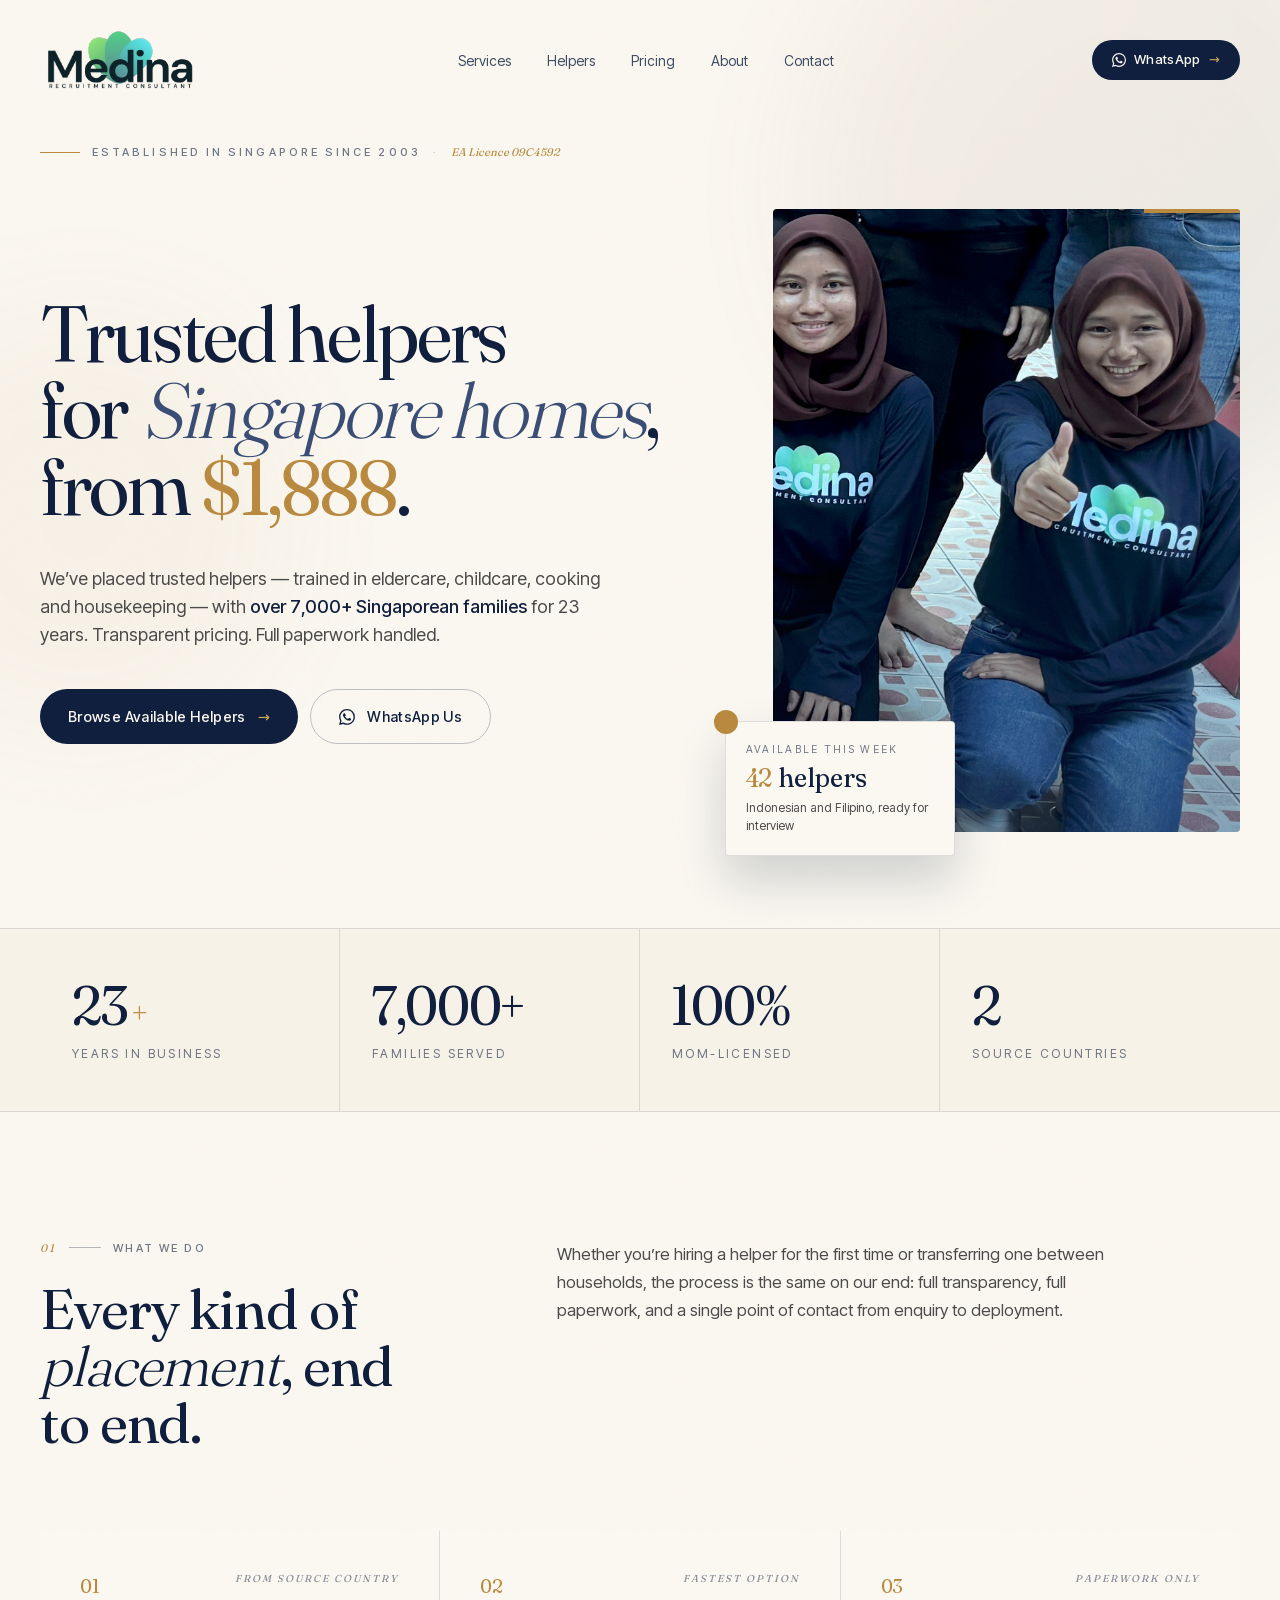
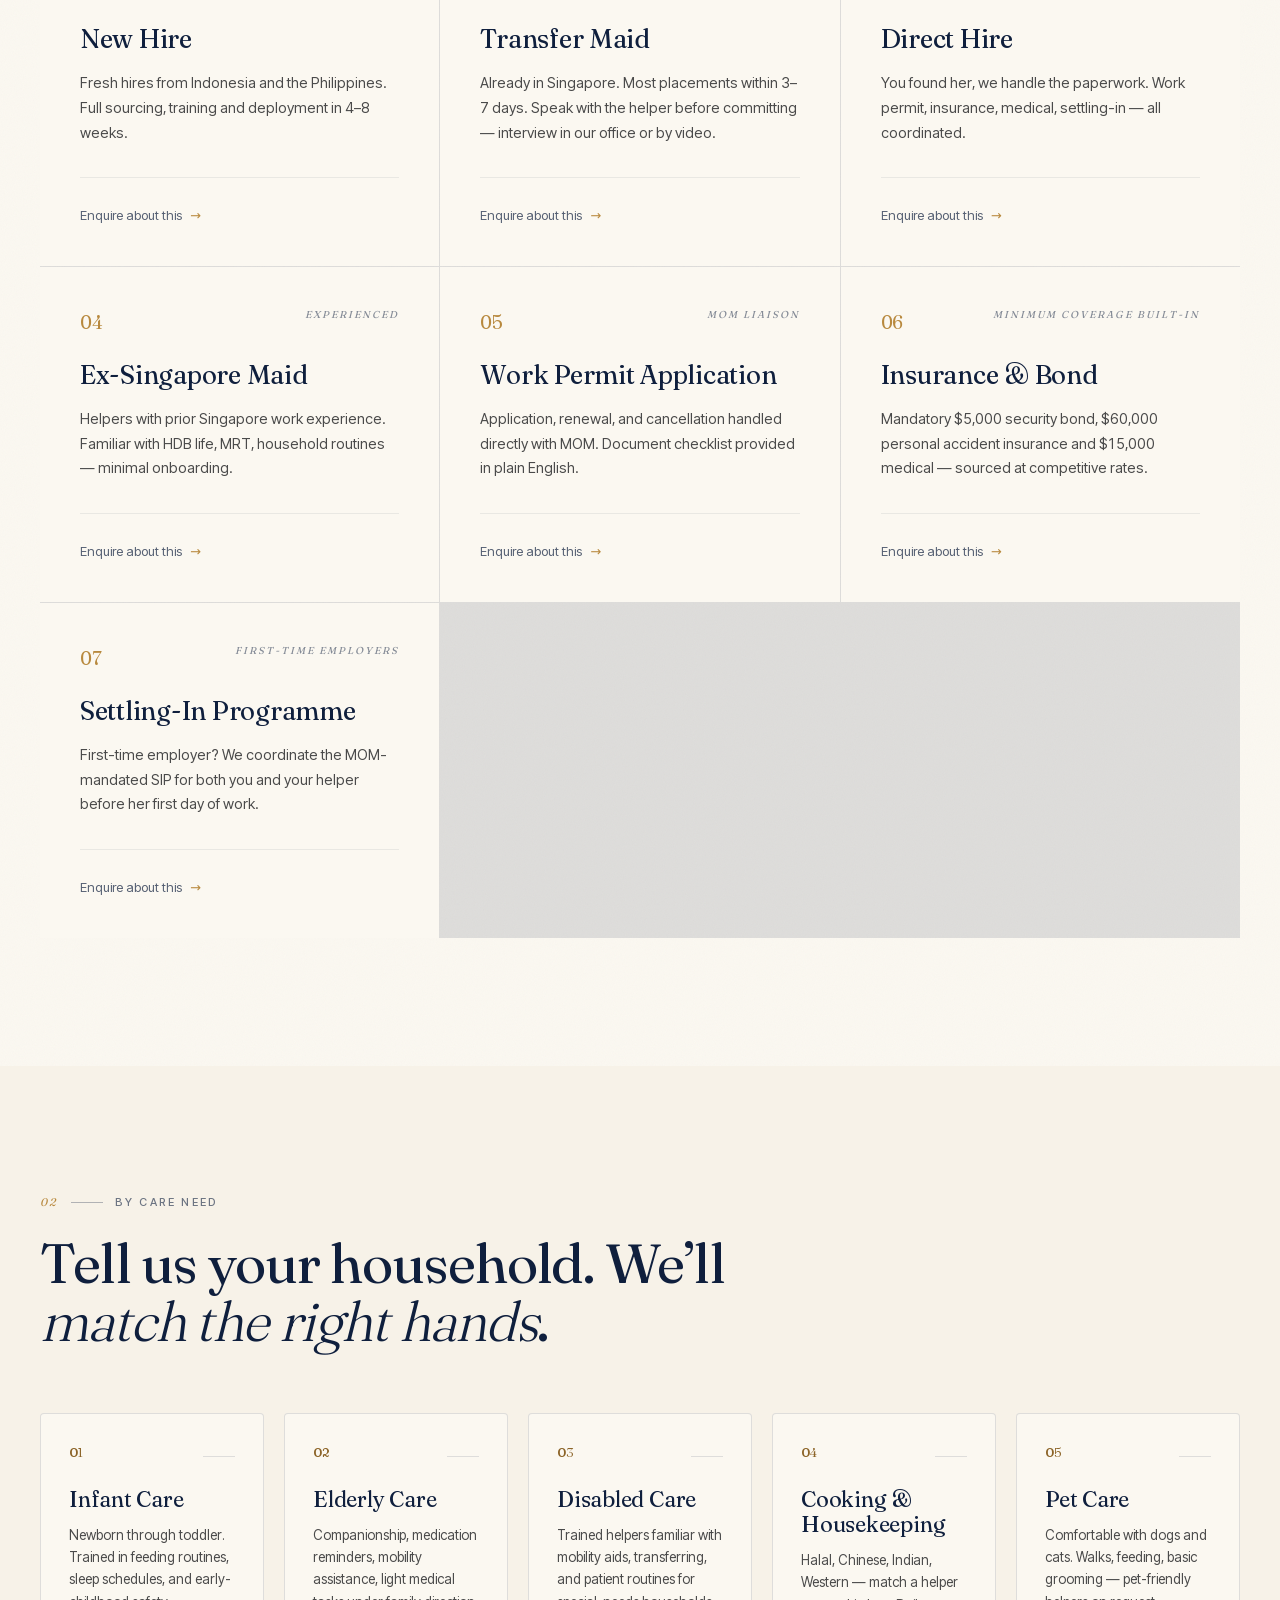
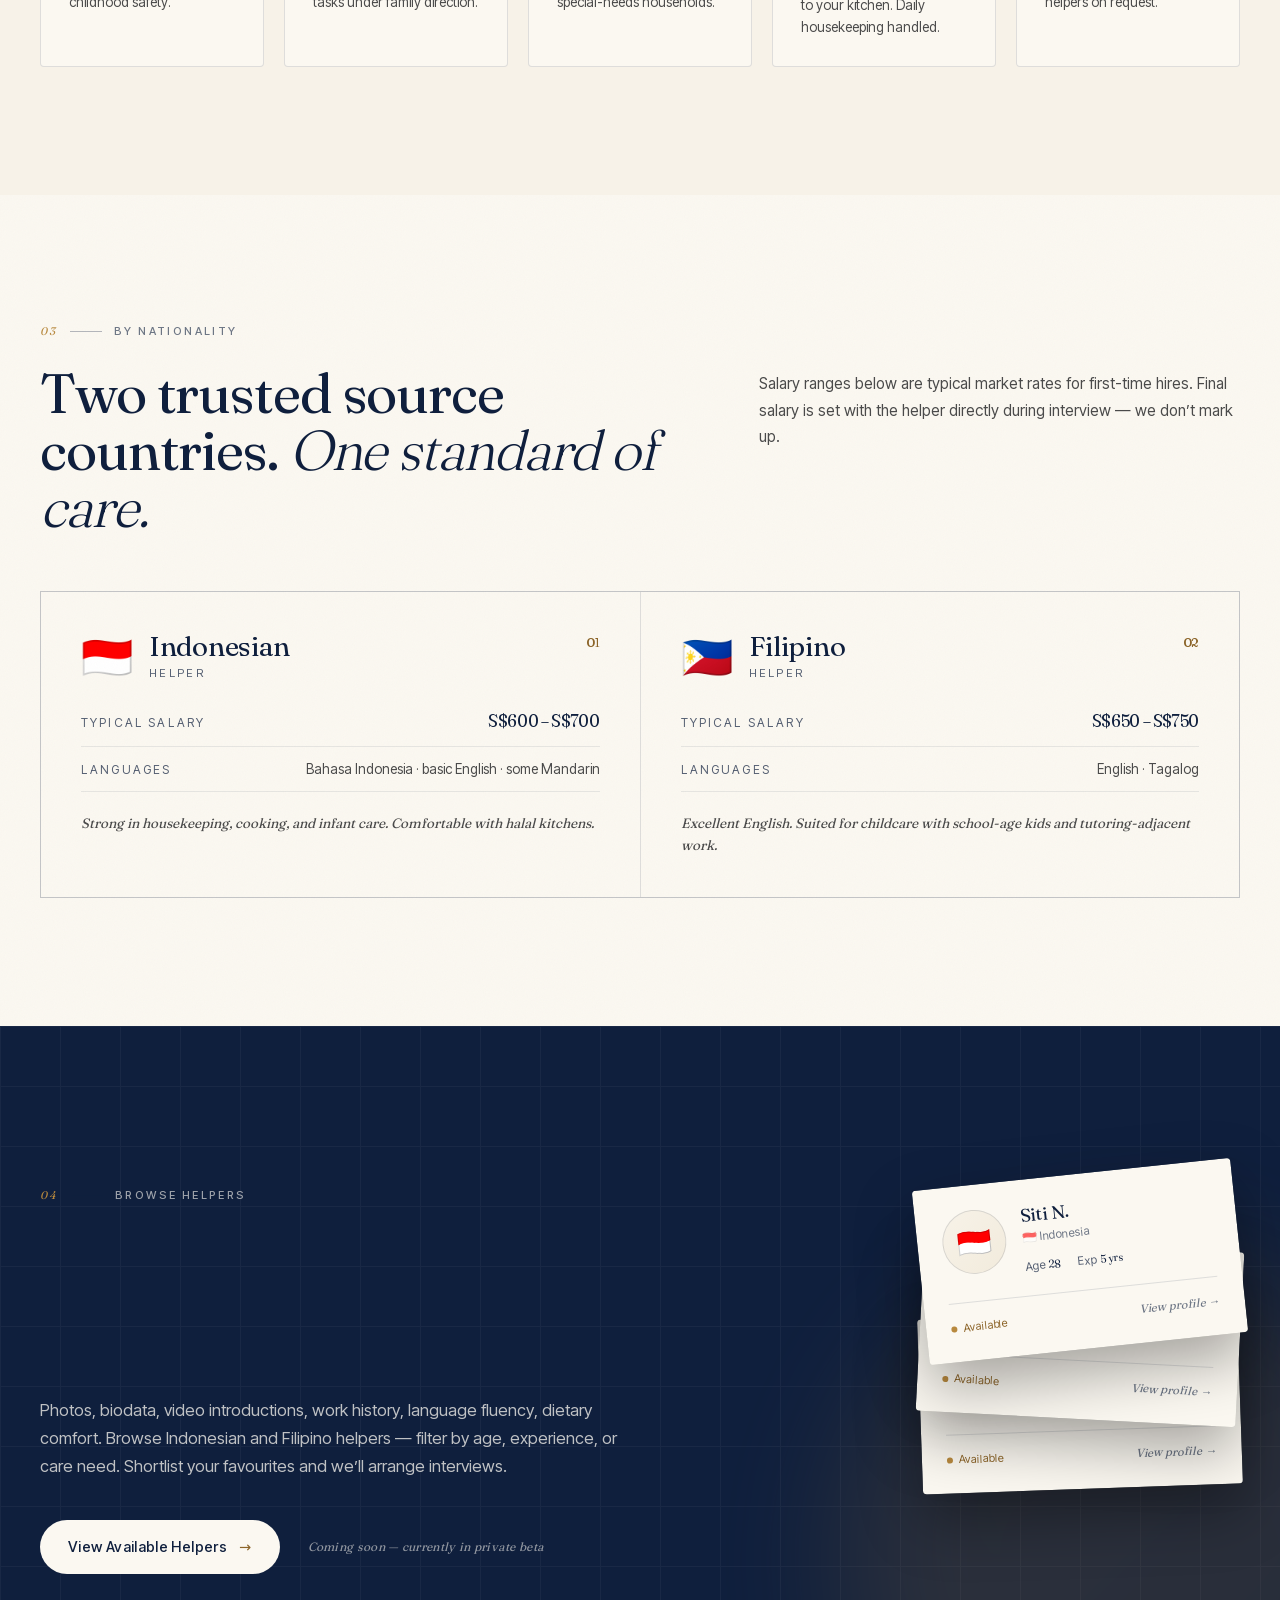
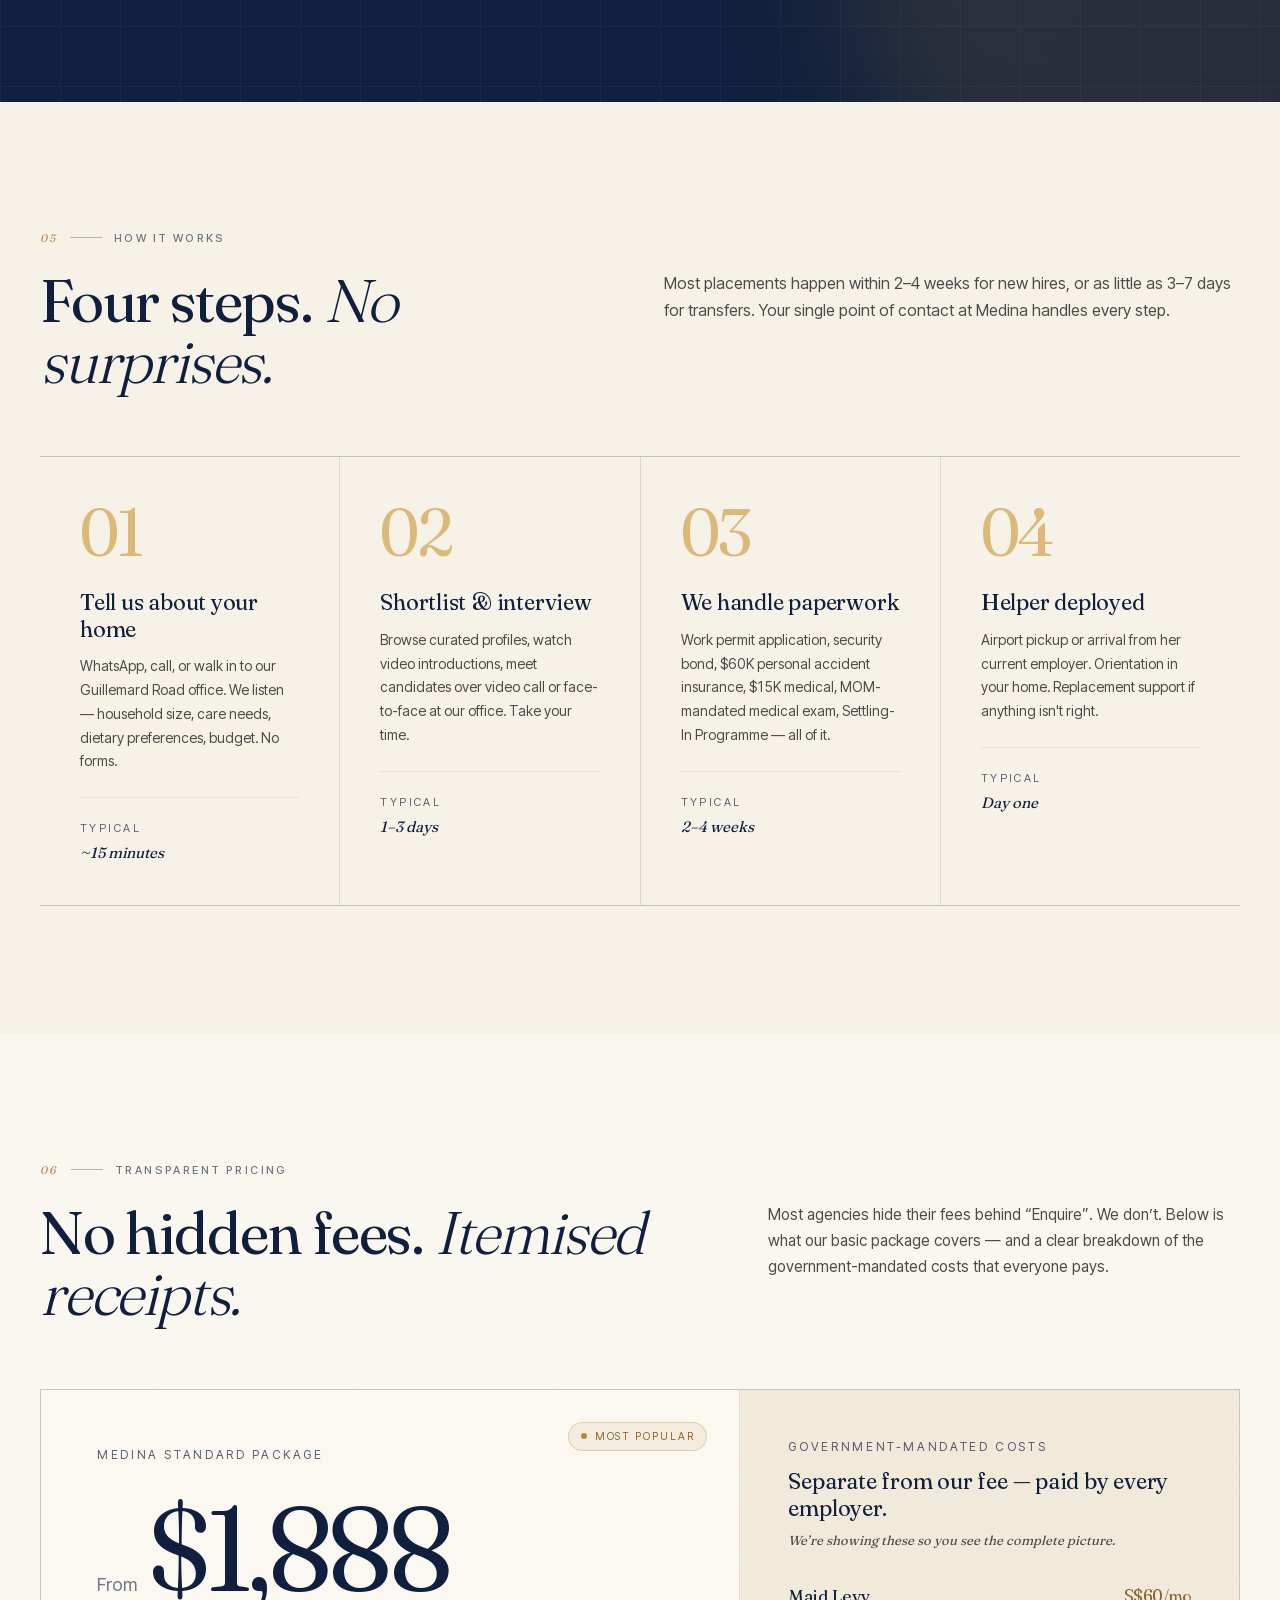
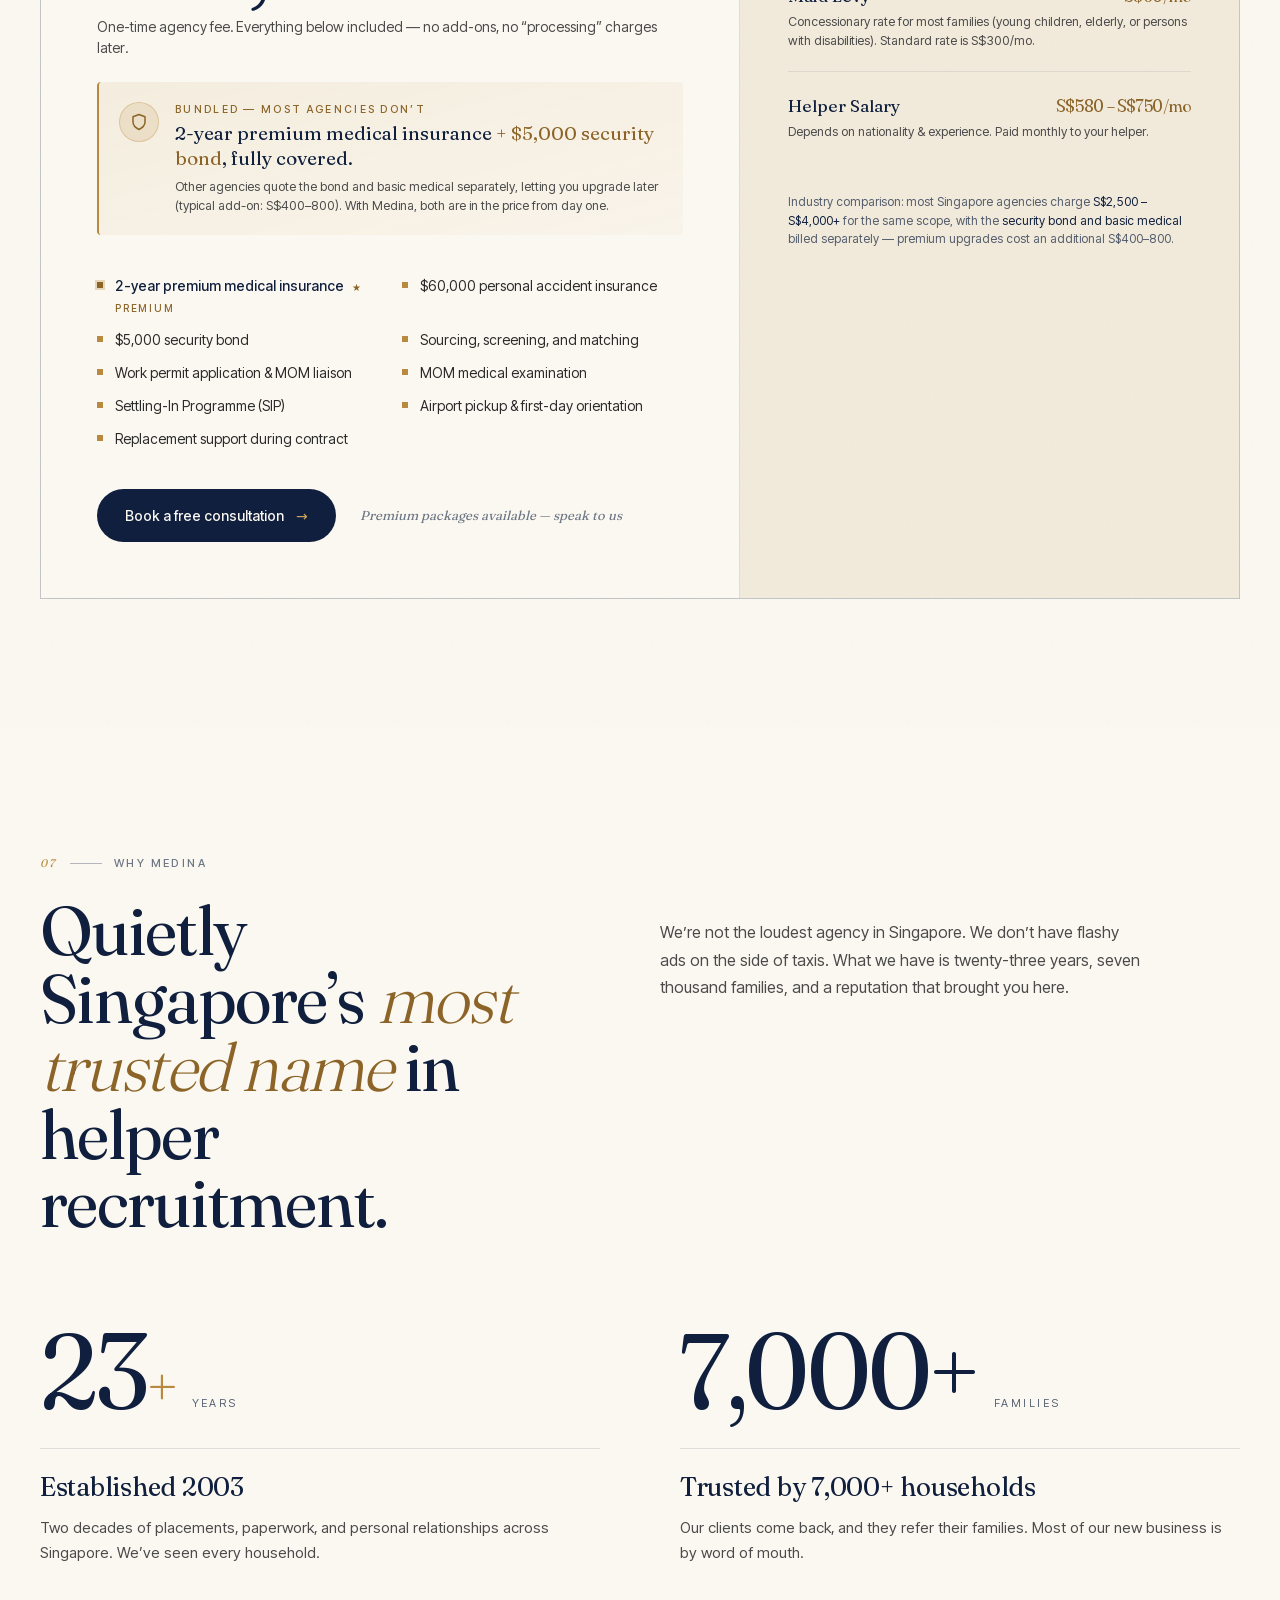
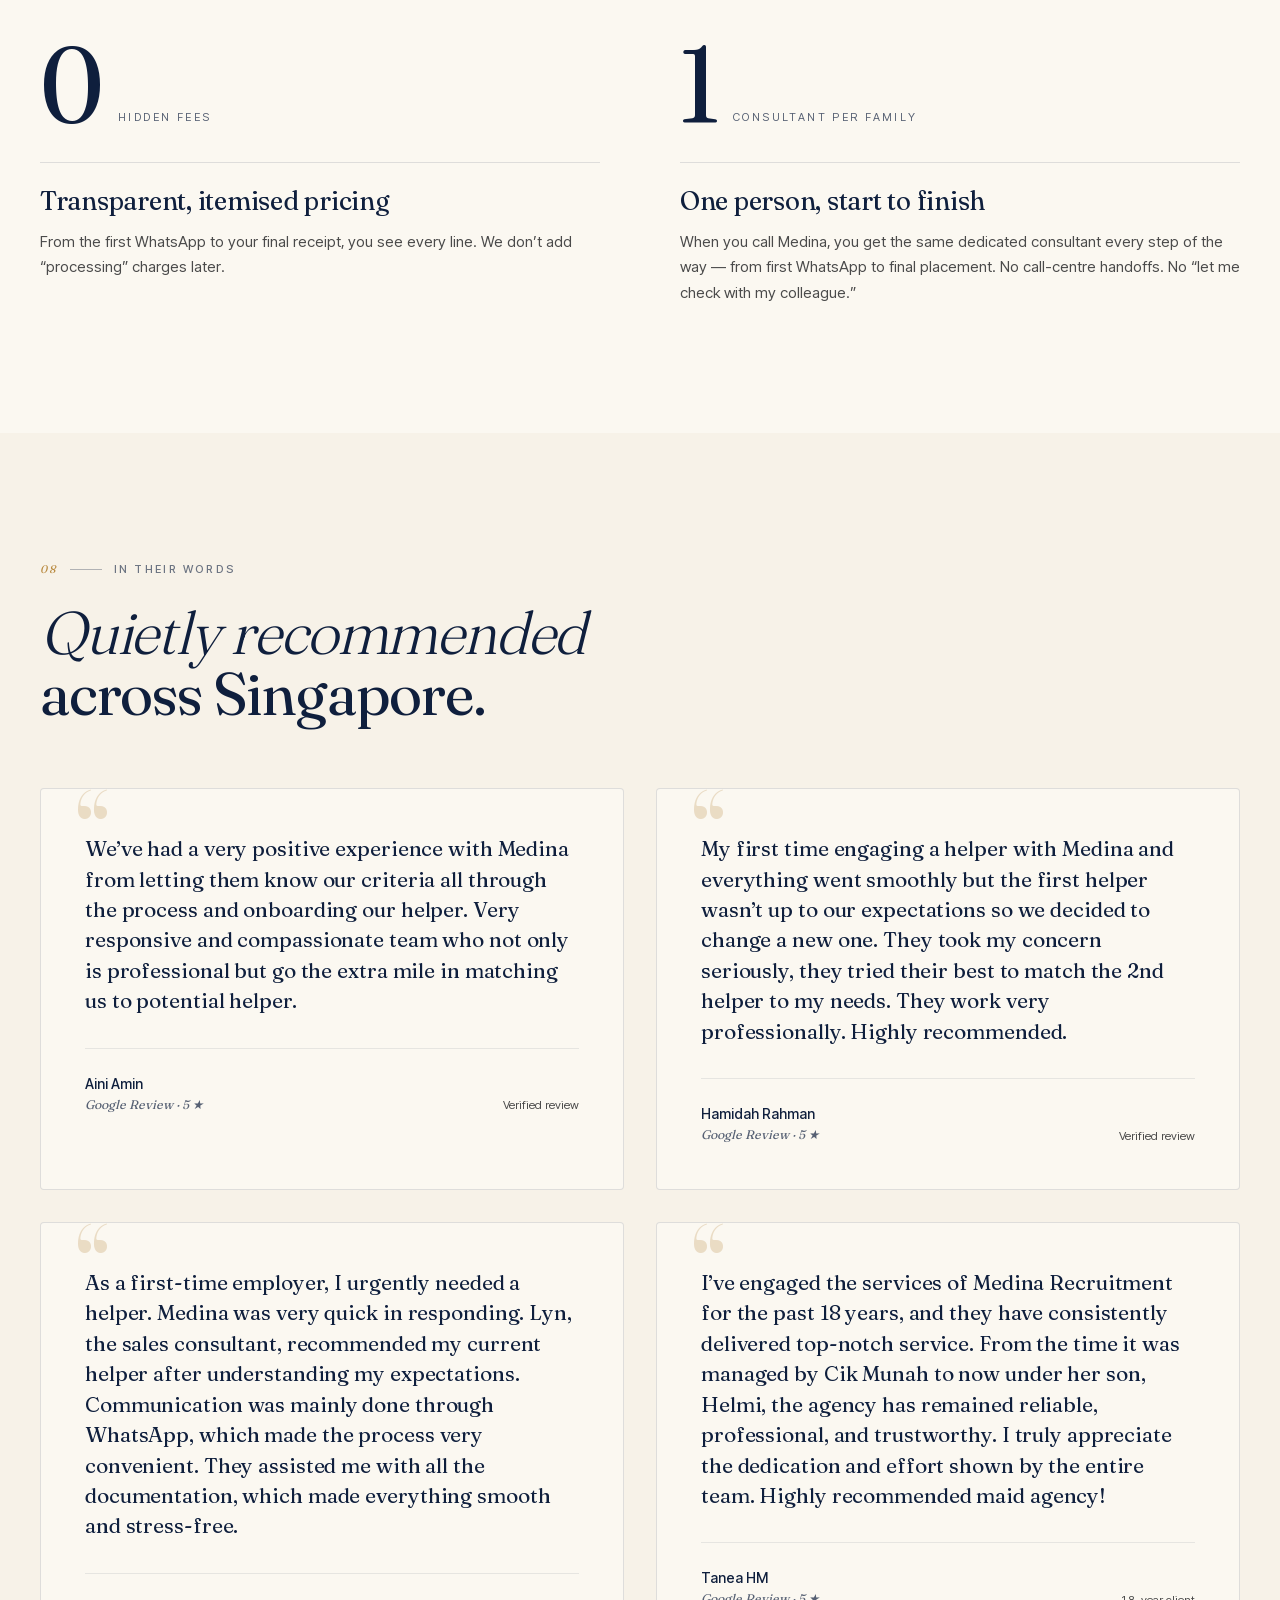
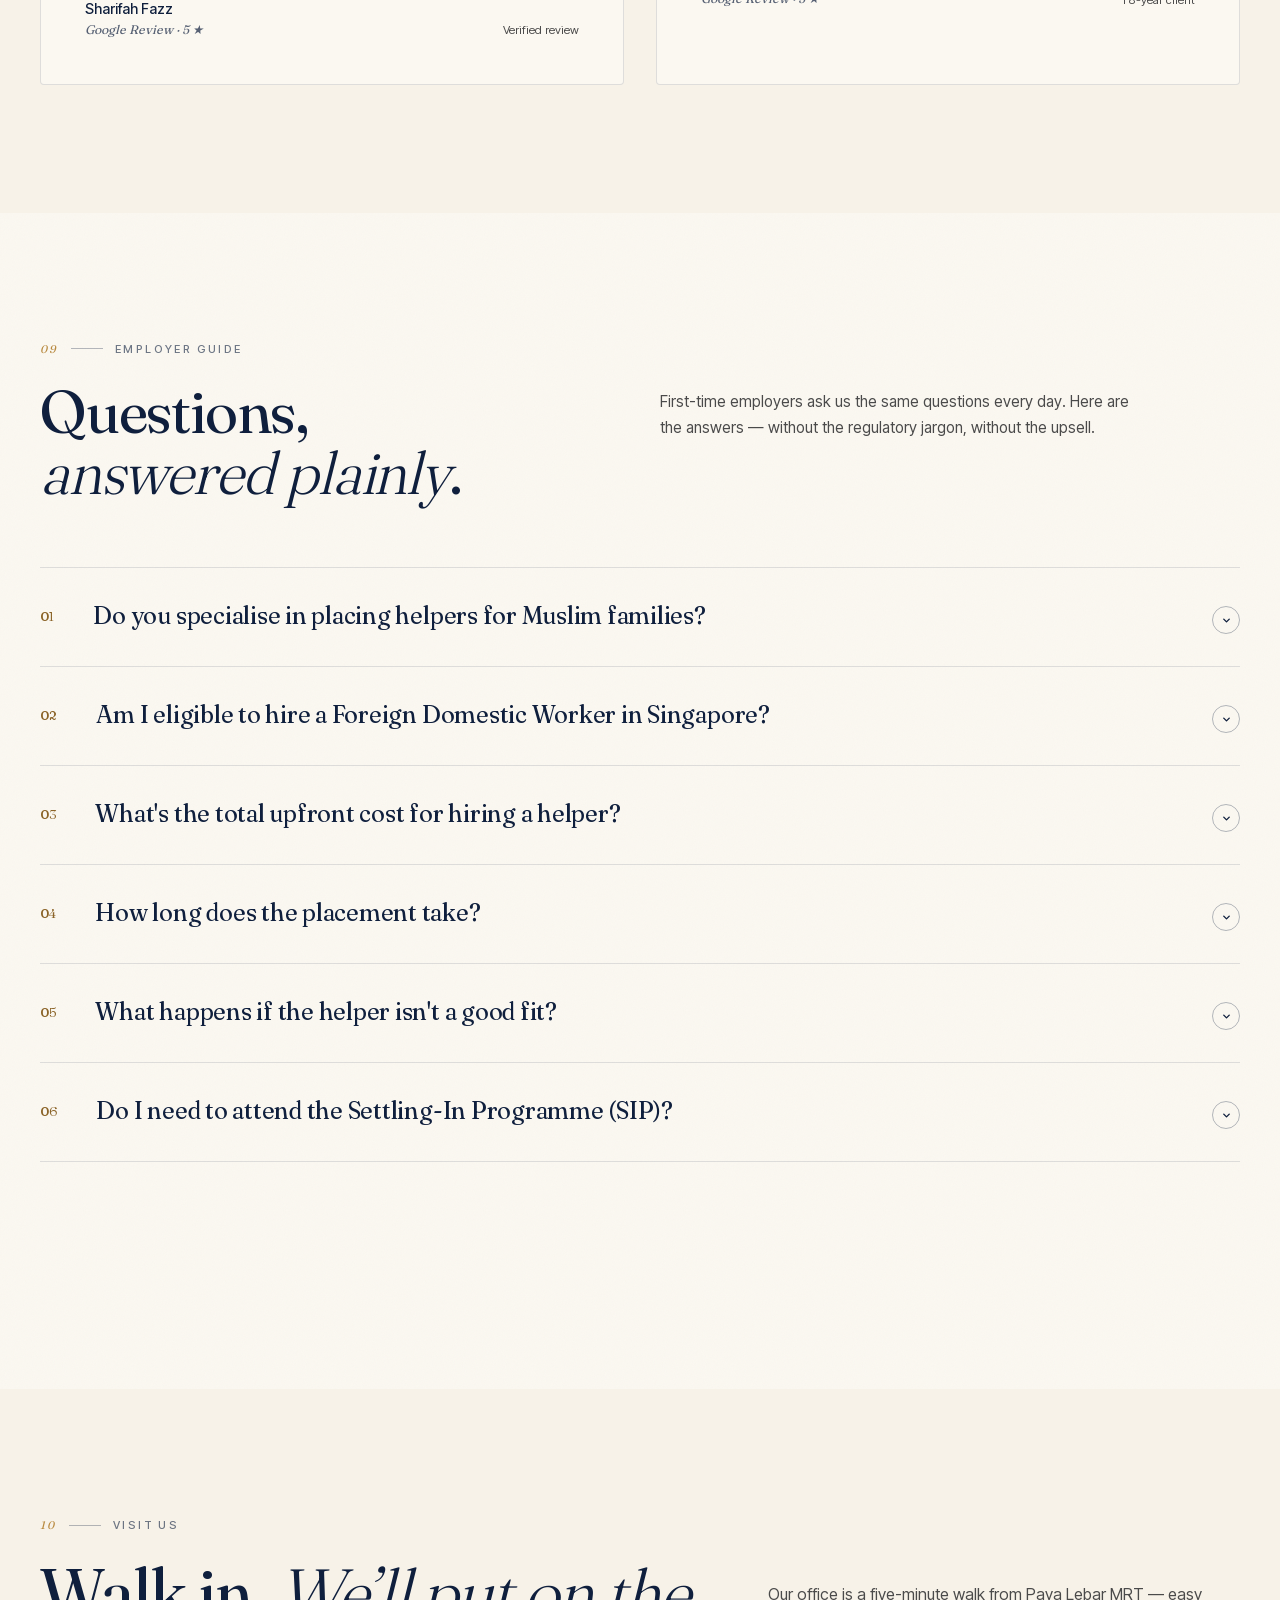
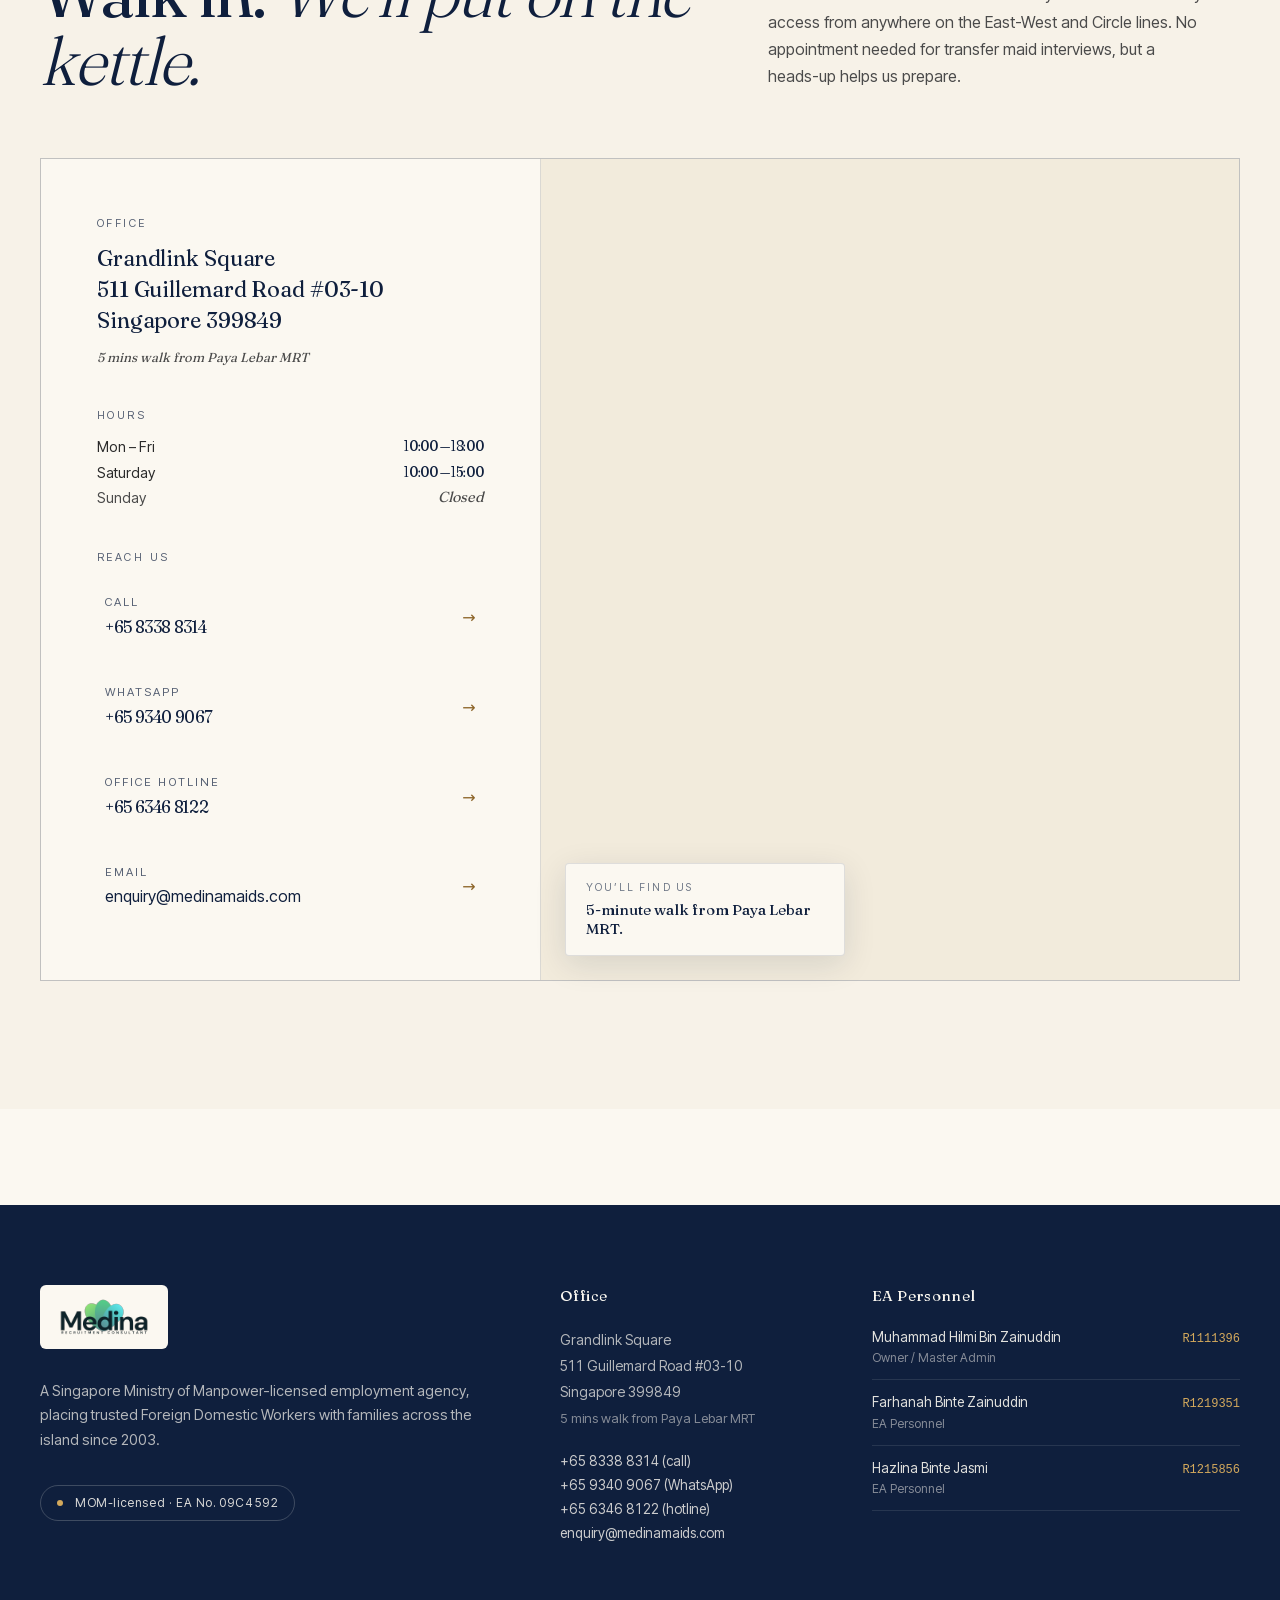
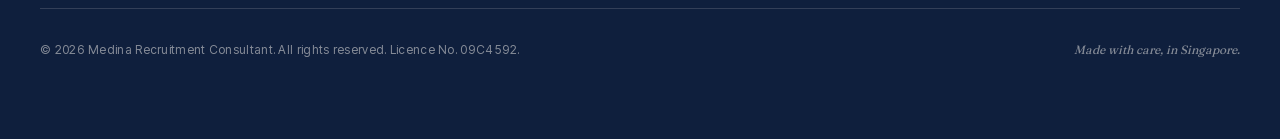
<file: index.html>
<!DOCTYPE html><html lang="en-SG" class="fraunces_1c703339-module__YBKb9q__variable inter_tight_74b408cd-module__lY0anG__variable h-full antialiased"><head><meta charSet="utf-8"/><meta name="viewport" content="width=device-width, initial-scale=1"/><link rel="preload" href="/_next/static/media/ab57efd000576a30-s.p.0.xyi-bdzzdcz.woff2" as="font" crossorigin="" type="font/woff2"/><link rel="preload" href="/_next/static/media/b67966e0b83b2cd0-s.p.04y9-s23ppywx.woff2" as="font" crossorigin="" type="font/woff2"/><link rel="preload" as="image" href="/medina-logo.svg"/><link rel="stylesheet" href="/_next/static/chunks/053z.w1rzexum.css" data-precedence="next"/><link rel="preload" as="script" fetchPriority="low" href="/_next/static/chunks/0tw5cfk81y8dh.js"/><script src="/_next/static/chunks/0af9h3eolaoe1.js" async=""></script><script src="/_next/static/chunks/114ewds8j-s7k.js" async=""></script><script src="/_next/static/chunks/0ea3sx7dxgyqn.js" async=""></script><script src="/_next/static/chunks/turbopack-0jzufcq0z9xas.js" async=""></script><script src="/_next/static/chunks/0ix5bfjgj~mt6.js" async=""></script><script src="/_next/static/chunks/0d_-6qo.t8vmp.js" async=""></script><script src="/_next/static/chunks/0h5.0719qu2ay.js" async=""></script><script src="/_next/static/chunks/0vk-5ym_0dtgm.js" async=""></script><meta name="next-size-adjust" content=""/><title>Medina Recruitment — Muslim Maid Agency in Singapore | Halal-Trained Helpers from $1,888</title><meta name="description" content="Singapore&#x27;s trusted Muslim maid agency since 2003. Family-run. 7,000+ families served. Indonesian and Filipino helpers trained in halal cooking, housekeeping, infant and elderly care. Packages from $1,888 — includes 2-year premium medical insurance and $5,000 security bond. MOM-licensed (EA 09C4592)."/><meta name="keywords" content="muslim maid agency Singapore,muslim maid agency,halal maid agency,maid agency for muslim family,agensi maid muslim Singapore,muslim helper agency Singapore,Indonesian muslim maid Singapore,maid agency Paya Lebar,maid agency Grandlink Square,$1,888 maid agency Singapore,transparent pricing maid agency,premium medical insurance maid,2-year medical insurance maid agency,transfer maid Singapore 3 days,maid agency Singapore,Indonesian maid Singapore,Filipino maid Singapore,transfer maid Singapore,FDW agency Singapore,domestic helper Singapore,MOM-licensed maid agency,first time hiring maid Singapore"/><meta name="robots" content="index, follow"/><meta name="googlebot" content="index, follow, max-image-preview:large, max-snippet:-1"/><link rel="canonical" href="https://medinamaids.com"/><meta property="og:title" content="Medina Recruitment — Singapore&#x27;s Trusted Muslim Maid Agency Since 2003"/><meta property="og:description" content="Family-run Muslim maid agency. Indonesian and Filipino helpers trained in halal cooking and housekeeping. Packages from $1,888 with 2-year premium medical and $5,000 bond included. 7,000+ families served. MOM-licensed."/><meta property="og:url" content="https://medinamaids.com"/><meta property="og:site_name" content="Medina Recruitment Consultant"/><meta property="og:locale" content="en_SG"/><meta property="og:image" content="https://medinamaids.com/opengraph-image?e7e95a8940df4bdd"/><meta property="og:image:type" content="image/png"/><meta property="og:image:width" content="1200"/><meta property="og:image:height" content="630"/><meta property="og:image:alt" content="Medina Recruitment Consultant — Singapore maid agency since 2003. Packages from S$1,888."/><meta property="og:type" content="website"/><meta name="twitter:card" content="summary_large_image"/><meta name="twitter:title" content="Medina Recruitment — Muslim Maid Agency Singapore Since 2003"/><meta name="twitter:description" content="Family-run. 7,000+ families served. Indonesian &amp; Filipino helpers trained in halal cooking. From $1,888."/><meta name="twitter:image" content="https://medinamaids.com/opengraph-image?e7e95a8940df4bdd"/><meta name="twitter:image:alt" content="Medina Recruitment Consultant — Singapore maid agency since 2003. Packages from S$1,888."/><meta name="twitter:image:type" content="image/png"/><meta name="twitter:image:width" content="1200"/><meta name="twitter:image:height" content="630"/><link rel="icon" href="/favicon.ico?favicon.0x3dzn~oxb6tn.ico" sizes="256x256" type="image/x-icon"/><link rel="icon" href="/medina-logo.svg"/><script src="/_next/static/chunks/03~yq9q893hmn.js" noModule=""></script></head><body class="min-h-full flex flex-col bg-paper text-charcoal"><div hidden=""><!--$--><!--/$--></div><script type="application/ld+json">{"@context":"https://schema.org","@type":["LocalBusiness","EmploymentAgency"],"@id":"https://medinamaids.com/#organization","name":"Medina Recruitment Consultant","alternateName":["Medina","Medina Maids","Medina Maid Agency"],"description":"Singapore's trusted family-run maid agency since 2003. MOM-licensed (EA 09C4592). Indonesian and Filipino helpers trained in eldercare, childcare, cooking and housekeeping. Packages from S$1,888 with 2-year premium medical insurance and S$5,000 security bond included.","url":"https://medinamaids.com","logo":"https://medinamaids.com/medina-logo.svg","image":"https://medinamaids.com/images/hero-helper-cropped.jpg","telephone":"+6583388314","email":"enquiry@medinamaids.com","foundingDate":"2003","founder":{"@type":"Person","name":"Cik Munah"},"address":{"@type":"PostalAddress","streetAddress":"511 Guillemard Road #03-10","addressLocality":"Singapore","postalCode":"399849","addressCountry":"SG"},"geo":{"@type":"GeoCoordinates","latitude":1.3162,"longitude":103.8888},"openingHoursSpecification":[{"@type":"OpeningHoursSpecification","dayOfWeek":["Monday","Tuesday","Wednesday","Thursday","Friday"],"opens":"10:00","closes":"18:00"},{"@type":"OpeningHoursSpecification","dayOfWeek":"Saturday","opens":"10:00","closes":"15:00"}],"priceRange":"S$1,888+","areaServed":{"@type":"Country","name":"Singapore"},"knowsAbout":["Muslim maid agency","Helpers trained in halal cooking","Indonesian maid placement","Filipino maid placement","Transfer maid Singapore","Foreign Domestic Worker recruitment","Work permit application","Settling-In Programme"],"identifier":{"@type":"PropertyValue","propertyID":"MOM EA Licence","value":"09C4592"},"aggregateRating":{"@type":"AggregateRating","ratingValue":"5.0","reviewCount":4,"bestRating":"5","worstRating":"1"},"review":[{"@type":"Review","author":{"@type":"Person","name":"Aini Amin"},"reviewRating":{"@type":"Rating","ratingValue":5,"bestRating":"5"},"reviewBody":"We've had a very positive experience with Medina from letting them know our criteria all through the process and onboarding our helper. Very responsive and compassionate team who not only is professional but go the extra mile in matching us to potential helper."},{"@type":"Review","author":{"@type":"Person","name":"Hamidah Rahman"},"reviewRating":{"@type":"Rating","ratingValue":5,"bestRating":"5"},"reviewBody":"My first time engaging a helper with Medina and everything went smoothly but the first helper wasn't up to our expectations so we decided to change a new one. They took my concern seriously, they tried their best to match the 2nd helper to my needs. They work very professionally. Highly recommended."},{"@type":"Review","author":{"@type":"Person","name":"Sharifah Fazz"},"reviewRating":{"@type":"Rating","ratingValue":5,"bestRating":"5"},"reviewBody":"As a first-time employer, I urgently needed a helper. Medina was very quick in responding. Lyn, the sales consultant, recommended my current helper after understanding my expectations. Communication was mainly done through WhatsApp, which made the process very convenient."},{"@type":"Review","author":{"@type":"Person","name":"Tanea HM"},"reviewRating":{"@type":"Rating","ratingValue":5,"bestRating":"5"},"reviewBody":"I've engaged the services of Medina Recruitment for the past 18 years, and they have consistently delivered top-notch service. From the time it was managed by Cik Munah to now under her son, Helmi, the agency has remained reliable, professional, and trustworthy. Highly recommended maid agency!"}],"employee":[{"@type":"Person","name":"Muhammad Hilmi Bin Zainuddin","jobTitle":"Owner / Master Admin","identifier":"R1111396"},{"@type":"Person","name":"Farhanah Binte Zainuddin","jobTitle":"EA Personnel","identifier":"R1219351"},{"@type":"Person","name":"Hazlina Binte Jasmi","jobTitle":"EA Personnel","identifier":"R1215856"}],"sameAs":["https://www.facebook.com/medinamaids/","https://www.medinamaids.com/"]}</script><script type="application/ld+json">{"@context":"https://schema.org","@type":"FAQPage","mainEntity":[{"@type":"Question","name":"Do you specialise in placing helpers for Muslim families?","acceptedAnswer":{"@type":"Answer","text":"Yes. Medina has been family-run since 2003 (founded by Cik Munah, now under her son Hilmi). Our helpers are trained in halal cooking, household routines, and respectful conduct around prayer times. The majority of our Indonesian helpers are Muslim themselves, so cultural and dietary fit is built in."}},{"@type":"Question","name":"Am I eligible to hire a Foreign Domestic Worker in Singapore?","acceptedAnswer":{"@type":"Answer","text":"Singapore Citizens or PRs aged 21+ with a household income above S$3,000/month are typically eligible. You'll need to pass MOM's online eligibility tool. We help every first-time employer through this — it's part of our standard service."}},{"@type":"Question","name":"What's the total upfront cost for hiring a helper?","acceptedAnswer":{"@type":"Answer","text":"Our agency fee starts from S$1,888 — and that includes the S$5,000 security bond and 2-year premium medical insurance. On top of that, you'll budget for the helper's first-month salary. Monthly, most families pay the concessionary levy of S$60."}},{"@type":"Question","name":"How long does the placement take?","acceptedAnswer":{"@type":"Answer","text":"Transfer maids: 3–7 days from interview to deployment. New hires from source country: 4–8 weeks, depending on documentation and embassy clearance."}},{"@type":"Question","name":"What happens if the helper isn't a good fit?","acceptedAnswer":{"@type":"Answer","text":"Our standard package includes replacement support during the contract period — we'll help you transfer her to another household and source a replacement. Specific terms are on every signed contract; nothing is hidden."}},{"@type":"Question","name":"Can I meet the helper in person before deciding?","acceptedAnswer":{"@type":"Answer","text":"Yes, and we encourage it. Walk into our office at 511 Guillemard Road (Grandlink Square, 5 mins from Paya Lebar MRT) for face-to-face interviews with transfer maids. For new hires from source country, we arrange video interviews."}}]}</script><script type="application/ld+json">{"@context":"https://schema.org","@type":"BreadcrumbList","itemListElement":[{"@type":"ListItem","position":1,"name":"Home","item":"https://medinamaids.com"}]}</script><header class="fixed top-0 left-0 right-0 z-50 transition-all duration-500 bg-transparent" style="opacity:0;transform:translateY(-32px)"><div class="mx-auto max-w-[1400px] px-6 lg:px-10"><div class="flex items-center justify-between py-4 lg:py-5"><a class="group" aria-label="Medina Recruitment Consultant — Home" href="/"><div class="relative h-14 w-28 sm:h-16 sm:w-32 lg:h-20 lg:w-40 transition-transform duration-500 group-hover:scale-[1.03]"><img alt="Medina Recruitment Consultant" decoding="async" data-nimg="fill" class="object-contain object-left" style="position:absolute;height:100%;width:100%;left:0;top:0;right:0;bottom:0;color:transparent" src="/medina-logo.svg"/></div></a><nav class="hidden lg:flex items-center gap-9"><a href="#services" class="text-[14px] text-ink/80 hover:text-ink transition-colors link-underline">Services</a><a href="#helpers" class="text-[14px] text-ink/80 hover:text-ink transition-colors link-underline">Helpers</a><a href="#pricing" class="text-[14px] text-ink/80 hover:text-ink transition-colors link-underline">Pricing</a><a href="#why" class="text-[14px] text-ink/80 hover:text-ink transition-colors link-underline">About</a><a href="#contact" class="text-[14px] text-ink/80 hover:text-ink transition-colors link-underline">Contact</a></nav><div class="flex items-center gap-3"><a href="https://wa.me/6593409067?text=Hi%20Medina%2C%20I&#x27;d%20like%20to%20enquire%20about%20hiring%20a%20helper." target="_blank" rel="noopener noreferrer" class="hidden md:inline-flex items-center gap-2 px-5 py-2.5 bg-ink text-paper rounded-full text-[13px] font-medium tracking-wide hover:bg-ink-soft transition-all hover:gap-3 group"><svg width="14" height="14" viewBox="0 0 24 24" fill="currentColor" class="transition-transform group-hover:rotate-6"><path d="M17.472 14.382c-.297-.149-1.758-.867-2.03-.967-.273-.099-.471-.148-.67.15-.197.297-.767.966-.94 1.164-.173.199-.347.223-.644.075-.297-.15-1.255-.463-2.39-1.475-.883-.788-1.48-1.761-1.653-2.059-.173-.297-.018-.458.13-.606.134-.133.298-.347.446-.52.149-.174.198-.298.298-.497.099-.198.05-.371-.025-.52-.075-.149-.669-1.612-.916-2.207-.242-.579-.487-.5-.669-.51-.173-.008-.371-.01-.57-.01-.198 0-.52.074-.792.372-.272.297-1.04 1.016-1.04 2.479 0 1.462 1.065 2.875 1.213 3.074.149.198 2.096 3.2 5.077 4.487.709.306 1.262.489 1.694.625.712.227 1.36.195 1.871.118.571-.085 1.758-.719 2.006-1.413.248-.694.248-1.289.173-1.413-.074-.124-.272-.198-.57-.347m-5.421 7.403h-.004a9.87 9.87 0 01-5.031-1.378l-.361-.214-3.741.982.998-3.648-.235-.374a9.86 9.86 0 01-1.51-5.26c.001-5.45 4.436-9.884 9.888-9.884 2.64 0 5.122 1.03 6.988 2.898a9.825 9.825 0 012.893 6.994c-.003 5.45-4.437 9.884-9.885 9.884m8.413-18.297A11.815 11.815 0 0012.05 0C5.495 0 .16 5.335.157 11.892c0 2.096.547 4.142 1.588 5.945L.057 24l6.305-1.654a11.882 11.882 0 005.683 1.448h.005c6.554 0 11.89-5.335 11.893-11.893a11.821 11.821 0 00-3.48-8.413z"></path></svg><span>WhatsApp</span><span class="text-gold-soft">→</span></a><button class="lg:hidden h-10 w-10 flex flex-col items-center justify-center gap-1.5 text-ink" aria-label="Menu"><span class="h-px w-5 bg-current transition-all duration-300 "></span><span class="h-px w-5 bg-current transition-all duration-300 "></span></button></div></div></div></header><main class="flex-1"><section class="relative pt-28 lg:pt-36 pb-16 lg:pb-24 overflow-hidden paper-grain"><div aria-hidden="true" class="absolute -top-32 -right-40 h-[640px] w-[640px] rounded-full opacity-[0.07] bg-gradient-to-br from-gold to-ink blur-3xl pointer-events-none"></div><div aria-hidden="true" class="absolute top-1/3 -left-32 h-[420px] w-[420px] rounded-full opacity-[0.05] bg-gold blur-3xl pointer-events-none"></div><div class="relative mx-auto max-w-[1400px] px-6 lg:px-10"><div class="flex items-center gap-3 text-[11px] uppercase tracking-[0.28em] text-ink/60 mb-8 lg:mb-12 flex-wrap" style="opacity:0;transform:translateY(12px)"><span class="h-px w-10 bg-gold"></span><span class="font-medium">Established in Singapore since 2003</span><span class="hidden sm:inline text-ink/30">·</span><span class="hidden sm:inline italic font-display text-gold normal-case tracking-normal">EA Licence <!-- -->09C4592</span></div><div class="grid grid-cols-1 lg:grid-cols-12 gap-12 lg:gap-14 items-center"><div class="lg:col-span-7"><h1 class="font-display text-[40px] sm:text-[56px] md:text-[68px] lg:text-[78px] leading-[0.98] tracking-[-0.03em] text-ink"><span class="block" style="opacity:0;transform:translateY(24px)">Trusted helpers</span><span class="block" style="opacity:0;transform:translateY(24px)">for<!-- --> <span class="italic font-light text-ink-mid">Singapore homes</span>,</span><span class="block" style="opacity:0;transform:translateY(24px)">from<!-- --> <span class="numeral text-gold">$<!-- -->1,888</span>.</span></h1><p class="mt-8 lg:mt-10 text-[16.5px] lg:text-[18px] leading-[1.55] text-charcoal-soft max-w-[560px]" style="opacity:0;transform:translateY(16px)">We’ve placed trusted helpers — trained in eldercare, childcare, cooking and housekeeping — with<!-- --> <strong class="text-ink font-medium">over <!-- -->7,000+<!-- --> Singaporean families</strong> <!-- -->for <!-- -->23<!-- --> years. Transparent pricing. Full paperwork handled.</p><div class="mt-8 lg:mt-10 flex flex-col sm:flex-row gap-3" style="opacity:0;transform:translateY(16px)"><a href="#helpers" class="group inline-flex items-center justify-center gap-3 px-7 py-4 bg-ink text-paper rounded-full text-[14.5px] font-medium tracking-wide hover:bg-ink-soft transition-all">Browse Available Helpers<span class="text-gold-soft transition-transform group-hover:translate-x-1">→</span></a><a href="https://wa.me/6593409067?text=Hi%20Medina%2C%20I&#x27;d%20like%20to%20enquire%20about%20hiring%20a%20helper." target="_blank" rel="noopener noreferrer" class="group inline-flex items-center justify-center gap-3 px-7 py-4 border border-ink/25 text-ink rounded-full text-[14.5px] font-medium tracking-wide hover:border-ink hover:bg-ink/5 transition-all"><svg width="16" height="16" viewBox="0 0 24 24" fill="currentColor"><path d="M17.472 14.382c-.297-.149-1.758-.867-2.03-.967-.273-.099-.471-.148-.67.15-.197.297-.767.966-.94 1.164-.173.199-.347.223-.644.075-.297-.15-1.255-.463-2.39-1.475-.883-.788-1.48-1.761-1.653-2.059-.173-.297-.018-.458.13-.606.134-.133.298-.347.446-.52.149-.174.198-.298.298-.497.099-.198.05-.371-.025-.52-.075-.149-.669-1.612-.916-2.207-.242-.579-.487-.5-.669-.51-.173-.008-.371-.01-.57-.01-.198 0-.52.074-.792.372-.272.297-1.04 1.016-1.04 2.479 0 1.462 1.065 2.875 1.213 3.074.149.198 2.096 3.2 5.077 4.487.709.306 1.262.489 1.694.625.712.227 1.36.195 1.871.118.571-.085 1.758-.719 2.006-1.413.248-.694.248-1.289.173-1.413-.074-.124-.272-.198-.57-.347m-5.421 7.403h-.004a9.87 9.87 0 01-5.031-1.378l-.361-.214-3.741.982.998-3.648-.235-.374a9.86 9.86 0 01-1.51-5.26c.001-5.45 4.436-9.884 9.888-9.884 2.64 0 5.122 1.03 6.988 2.898a9.825 9.825 0 012.893 6.994c-.003 5.45-4.437 9.884-9.885 9.884m8.413-18.297A11.815 11.815 0 0012.05 0C5.495 0 .16 5.335.157 11.892c0 2.096.547 4.142 1.588 5.945L.057 24l6.305-1.654a11.882 11.882 0 005.683 1.448h.005c6.554 0 11.89-5.335 11.893-11.893a11.821 11.821 0 00-3.48-8.413z"></path></svg>WhatsApp Us</a></div></div><div class="lg:col-span-5 relative" style="opacity:0;transform:scale(0.96)"><div class="relative aspect-[4/5] lg:aspect-[3/4] w-full overflow-hidden rounded-sm bg-paper-warm"><video src="/images/hero-video.mp4" poster="/images/hero-helper-cropped.jpg" autoPlay="" muted="" loop="" playsInline="" preload="none" aria-label="Medina helpers in a Singapore home" class="absolute inset-0 h-full w-full object-cover object-center"></video><div aria-hidden="true" class="absolute inset-0 bg-gradient-to-t from-ink/30 via-transparent to-transparent pointer-events-none"></div><div aria-hidden="true" class="absolute top-0 right-0 h-1 w-24 bg-gold z-10"></div></div><div class="hidden md:block absolute -left-6 -bottom-6 lg:-left-12 bg-paper border border-line p-5 rounded-sm shadow-[0_24px_48px_rgba(15,31,61,0.18)] max-w-[230px]" style="opacity:0;transform:translateY(24px)"><div class="absolute -top-3 -left-3 h-6 w-6 bg-gold rounded-full"></div><p class="text-[10.5px] uppercase tracking-[0.22em] text-ink/60 mb-2">Available this week</p><p class="font-display text-[26px] leading-[1.05] text-ink"><span class="numeral text-gold">42</span> helpers</p><p class="text-[12px] text-charcoal-soft mt-1.5 leading-[1.5]">Indonesian and Filipino, ready for interview</p></div></div></div></div></section><section class="border-y border-line bg-cream"><div class="mx-auto max-w-[1400px] px-6 lg:px-10"><div class="grid grid-cols-2 md:grid-cols-4 divide-y md:divide-y-0 md:divide-x divide-line"><div style="opacity:0;transform:translateY(16px)"><div class="px-4 md:px-8 py-10 md:py-12 text-center md:text-left"><div class="numeral text-[44px] md:text-[56px] leading-none text-ink flex items-baseline justify-center md:justify-start gap-1">23<span class="text-gold text-[36px]">+</span></div><div class="mt-3 text-[12px] uppercase tracking-[0.2em] text-ink/60">Years in business</div></div></div><div style="opacity:0;transform:translateY(16px)"><div class="px-4 md:px-8 py-10 md:py-12 text-center md:text-left"><div class="numeral text-[44px] md:text-[56px] leading-none text-ink flex items-baseline justify-center md:justify-start gap-1">7,000+</div><div class="mt-3 text-[12px] uppercase tracking-[0.2em] text-ink/60">Families served</div></div></div><div style="opacity:0;transform:translateY(16px)"><div class="px-4 md:px-8 py-10 md:py-12 text-center md:text-left"><div class="numeral text-[44px] md:text-[56px] leading-none text-ink flex items-baseline justify-center md:justify-start gap-1">100%</div><div class="mt-3 text-[12px] uppercase tracking-[0.2em] text-ink/60">MOM-licensed</div></div></div><div style="opacity:0;transform:translateY(16px)"><div class="px-4 md:px-8 py-10 md:py-12 text-center md:text-left"><div class="numeral text-[44px] md:text-[56px] leading-none text-ink flex items-baseline justify-center md:justify-start gap-1">2</div><div class="mt-3 text-[12px] uppercase tracking-[0.2em] text-ink/60">Source countries</div></div></div></div></div></section><section id="services" class="relative py-24 lg:py-32 paper-grain"><div class="mx-auto max-w-[1400px] px-6 lg:px-10"><div class="grid grid-cols-1 lg:grid-cols-12 gap-10 mb-16 lg:mb-20"><div class="lg:col-span-4" style="opacity:0;transform:translateY(16px)"><div class="flex items-center gap-3 text-[11px] uppercase tracking-[0.22em] text-ink/60 "><span class="font-display italic text-gold">01</span><span class="h-px w-8 bg-ink/30"></span><span class="font-medium">What we do</span></div><h2 class="mt-6 font-display text-[40px] lg:text-[56px] leading-[1.02] tracking-[-0.02em] text-ink">Every kind of <em class="font-light">placement</em>, end to end.</h2></div><div class="lg:col-span-7 lg:col-start-6" style="opacity:0;transform:translateY(16px)"><p class="text-[16.5px] leading-[1.7] text-charcoal-soft max-w-[560px]">Whether you’re hiring a helper for the first time or transferring one between households, the process is the same on our end: full transparency, full paperwork, and a single point of contact from enquiry to deployment.</p></div></div><div class="grid grid-cols-1 md:grid-cols-2 lg:grid-cols-3 gap-px bg-line"><div style="opacity:0;transform:translateY(16px)"><article class="group relative bg-paper p-8 lg:p-10 h-full transition-colors duration-500 hover:bg-cream"><div class="flex items-start justify-between mb-6"><span class="numeral text-[20px] text-gold">0<!-- -->1</span><span class="text-[10px] uppercase tracking-[0.2em] text-ink/50 italic font-display">From source country</span></div><h3 class="font-display text-[26px] leading-[1.15] tracking-[-0.01em] text-ink mb-4">New Hire</h3><p class="text-[14.5px] leading-[1.7] text-charcoal-soft">Fresh hires from Indonesia and the Philippines. Full sourcing, training and deployment in 4–8 weeks.</p><div class="mt-8 pt-6 border-t border-line/60"><span class="inline-flex items-center gap-2 text-[13px] text-ink/70 group-hover:text-ink transition-colors">Enquire about this<span class="text-gold transition-transform duration-500 group-hover:translate-x-1">→</span></span></div></article></div><div style="opacity:0;transform:translateY(16px)"><article class="group relative bg-paper p-8 lg:p-10 h-full transition-colors duration-500 hover:bg-cream"><div class="flex items-start justify-between mb-6"><span class="numeral text-[20px] text-gold">0<!-- -->2</span><span class="text-[10px] uppercase tracking-[0.2em] text-ink/50 italic font-display">Fastest option</span></div><h3 class="font-display text-[26px] leading-[1.15] tracking-[-0.01em] text-ink mb-4">Transfer Maid</h3><p class="text-[14.5px] leading-[1.7] text-charcoal-soft">Already in Singapore. Most placements within 3–7 days. Speak with the helper before committing — interview in our office or by video.</p><div class="mt-8 pt-6 border-t border-line/60"><span class="inline-flex items-center gap-2 text-[13px] text-ink/70 group-hover:text-ink transition-colors">Enquire about this<span class="text-gold transition-transform duration-500 group-hover:translate-x-1">→</span></span></div></article></div><div style="opacity:0;transform:translateY(16px)"><article class="group relative bg-paper p-8 lg:p-10 h-full transition-colors duration-500 hover:bg-cream"><div class="flex items-start justify-between mb-6"><span class="numeral text-[20px] text-gold">0<!-- -->3</span><span class="text-[10px] uppercase tracking-[0.2em] text-ink/50 italic font-display">Paperwork only</span></div><h3 class="font-display text-[26px] leading-[1.15] tracking-[-0.01em] text-ink mb-4">Direct Hire</h3><p class="text-[14.5px] leading-[1.7] text-charcoal-soft">You found her, we handle the paperwork. Work permit, insurance, medical, settling-in — all coordinated.</p><div class="mt-8 pt-6 border-t border-line/60"><span class="inline-flex items-center gap-2 text-[13px] text-ink/70 group-hover:text-ink transition-colors">Enquire about this<span class="text-gold transition-transform duration-500 group-hover:translate-x-1">→</span></span></div></article></div><div style="opacity:0;transform:translateY(16px)"><article class="group relative bg-paper p-8 lg:p-10 h-full transition-colors duration-500 hover:bg-cream"><div class="flex items-start justify-between mb-6"><span class="numeral text-[20px] text-gold">0<!-- -->4</span><span class="text-[10px] uppercase tracking-[0.2em] text-ink/50 italic font-display">Experienced</span></div><h3 class="font-display text-[26px] leading-[1.15] tracking-[-0.01em] text-ink mb-4">Ex-Singapore Maid</h3><p class="text-[14.5px] leading-[1.7] text-charcoal-soft">Helpers with prior Singapore work experience. Familiar with HDB life, MRT, household routines — minimal onboarding.</p><div class="mt-8 pt-6 border-t border-line/60"><span class="inline-flex items-center gap-2 text-[13px] text-ink/70 group-hover:text-ink transition-colors">Enquire about this<span class="text-gold transition-transform duration-500 group-hover:translate-x-1">→</span></span></div></article></div><div style="opacity:0;transform:translateY(16px)"><article class="group relative bg-paper p-8 lg:p-10 h-full transition-colors duration-500 hover:bg-cream"><div class="flex items-start justify-between mb-6"><span class="numeral text-[20px] text-gold">0<!-- -->5</span><span class="text-[10px] uppercase tracking-[0.2em] text-ink/50 italic font-display">MOM liaison</span></div><h3 class="font-display text-[26px] leading-[1.15] tracking-[-0.01em] text-ink mb-4">Work Permit Application</h3><p class="text-[14.5px] leading-[1.7] text-charcoal-soft">Application, renewal, and cancellation handled directly with MOM. Document checklist provided in plain English.</p><div class="mt-8 pt-6 border-t border-line/60"><span class="inline-flex items-center gap-2 text-[13px] text-ink/70 group-hover:text-ink transition-colors">Enquire about this<span class="text-gold transition-transform duration-500 group-hover:translate-x-1">→</span></span></div></article></div><div style="opacity:0;transform:translateY(16px)"><article class="group relative bg-paper p-8 lg:p-10 h-full transition-colors duration-500 hover:bg-cream"><div class="flex items-start justify-between mb-6"><span class="numeral text-[20px] text-gold">0<!-- -->6</span><span class="text-[10px] uppercase tracking-[0.2em] text-ink/50 italic font-display">Minimum coverage built-in</span></div><h3 class="font-display text-[26px] leading-[1.15] tracking-[-0.01em] text-ink mb-4">Insurance &amp; Bond</h3><p class="text-[14.5px] leading-[1.7] text-charcoal-soft">Mandatory $5,000 security bond, $60,000 personal accident insurance and $15,000 medical — sourced at competitive rates.</p><div class="mt-8 pt-6 border-t border-line/60"><span class="inline-flex items-center gap-2 text-[13px] text-ink/70 group-hover:text-ink transition-colors">Enquire about this<span class="text-gold transition-transform duration-500 group-hover:translate-x-1">→</span></span></div></article></div><div style="opacity:0;transform:translateY(16px)"><article class="group relative bg-paper p-8 lg:p-10 h-full transition-colors duration-500 hover:bg-cream"><div class="flex items-start justify-between mb-6"><span class="numeral text-[20px] text-gold">0<!-- -->7</span><span class="text-[10px] uppercase tracking-[0.2em] text-ink/50 italic font-display">First-time employers</span></div><h3 class="font-display text-[26px] leading-[1.15] tracking-[-0.01em] text-ink mb-4">Settling-In Programme</h3><p class="text-[14.5px] leading-[1.7] text-charcoal-soft">First-time employer? We coordinate the MOM-mandated SIP for both you and your helper before her first day of work.</p><div class="mt-8 pt-6 border-t border-line/60"><span class="inline-flex items-center gap-2 text-[13px] text-ink/70 group-hover:text-ink transition-colors">Enquire about this<span class="text-gold transition-transform duration-500 group-hover:translate-x-1">→</span></span></div></article></div></div></div></section><section class="relative py-24 lg:py-32 bg-cream"><div class="mx-auto max-w-[1400px] px-6 lg:px-10"><div style="opacity:0;transform:translateY(16px)"><div class="flex items-center gap-3 text-[11px] uppercase tracking-[0.22em] text-ink/60 "><span class="font-display italic text-gold">02</span><span class="h-px w-8 bg-ink/30"></span><span class="font-medium">By care need</span></div></div><div style="opacity:0;transform:translateY(16px)"><h2 class="mt-6 max-w-3xl font-display text-[40px] lg:text-[56px] leading-[1.02] tracking-[-0.02em] text-ink">Tell us your household. We’ll<!-- --> <em class="font-light">match the right hands</em>.</h2></div><div class="mt-16 grid grid-cols-1 md:grid-cols-2 lg:grid-cols-5 gap-4 lg:gap-5"><div style="opacity:0;transform:translateY(16px)"><article class="group relative h-full bg-paper border border-line p-7 rounded-sm hover:border-gold/40 hover:-translate-y-1 transition-all duration-500"><div class="flex items-baseline justify-between mb-6"><span class="numeral text-[14px] text-gold-deep">01</span><span class="h-px w-8 bg-line group-hover:w-12 group-hover:bg-gold transition-all duration-500"></span></div><h3 class="font-display text-[22px] leading-[1.15] text-ink mb-3 tracking-[-0.01em]">Infant Care</h3><p class="text-[13.5px] leading-[1.65] text-charcoal-soft">Newborn through toddler. Trained in feeding routines, sleep schedules, and early-childhood safety.</p></article></div><div style="opacity:0;transform:translateY(16px)"><article class="group relative h-full bg-paper border border-line p-7 rounded-sm hover:border-gold/40 hover:-translate-y-1 transition-all duration-500"><div class="flex items-baseline justify-between mb-6"><span class="numeral text-[14px] text-gold-deep">02</span><span class="h-px w-8 bg-line group-hover:w-12 group-hover:bg-gold transition-all duration-500"></span></div><h3 class="font-display text-[22px] leading-[1.15] text-ink mb-3 tracking-[-0.01em]">Elderly Care</h3><p class="text-[13.5px] leading-[1.65] text-charcoal-soft">Companionship, medication reminders, mobility assistance, light medical tasks under family direction.</p></article></div><div style="opacity:0;transform:translateY(16px)"><article class="group relative h-full bg-paper border border-line p-7 rounded-sm hover:border-gold/40 hover:-translate-y-1 transition-all duration-500"><div class="flex items-baseline justify-between mb-6"><span class="numeral text-[14px] text-gold-deep">03</span><span class="h-px w-8 bg-line group-hover:w-12 group-hover:bg-gold transition-all duration-500"></span></div><h3 class="font-display text-[22px] leading-[1.15] text-ink mb-3 tracking-[-0.01em]">Disabled Care</h3><p class="text-[13.5px] leading-[1.65] text-charcoal-soft">Trained helpers familiar with mobility aids, transferring, and patient routines for special-needs households.</p></article></div><div style="opacity:0;transform:translateY(16px)"><article class="group relative h-full bg-paper border border-line p-7 rounded-sm hover:border-gold/40 hover:-translate-y-1 transition-all duration-500"><div class="flex items-baseline justify-between mb-6"><span class="numeral text-[14px] text-gold-deep">04</span><span class="h-px w-8 bg-line group-hover:w-12 group-hover:bg-gold transition-all duration-500"></span></div><h3 class="font-display text-[22px] leading-[1.15] text-ink mb-3 tracking-[-0.01em]">Cooking &amp; Housekeeping</h3><p class="text-[13.5px] leading-[1.65] text-charcoal-soft">Halal, Chinese, Indian, Western — match a helper to your kitchen. Daily housekeeping handled.</p></article></div><div style="opacity:0;transform:translateY(16px)"><article class="group relative h-full bg-paper border border-line p-7 rounded-sm hover:border-gold/40 hover:-translate-y-1 transition-all duration-500"><div class="flex items-baseline justify-between mb-6"><span class="numeral text-[14px] text-gold-deep">05</span><span class="h-px w-8 bg-line group-hover:w-12 group-hover:bg-gold transition-all duration-500"></span></div><h3 class="font-display text-[22px] leading-[1.15] text-ink mb-3 tracking-[-0.01em]">Pet Care</h3><p class="text-[13.5px] leading-[1.65] text-charcoal-soft">Comfortable with dogs and cats. Walks, feeding, basic grooming — pet-friendly helpers on request.</p></article></div></div></div></section><section class="relative py-24 lg:py-32 paper-grain"><div class="mx-auto max-w-[1400px] px-6 lg:px-10"><div class="grid grid-cols-1 lg:grid-cols-12 gap-8 mb-14"><div class="lg:col-span-7" style="opacity:0;transform:translateY(16px)"><div class="flex items-center gap-3 text-[11px] uppercase tracking-[0.22em] text-ink/60 "><span class="font-display italic text-gold">03</span><span class="h-px w-8 bg-ink/30"></span><span class="font-medium">By nationality</span></div><h2 class="mt-6 font-display text-[40px] lg:text-[56px] leading-[1.02] tracking-[-0.02em] text-ink">Two trusted source countries.<!-- --> <em class="font-light">One standard of care.</em></h2></div><div class="lg:col-span-5 lg:pt-12" style="opacity:0;transform:translateY(16px)"><p class="text-[15.5px] leading-[1.7] text-charcoal-soft">Salary ranges below are typical market rates for first-time hires. Final salary is set with the helper directly during interview — we don’t mark up.</p></div></div><div class="grid grid-cols-1 md:grid-cols-2 gap-px bg-line border border-line"><div style="opacity:0;transform:translateY(16px)"><article class="group bg-paper p-8 lg:p-10 h-full transition-colors duration-500 hover:bg-paper-warm"><div class="flex items-start justify-between mb-6"><div class="flex items-center gap-4"><div class="text-[42px] leading-none">🇮🇩</div><div><h3 class="font-display text-[28px] leading-[1.05] text-ink tracking-[-0.01em]">Indonesian</h3><div class="text-[11.5px] uppercase tracking-[0.2em] text-ink/70 mt-1">Helper</div></div></div><span class="numeral text-[14px] text-gold-deep">0<!-- -->1</span></div><dl class="space-y-3 mb-5"><div class="flex items-baseline justify-between gap-4 pb-3 border-b border-line/70"><dt class="text-[12px] uppercase tracking-[0.18em] text-ink/70">Typical salary</dt><dd class="numeral text-[18px] text-ink">S$600 – S$700</dd></div><div class="flex items-baseline justify-between gap-4 pb-3 border-b border-line/70"><dt class="text-[12px] uppercase tracking-[0.18em] text-ink/70 shrink-0">Languages</dt><dd class="text-[13.5px] text-charcoal-soft text-right">Bahasa Indonesia · basic English · some Mandarin</dd></div></dl><p class="text-[13.5px] leading-[1.65] text-charcoal-soft italic font-display">Strong in housekeeping, cooking, and infant care. Comfortable with halal kitchens.</p></article></div><div style="opacity:0;transform:translateY(16px)"><article class="group bg-paper p-8 lg:p-10 h-full transition-colors duration-500 hover:bg-paper-warm"><div class="flex items-start justify-between mb-6"><div class="flex items-center gap-4"><div class="text-[42px] leading-none">🇵🇭</div><div><h3 class="font-display text-[28px] leading-[1.05] text-ink tracking-[-0.01em]">Filipino</h3><div class="text-[11.5px] uppercase tracking-[0.2em] text-ink/70 mt-1">Helper</div></div></div><span class="numeral text-[14px] text-gold-deep">0<!-- -->2</span></div><dl class="space-y-3 mb-5"><div class="flex items-baseline justify-between gap-4 pb-3 border-b border-line/70"><dt class="text-[12px] uppercase tracking-[0.18em] text-ink/70">Typical salary</dt><dd class="numeral text-[18px] text-ink">S$650 – S$750</dd></div><div class="flex items-baseline justify-between gap-4 pb-3 border-b border-line/70"><dt class="text-[12px] uppercase tracking-[0.18em] text-ink/70 shrink-0">Languages</dt><dd class="text-[13.5px] text-charcoal-soft text-right">English · Tagalog</dd></div></dl><p class="text-[13.5px] leading-[1.65] text-charcoal-soft italic font-display">Excellent English. Suited for childcare with school-age kids and tutoring-adjacent work.</p></article></div></div></div></section><section id="helpers" class="relative py-24 lg:py-32 bg-ink text-paper overflow-hidden"><div aria-hidden="true" class="absolute inset-0 opacity-[0.04]" style="background-image:linear-gradient(to right, #fff 1px, transparent 1px), linear-gradient(to bottom, #fff 1px, transparent 1px);background-size:60px 60px"></div><div aria-hidden="true" class="absolute -bottom-40 -right-40 h-[600px] w-[600px] rounded-full bg-gradient-to-br from-gold to-gold-deep blur-3xl" style="opacity:0;transform:scale(0.8)"></div><div class="relative mx-auto max-w-[1400px] px-6 lg:px-10"><div class="grid grid-cols-1 lg:grid-cols-12 gap-12 items-end"><div class="lg:col-span-7"><div style="opacity:0;transform:translateY(16px)"><div class="flex items-center gap-3 text-[11px] uppercase tracking-[0.22em] text-ink/60 text-paper/60"><span class="font-display italic text-gold">04</span><span class="h-px w-8 bg-ink/30"></span><span class="font-medium">Browse helpers</span></div></div><div style="opacity:0;transform:translateY(16px)"><h2 class="mt-6 font-display text-[40px] lg:text-[68px] leading-[1.0] tracking-[-0.025em]">Meet your<!-- --> <em class="font-light text-gold-soft">future helper</em> <!-- -->before you commit.</h2></div><div style="opacity:0;transform:translateY(16px)"><p class="mt-8 text-[16.5px] leading-[1.7] text-paper/75 max-w-[600px]">Photos, biodata, video introductions, work history, language fluency, dietary comfort. Browse Indonesian and Filipino helpers — filter by age, experience, or care need. Shortlist your favourites and we’ll arrange interviews.</p></div><div style="opacity:0;transform:translateY(16px)"><div class="mt-10 flex flex-wrap gap-3"><a href="/helpers" class="group inline-flex items-center gap-3 px-7 py-4 bg-paper text-ink rounded-full text-[14.5px] font-medium tracking-wide hover:bg-cream transition-all">View Available Helpers<span class="text-gold-deep transition-transform group-hover:translate-x-1">→</span></a><span class="inline-flex items-center gap-2 px-4 py-3 text-[12px] text-paper/55 tracking-wide italic font-display">Coming soon — currently in private beta</span></div></div></div><div class="lg:col-span-5 hidden lg:block" style="opacity:0;transform:translateY(16px)"><div class="relative h-[420px]"><div class="absolute right-0 w-[320px] bg-paper text-ink p-6 rounded-sm shadow-[0_24px_60px_rgba(0,0,0,0.35)] border border-paper/20" style="top:20px;z-index:10;opacity:0;transform:translateY(32px)"><div class="flex items-start gap-4"><div class="h-16 w-16 rounded-full bg-gradient-to-br from-cream to-paper-warm flex items-center justify-center text-[28px] shrink-0 border border-line">🇮🇩</div><div class="flex-1 min-w-0"><div class="font-display text-[18px] leading-tight text-ink">Siti N.</div><div class="text-[11.5px] text-ink/60 mt-0.5">🇮🇩 Indonesia</div><div class="mt-3 flex gap-4 text-[11.5px]"><span><span class="text-ink/70">Age</span> <span class="numeral text-ink">28</span></span><span><span class="text-ink/70">Exp</span> <span class="numeral text-ink">5 yrs</span></span></div></div></div><div class="mt-5 pt-4 border-t border-line flex items-center justify-between"><span class="inline-flex items-center gap-1.5 text-[11px] text-gold-deep"><span class="h-1.5 w-1.5 rounded-full bg-gold animate-pulse"></span>Available</span><span class="text-[11.5px] text-ink/60 italic font-display">View profile →</span></div></div><div class="absolute right-0 w-[320px] bg-paper text-ink p-6 rounded-sm shadow-[0_24px_60px_rgba(0,0,0,0.35)] border border-paper/20" style="top:90px;z-index:9;opacity:0;transform:translateY(32px)"><div class="flex items-start gap-4"><div class="h-16 w-16 rounded-full bg-gradient-to-br from-cream to-paper-warm flex items-center justify-center text-[28px] shrink-0 border border-line">🇵🇭</div><div class="flex-1 min-w-0"><div class="font-display text-[18px] leading-tight text-ink">Maria L.</div><div class="text-[11.5px] text-ink/60 mt-0.5">🇵🇭 Philippines</div><div class="mt-3 flex gap-4 text-[11.5px]"><span><span class="text-ink/70">Age</span> <span class="numeral text-ink">32</span></span><span><span class="text-ink/70">Exp</span> <span class="numeral text-ink">8 yrs</span></span></div></div></div><div class="mt-5 pt-4 border-t border-line flex items-center justify-between"><span class="inline-flex items-center gap-1.5 text-[11px] text-gold-deep"><span class="h-1.5 w-1.5 rounded-full bg-gold animate-pulse"></span>Available</span><span class="text-[11.5px] text-ink/60 italic font-display">View profile →</span></div></div><div class="absolute right-0 w-[320px] bg-paper text-ink p-6 rounded-sm shadow-[0_24px_60px_rgba(0,0,0,0.35)] border border-paper/20" style="top:160px;z-index:8;opacity:0;transform:translateY(32px)"><div class="flex items-start gap-4"><div class="h-16 w-16 rounded-full bg-gradient-to-br from-cream to-paper-warm flex items-center justify-center text-[28px] shrink-0 border border-line">🇮🇩</div><div class="flex-1 min-w-0"><div class="font-display text-[18px] leading-tight text-ink">Dewi S.</div><div class="text-[11.5px] text-ink/60 mt-0.5">🇮🇩 Indonesia</div><div class="mt-3 flex gap-4 text-[11.5px]"><span><span class="text-ink/70">Age</span> <span class="numeral text-ink">26</span></span><span><span class="text-ink/70">Exp</span> <span class="numeral text-ink">3 yrs</span></span></div></div></div><div class="mt-5 pt-4 border-t border-line flex items-center justify-between"><span class="inline-flex items-center gap-1.5 text-[11px] text-gold-deep"><span class="h-1.5 w-1.5 rounded-full bg-gold animate-pulse"></span>Available</span><span class="text-[11.5px] text-ink/60 italic font-display">View profile →</span></div></div></div></div></div></div></section><section class="relative py-24 lg:py-32 bg-cream"><div class="mx-auto max-w-[1400px] px-6 lg:px-10"><div class="grid grid-cols-1 lg:grid-cols-12 gap-12 mb-16"><div class="lg:col-span-5" style="opacity:0;transform:translateY(16px)"><div class="flex items-center gap-3 text-[11px] uppercase tracking-[0.22em] text-ink/60 "><span class="font-display italic text-gold">05</span><span class="h-px w-8 bg-ink/30"></span><span class="font-medium">How it works</span></div><h2 class="mt-6 font-display text-[40px] lg:text-[60px] leading-[1.02] tracking-[-0.02em] text-ink">Four steps. <em class="font-light">No surprises.</em></h2></div><div class="lg:col-span-6 lg:col-start-7 lg:pt-10" style="opacity:0;transform:translateY(16px)"><p class="text-[16px] leading-[1.7] text-charcoal-soft">Most placements happen within 2–4 weeks for new hires, or as little as 3–7 days for transfers. Your single point of contact at Medina handles every step.</p></div></div><div class="grid grid-cols-1 md:grid-cols-2 lg:grid-cols-4 gap-px bg-line border-y border-line" role="list" aria-label="How it works — four steps"><div style="opacity:0;transform:translateY(16px)"><div class="relative bg-cream p-8 lg:p-10 h-full" role="listitem"><div class="numeral text-[68px] leading-none text-gold-soft/80 mb-6">01</div><h3 class="font-display text-[22px] leading-[1.2] text-ink mb-3 tracking-[-0.01em]">Tell us about your home</h3><p class="text-[14px] leading-[1.7] text-charcoal-soft mb-6">WhatsApp, call, or walk in to our Guillemard Road office. We listen — household size, care needs, dietary preferences, budget. No forms.</p><div class="pt-4 border-t border-line/60"><span class="text-[11px] uppercase tracking-[0.22em] text-ink/70">Typical</span><div class="font-display italic text-[15px] text-ink mt-1">~15 minutes</div></div></div></div><div style="opacity:0;transform:translateY(16px)"><div class="relative bg-cream p-8 lg:p-10 h-full" role="listitem"><div class="numeral text-[68px] leading-none text-gold-soft/80 mb-6">02</div><h3 class="font-display text-[22px] leading-[1.2] text-ink mb-3 tracking-[-0.01em]">Shortlist &amp; interview</h3><p class="text-[14px] leading-[1.7] text-charcoal-soft mb-6">Browse curated profiles, watch video introductions, meet candidates over video call or face-to-face at our office. Take your time.</p><div class="pt-4 border-t border-line/60"><span class="text-[11px] uppercase tracking-[0.22em] text-ink/70">Typical</span><div class="font-display italic text-[15px] text-ink mt-1">1–3 days</div></div></div></div><div style="opacity:0;transform:translateY(16px)"><div class="relative bg-cream p-8 lg:p-10 h-full" role="listitem"><div class="numeral text-[68px] leading-none text-gold-soft/80 mb-6">03</div><h3 class="font-display text-[22px] leading-[1.2] text-ink mb-3 tracking-[-0.01em]">We handle paperwork</h3><p class="text-[14px] leading-[1.7] text-charcoal-soft mb-6">Work permit application, security bond, $60K personal accident insurance, $15K medical, MOM-mandated medical exam, Settling-In Programme — all of it.</p><div class="pt-4 border-t border-line/60"><span class="text-[11px] uppercase tracking-[0.22em] text-ink/70">Typical</span><div class="font-display italic text-[15px] text-ink mt-1">2–4 weeks</div></div></div></div><div style="opacity:0;transform:translateY(16px)"><div class="relative bg-cream p-8 lg:p-10 h-full" role="listitem"><div class="numeral text-[68px] leading-none text-gold-soft/80 mb-6">04</div><h3 class="font-display text-[22px] leading-[1.2] text-ink mb-3 tracking-[-0.01em]">Helper deployed</h3><p class="text-[14px] leading-[1.7] text-charcoal-soft mb-6">Airport pickup or arrival from her current employer. Orientation in your home. Replacement support if anything isn&#x27;t right.</p><div class="pt-4 border-t border-line/60"><span class="text-[11px] uppercase tracking-[0.22em] text-ink/70">Typical</span><div class="font-display italic text-[15px] text-ink mt-1">Day one</div></div></div></div></div></div></section><section id="pricing" class="relative py-24 lg:py-32 paper-grain"><div class="mx-auto max-w-[1400px] px-6 lg:px-10"><div class="grid grid-cols-1 lg:grid-cols-12 gap-12 mb-16"><div class="lg:col-span-7" style="opacity:0;transform:translateY(16px)"><div class="flex items-center gap-3 text-[11px] uppercase tracking-[0.22em] text-ink/60 "><span class="font-display italic text-gold">06</span><span class="h-px w-8 bg-ink/30"></span><span class="font-medium">Transparent pricing</span></div><h2 class="mt-6 font-display text-[40px] lg:text-[60px] leading-[1.02] tracking-[-0.02em] text-ink">No hidden fees.<!-- --> <em class="font-light">Itemised receipts.</em></h2></div><div class="lg:col-span-5 lg:pt-10" style="opacity:0;transform:translateY(16px)"><p class="text-[15.5px] leading-[1.7] text-charcoal-soft">Most agencies hide their fees behind “Enquire”. We don’t. Below is what our basic package covers — and a clear breakdown of the government-mandated costs that everyone pays.</p></div></div><div class="grid grid-cols-1 lg:grid-cols-12 gap-px bg-line border border-line"><div class="lg:col-span-7 bg-paper p-10 lg:p-14 relative"><div class="absolute top-8 right-8 inline-flex items-center gap-2 px-3 py-1.5 bg-gold/10 border border-gold/30 rounded-full text-[10.5px] tracking-[0.18em] uppercase text-gold-deep"><span class="h-1.5 w-1.5 rounded-full bg-gold animate-pulse"></span>Most popular</div><div class="text-[12px] uppercase tracking-[0.22em] text-ink/70 mb-6">Medina Standard Package</div><div class="flex items-baseline gap-3 mb-2"><span class="text-[18px] text-ink/60">From</span><span class="numeral text-[88px] lg:text-[120px] leading-none text-ink tracking-[-0.04em]">$<!-- -->1,888</span></div><p class="text-[14px] text-charcoal-soft mb-6">One-time agency fee. Everything below included — no add-ons, no “processing” charges later.</p><div class="mb-10 flex items-start gap-4 p-5 bg-gradient-to-br from-gold/10 to-gold-soft/5 border-l-2 border-gold rounded-sm"><div class="shrink-0 h-10 w-10 rounded-full bg-gold/15 border border-gold/30 flex items-center justify-center"><svg width="18" height="18" viewBox="0 0 24 24" fill="none" stroke="currentColor" stroke-width="2" class="text-gold-deep"><path d="M12 22s8-4 8-10V5l-8-3-8 3v7c0 6 8 10 8 10z" stroke-linecap="round" stroke-linejoin="round"></path></svg></div><div><div class="text-[10.5px] uppercase tracking-[0.22em] text-gold-deep font-medium mb-1">Bundled — most agencies don’t</div><div class="font-display text-[19px] leading-[1.3] text-ink">2-year premium medical insurance<!-- --> <span class="text-gold-deep">+ $5,000 security bond</span>, fully covered.</div><div class="text-[12.5px] text-charcoal-soft mt-1.5 leading-[1.55]">Other agencies quote the bond and basic medical separately, letting you upgrade later (typical add-on: S$400–800). With Medina, both are in the price from day one.</div></div></div><ul class="grid grid-cols-1 sm:grid-cols-2 gap-y-3 gap-x-6 mb-10"><li class="flex items-start gap-3 text-[14px] text-ink font-medium"><span class="mt-[7px] shrink-0 h-1.5 w-1.5 bg-gold-deep ring-2 ring-gold/30"></span><span>2-year premium medical insurance<span class="ml-2 text-[10px] uppercase tracking-[0.18em] text-gold-deep align-middle">★ Premium</span></span></li><li class="flex items-start gap-3 text-[14px] text-charcoal"><span class="mt-[7px] shrink-0 h-1.5 w-1.5 bg-gold"></span><span>$60,000 personal accident insurance</span></li><li class="flex items-start gap-3 text-[14px] text-charcoal"><span class="mt-[7px] shrink-0 h-1.5 w-1.5 bg-gold"></span><span>$5,000 security bond</span></li><li class="flex items-start gap-3 text-[14px] text-charcoal"><span class="mt-[7px] shrink-0 h-1.5 w-1.5 bg-gold"></span><span>Sourcing, screening, and matching</span></li><li class="flex items-start gap-3 text-[14px] text-charcoal"><span class="mt-[7px] shrink-0 h-1.5 w-1.5 bg-gold"></span><span>Work permit application &amp; MOM liaison</span></li><li class="flex items-start gap-3 text-[14px] text-charcoal"><span class="mt-[7px] shrink-0 h-1.5 w-1.5 bg-gold"></span><span>MOM medical examination</span></li><li class="flex items-start gap-3 text-[14px] text-charcoal"><span class="mt-[7px] shrink-0 h-1.5 w-1.5 bg-gold"></span><span>Settling-In Programme (SIP)</span></li><li class="flex items-start gap-3 text-[14px] text-charcoal"><span class="mt-[7px] shrink-0 h-1.5 w-1.5 bg-gold"></span><span>Airport pickup &amp; first-day orientation</span></li><li class="flex items-start gap-3 text-[14px] text-charcoal"><span class="mt-[7px] shrink-0 h-1.5 w-1.5 bg-gold"></span><span>Replacement support during contract</span></li></ul><div class="flex flex-wrap gap-3"><a href="https://wa.me/6593409067?text=Hi%20Medina%2C%20I&#x27;d%20like%20to%20know%20more%20about%20the%20%241%2C888%20package." target="_blank" rel="noopener noreferrer" class="inline-flex items-center gap-3 px-7 py-4 bg-ink text-paper rounded-full text-[14px] font-medium hover:bg-ink-soft transition-all group">Book a free consultation<span class="text-gold-soft transition-transform group-hover:translate-x-1">→</span></a><span class="inline-flex items-center text-[13px] text-ink/60 italic font-display px-3">Premium packages available — speak to us</span></div></div><aside class="lg:col-span-5 bg-paper-warm p-10 lg:p-12"><div class="text-[12px] uppercase tracking-[0.22em] text-ink/70 mb-3">Government-mandated costs</div><p class="font-display text-[22px] leading-[1.25] text-ink mb-2 tracking-[-0.01em]">Separate from our fee — paid by every employer.</p><p class="text-[13px] text-charcoal-soft mb-8 italic font-display">We’re showing these so you see the complete picture.</p><ul class="space-y-5"><li class="pb-5 border-b border-line/70 last:border-0"><div class="flex items-baseline justify-between gap-3 mb-1"><h3 class="font-display text-[17px] text-ink">Maid Levy</h3><span class="numeral text-[18px] text-gold-deep whitespace-nowrap">S$60/mo</span></div><p class="text-[12.5px] text-charcoal-soft">Concessionary rate for most families (young children, elderly, or persons with disabilities). Standard rate is S$300/mo.</p></li><li class="pb-5 border-b border-line/70 last:border-0"><div class="flex items-baseline justify-between gap-3 mb-1"><h3 class="font-display text-[17px] text-ink">Helper Salary</h3><span class="numeral text-[18px] text-gold-deep whitespace-nowrap">S$580 – S$750/mo</span></div><p class="text-[12.5px] text-charcoal-soft">Depends on nationality &amp; experience. Paid monthly to your helper.</p></li></ul><p class="mt-8 text-[12px] text-ink/70 leading-[1.55]">Industry comparison: most Singapore agencies charge<!-- --> <span class="text-ink">S$2,500 – S$4,000+</span> for the same scope, with the <span class="text-ink">security bond and basic medical</span> billed separately — premium upgrades cost an additional S$400–800.</p></aside></div></div></section><section id="why" class="relative py-24 lg:py-32 bg-paper"><div class="mx-auto max-w-[1400px] px-6 lg:px-10"><div class="grid grid-cols-1 lg:grid-cols-12 gap-10 mb-20"><div class="lg:col-span-5" style="opacity:0;transform:translateY(16px)"><div class="flex items-center gap-3 text-[11px] uppercase tracking-[0.22em] text-ink/60 "><span class="font-display italic text-gold">07</span><span class="h-px w-8 bg-ink/30"></span><span class="font-medium">Why Medina</span></div><h2 class="mt-6 font-display text-[40px] lg:text-[68px] leading-[1.0] tracking-[-0.025em] text-ink">Quietly Singapore’s<!-- --> <em class="font-light text-gold-deep">most trusted name</em> <!-- -->in helper recruitment.</h2></div><div class="lg:col-span-6 lg:col-start-7 lg:pt-16" style="opacity:0;transform:translateY(16px)"><p class="text-[16px] leading-[1.7] text-charcoal-soft max-w-[480px]">We’re not the loudest agency in Singapore. We don’t have flashy ads on the side of taxis. What we have is twenty-three years, seven thousand families, and a reputation that brought you here.</p></div></div><div class="grid grid-cols-1 md:grid-cols-2 gap-y-16 gap-x-12 lg:gap-x-20"><div style="opacity:0;transform:translateY(16px)"><article class="group"><div class="flex items-baseline gap-4 mb-6 pb-6 border-b border-line"><span class="numeral text-[78px] lg:text-[108px] leading-none text-ink tracking-[-0.04em]">23<span class="text-gold text-[60%]">+</span></span><span class="text-[11px] uppercase tracking-[0.22em] text-ink/70 self-end pb-3">Years</span></div><h3 class="font-display text-[26px] leading-[1.15] text-ink tracking-[-0.01em] mb-3">Established 2003</h3><p class="text-[15px] leading-[1.7] text-charcoal-soft">Two decades of placements, paperwork, and personal relationships across Singapore. We&rsquo;ve seen every household.</p></article></div><div style="opacity:0;transform:translateY(16px)"><article class="group"><div class="flex items-baseline gap-4 mb-6 pb-6 border-b border-line"><span class="numeral text-[78px] lg:text-[108px] leading-none text-ink tracking-[-0.04em]">7,000+</span><span class="text-[11px] uppercase tracking-[0.22em] text-ink/70 self-end pb-3">Families</span></div><h3 class="font-display text-[26px] leading-[1.15] text-ink tracking-[-0.01em] mb-3">Trusted by 7,000+ households</h3><p class="text-[15px] leading-[1.7] text-charcoal-soft">Our clients come back, and they refer their families. Most of our new business is by word of mouth.</p></article></div><div style="opacity:0;transform:translateY(16px)"><article class="group"><div class="flex items-baseline gap-4 mb-6 pb-6 border-b border-line"><span class="numeral text-[78px] lg:text-[108px] leading-none text-ink tracking-[-0.04em]">0</span><span class="text-[11px] uppercase tracking-[0.22em] text-ink/70 self-end pb-3">Hidden fees</span></div><h3 class="font-display text-[26px] leading-[1.15] text-ink tracking-[-0.01em] mb-3">Transparent, itemised pricing</h3><p class="text-[15px] leading-[1.7] text-charcoal-soft">From the first WhatsApp to your final receipt, you see every line. We don&rsquo;t add &ldquo;processing&rdquo; charges later.</p></article></div><div style="opacity:0;transform:translateY(16px)"><article class="group"><div class="flex items-baseline gap-4 mb-6 pb-6 border-b border-line"><span class="numeral text-[78px] lg:text-[108px] leading-none text-ink tracking-[-0.04em]">1</span><span class="text-[11px] uppercase tracking-[0.22em] text-ink/70 self-end pb-3">Consultant per family</span></div><h3 class="font-display text-[26px] leading-[1.15] text-ink tracking-[-0.01em] mb-3">One person, start to finish</h3><p class="text-[15px] leading-[1.7] text-charcoal-soft">When you call Medina, you get the same dedicated consultant every step of the way — from first WhatsApp to final placement. No call-centre handoffs. No &ldquo;let me check with my colleague.&rdquo;</p></article></div></div></div></section><section class="relative py-24 lg:py-32 bg-cream"><div class="mx-auto max-w-[1400px] px-6 lg:px-10"><div class="grid grid-cols-1 lg:grid-cols-12 gap-10 mb-16"><div class="lg:col-span-7" style="opacity:0;transform:translateY(16px)"><div class="flex items-center gap-3 text-[11px] uppercase tracking-[0.22em] text-ink/60 "><span class="font-display italic text-gold">08</span><span class="h-px w-8 bg-ink/30"></span><span class="font-medium">In their words</span></div><h2 class="mt-6 font-display text-[40px] lg:text-[60px] leading-[1.02] tracking-[-0.02em] text-ink"><em class="font-light">Quietly recommended</em> across Singapore.</h2></div></div><div class="grid grid-cols-1 md:grid-cols-2 gap-6 lg:gap-8"><div style="opacity:0;transform:translateY(16px)"><figure class="relative h-full bg-paper border border-line p-9 lg:p-11 rounded-sm hover:border-gold/40 transition-colors duration-500"><span aria-hidden="true" class="absolute -top-2 left-9 font-display text-[120px] leading-none text-gold/25 select-none">“</span><blockquote class="relative font-display text-[19.5px] lg:text-[21px] leading-[1.45] text-ink tracking-[-0.005em] mb-8">We&rsquo;ve had a very positive experience with Medina from letting them know our criteria all through the process and onboarding our helper. Very responsive and compassionate team who not only is professional but go the extra mile in matching us to potential helper.</blockquote><figcaption class="pt-6 border-t border-line/70 flex items-end justify-between gap-4"><div><div class="text-[14px] text-ink font-medium">Aini Amin</div><div class="text-[12.5px] text-ink/70 italic font-display mt-0.5">Google Review · 5 ★</div></div><div class="text-[11.5px] text-charcoal-soft text-right shrink-0">Verified review</div></figcaption></figure></div><div style="opacity:0;transform:translateY(16px)"><figure class="relative h-full bg-paper border border-line p-9 lg:p-11 rounded-sm hover:border-gold/40 transition-colors duration-500"><span aria-hidden="true" class="absolute -top-2 left-9 font-display text-[120px] leading-none text-gold/25 select-none">“</span><blockquote class="relative font-display text-[19.5px] lg:text-[21px] leading-[1.45] text-ink tracking-[-0.005em] mb-8">My first time engaging a helper with Medina and everything went smoothly but the first helper wasn&rsquo;t up to our expectations so we decided to change a new one. They took my concern seriously, they tried their best to match the 2nd helper to my needs. They work very professionally. Highly recommended.</blockquote><figcaption class="pt-6 border-t border-line/70 flex items-end justify-between gap-4"><div><div class="text-[14px] text-ink font-medium">Hamidah Rahman</div><div class="text-[12.5px] text-ink/70 italic font-display mt-0.5">Google Review · 5 ★</div></div><div class="text-[11.5px] text-charcoal-soft text-right shrink-0">Verified review</div></figcaption></figure></div><div style="opacity:0;transform:translateY(16px)"><figure class="relative h-full bg-paper border border-line p-9 lg:p-11 rounded-sm hover:border-gold/40 transition-colors duration-500"><span aria-hidden="true" class="absolute -top-2 left-9 font-display text-[120px] leading-none text-gold/25 select-none">“</span><blockquote class="relative font-display text-[19.5px] lg:text-[21px] leading-[1.45] text-ink tracking-[-0.005em] mb-8">As a first-time employer, I urgently needed a helper. Medina was very quick in responding. Lyn, the sales consultant, recommended my current helper after understanding my expectations. Communication was mainly done through WhatsApp, which made the process very convenient. They assisted me with all the documentation, which made everything smooth and stress-free.</blockquote><figcaption class="pt-6 border-t border-line/70 flex items-end justify-between gap-4"><div><div class="text-[14px] text-ink font-medium">Sharifah Fazz</div><div class="text-[12.5px] text-ink/70 italic font-display mt-0.5">Google Review · 5 ★</div></div><div class="text-[11.5px] text-charcoal-soft text-right shrink-0">Verified review</div></figcaption></figure></div><div style="opacity:0;transform:translateY(16px)"><figure class="relative h-full bg-paper border border-line p-9 lg:p-11 rounded-sm hover:border-gold/40 transition-colors duration-500"><span aria-hidden="true" class="absolute -top-2 left-9 font-display text-[120px] leading-none text-gold/25 select-none">“</span><blockquote class="relative font-display text-[19.5px] lg:text-[21px] leading-[1.45] text-ink tracking-[-0.005em] mb-8">I&rsquo;ve engaged the services of Medina Recruitment for the past 18 years, and they have consistently delivered top-notch service. From the time it was managed by Cik Munah to now under her son, Helmi, the agency has remained reliable, professional, and trustworthy. I truly appreciate the dedication and effort shown by the entire team. Highly recommended maid agency!</blockquote><figcaption class="pt-6 border-t border-line/70 flex items-end justify-between gap-4"><div><div class="text-[14px] text-ink font-medium">Tanea HM</div><div class="text-[12.5px] text-ink/70 italic font-display mt-0.5">Google Review · 5 ★</div></div><div class="text-[11.5px] text-charcoal-soft text-right shrink-0">18-year client</div></figcaption></figure></div></div></div></section><section class="relative py-24 lg:py-32 paper-grain"><div class="mx-auto max-w-[1400px] px-6 lg:px-10"><div class="grid grid-cols-1 lg:grid-cols-12 gap-10 mb-16"><div class="lg:col-span-5" style="opacity:0;transform:translateY(16px)"><div class="flex items-center gap-3 text-[11px] uppercase tracking-[0.22em] text-ink/60 "><span class="font-display italic text-gold">09</span><span class="h-px w-8 bg-ink/30"></span><span class="font-medium">Employer guide</span></div><h2 class="mt-6 font-display text-[40px] lg:text-[60px] leading-[1.02] tracking-[-0.02em] text-ink">Questions, <em class="font-light">answered plainly</em>.</h2></div><div class="lg:col-span-6 lg:col-start-7 lg:pt-12" style="opacity:0;transform:translateY(16px)"><p class="text-[15.5px] leading-[1.7] text-charcoal-soft max-w-[480px]">First-time employers ask us the same questions every day. Here are the answers — without the regulatory jargon, without the upsell.</p></div></div><div class="border-t border-line"><div style="opacity:0;transform:translateY(16px)"><div class="border-b border-line"><button class="w-full text-left py-7 lg:py-8 flex items-start gap-6 lg:gap-10 group" aria-expanded="false"><span class="numeral text-[14px] text-gold-deep mt-1.5 shrink-0">01</span><h3 class="flex-1 font-display text-[20px] lg:text-[24px] leading-[1.3] text-ink tracking-[-0.01em] pr-4 group-hover:text-ink-soft transition-colors">Do you specialise in placing helpers for Muslim families?</h3><span class="mt-1.5 shrink-0 h-7 w-7 rounded-full border border-ink/30 flex items-center justify-center transition-all duration-500 text-ink"><svg width="11" height="11" viewBox="0 0 12 12" fill="none"><path d="M3 4.5L6 7.5L9 4.5" stroke="currentColor" stroke-width="1.5" stroke-linecap="round" stroke-linejoin="round"></path></svg></span></button></div></div><div style="opacity:0;transform:translateY(16px)"><div class="border-b border-line"><button class="w-full text-left py-7 lg:py-8 flex items-start gap-6 lg:gap-10 group" aria-expanded="false"><span class="numeral text-[14px] text-gold-deep mt-1.5 shrink-0">02</span><h3 class="flex-1 font-display text-[20px] lg:text-[24px] leading-[1.3] text-ink tracking-[-0.01em] pr-4 group-hover:text-ink-soft transition-colors">Am I eligible to hire a Foreign Domestic Worker in Singapore?</h3><span class="mt-1.5 shrink-0 h-7 w-7 rounded-full border border-ink/30 flex items-center justify-center transition-all duration-500 text-ink"><svg width="11" height="11" viewBox="0 0 12 12" fill="none"><path d="M3 4.5L6 7.5L9 4.5" stroke="currentColor" stroke-width="1.5" stroke-linecap="round" stroke-linejoin="round"></path></svg></span></button></div></div><div style="opacity:0;transform:translateY(16px)"><div class="border-b border-line"><button class="w-full text-left py-7 lg:py-8 flex items-start gap-6 lg:gap-10 group" aria-expanded="false"><span class="numeral text-[14px] text-gold-deep mt-1.5 shrink-0">03</span><h3 class="flex-1 font-display text-[20px] lg:text-[24px] leading-[1.3] text-ink tracking-[-0.01em] pr-4 group-hover:text-ink-soft transition-colors">What&#x27;s the total upfront cost for hiring a helper?</h3><span class="mt-1.5 shrink-0 h-7 w-7 rounded-full border border-ink/30 flex items-center justify-center transition-all duration-500 text-ink"><svg width="11" height="11" viewBox="0 0 12 12" fill="none"><path d="M3 4.5L6 7.5L9 4.5" stroke="currentColor" stroke-width="1.5" stroke-linecap="round" stroke-linejoin="round"></path></svg></span></button></div></div><div style="opacity:0;transform:translateY(16px)"><div class="border-b border-line"><button class="w-full text-left py-7 lg:py-8 flex items-start gap-6 lg:gap-10 group" aria-expanded="false"><span class="numeral text-[14px] text-gold-deep mt-1.5 shrink-0">04</span><h3 class="flex-1 font-display text-[20px] lg:text-[24px] leading-[1.3] text-ink tracking-[-0.01em] pr-4 group-hover:text-ink-soft transition-colors">How long does the placement take?</h3><span class="mt-1.5 shrink-0 h-7 w-7 rounded-full border border-ink/30 flex items-center justify-center transition-all duration-500 text-ink"><svg width="11" height="11" viewBox="0 0 12 12" fill="none"><path d="M3 4.5L6 7.5L9 4.5" stroke="currentColor" stroke-width="1.5" stroke-linecap="round" stroke-linejoin="round"></path></svg></span></button></div></div><div style="opacity:0;transform:translateY(16px)"><div class="border-b border-line"><button class="w-full text-left py-7 lg:py-8 flex items-start gap-6 lg:gap-10 group" aria-expanded="false"><span class="numeral text-[14px] text-gold-deep mt-1.5 shrink-0">05</span><h3 class="flex-1 font-display text-[20px] lg:text-[24px] leading-[1.3] text-ink tracking-[-0.01em] pr-4 group-hover:text-ink-soft transition-colors">What happens if the helper isn&#x27;t a good fit?</h3><span class="mt-1.5 shrink-0 h-7 w-7 rounded-full border border-ink/30 flex items-center justify-center transition-all duration-500 text-ink"><svg width="11" height="11" viewBox="0 0 12 12" fill="none"><path d="M3 4.5L6 7.5L9 4.5" stroke="currentColor" stroke-width="1.5" stroke-linecap="round" stroke-linejoin="round"></path></svg></span></button></div></div><div style="opacity:0;transform:translateY(16px)"><div class="border-b border-line"><button class="w-full text-left py-7 lg:py-8 flex items-start gap-6 lg:gap-10 group" aria-expanded="false"><span class="numeral text-[14px] text-gold-deep mt-1.5 shrink-0">06</span><h3 class="flex-1 font-display text-[20px] lg:text-[24px] leading-[1.3] text-ink tracking-[-0.01em] pr-4 group-hover:text-ink-soft transition-colors">Do I need to attend the Settling-In Programme (SIP)?</h3><span class="mt-1.5 shrink-0 h-7 w-7 rounded-full border border-ink/30 flex items-center justify-center transition-all duration-500 text-ink"><svg width="11" height="11" viewBox="0 0 12 12" fill="none"><path d="M3 4.5L6 7.5L9 4.5" stroke="currentColor" stroke-width="1.5" stroke-linecap="round" stroke-linejoin="round"></path></svg></span></button></div></div><div style="opacity:0;transform:translateY(16px)"><div class="border-b border-line"><button class="w-full text-left py-7 lg:py-8 flex items-start gap-6 lg:gap-10 group" aria-expanded="false"><span class="numeral text-[14px] text-gold-deep mt-1.5 shrink-0">07</span><h3 class="flex-1 font-display text-[20px] lg:text-[24px] leading-[1.3] text-ink tracking-[-0.01em] pr-4 group-hover:text-ink-soft transition-colors">Can I meet the helper in person before deciding?</h3><span class="mt-1.5 shrink-0 h-7 w-7 rounded-full border border-ink/30 flex items-center justify-center transition-all duration-500 text-ink"><svg width="11" height="11" viewBox="0 0 12 12" fill="none"><path d="M3 4.5L6 7.5L9 4.5" stroke="currentColor" stroke-width="1.5" stroke-linecap="round" stroke-linejoin="round"></path></svg></span></button></div></div></div></div></section><section id="contact" class="relative py-24 lg:py-32 bg-cream overflow-hidden"><div class="mx-auto max-w-[1400px] px-6 lg:px-10"><div class="grid grid-cols-1 lg:grid-cols-12 gap-12 mb-16"><div class="lg:col-span-7" style="opacity:0;transform:translateY(16px)"><div class="flex items-center gap-3 text-[11px] uppercase tracking-[0.22em] text-ink/60 "><span class="font-display italic text-gold">10</span><span class="h-px w-8 bg-ink/30"></span><span class="font-medium">Visit us</span></div><h2 class="mt-6 font-display text-[40px] lg:text-[68px] leading-[1.0] tracking-[-0.025em] text-ink">Walk in.<!-- --> <em class="font-light">We’ll put on the kettle.</em></h2></div><div class="lg:col-span-5 lg:pt-16" style="opacity:0;transform:translateY(16px)"><p class="text-[16px] leading-[1.7] text-charcoal-soft max-w-[440px]">Our office is a five-minute walk from Paya Lebar MRT — easy access from anywhere on the East-West and Circle lines. No appointment needed for transfer maid interviews, but a heads-up helps us prepare.</p></div></div><div class="grid grid-cols-1 lg:grid-cols-12 gap-px bg-line border border-line"><div class="lg:col-span-5 bg-paper p-10 lg:p-14"><div class="space-y-10"><div><div class="text-[11px] uppercase tracking-[0.22em] text-ink/70 mb-3">Office</div><address class="not-italic font-display text-[22px] leading-[1.4] text-ink tracking-[-0.005em]">Grandlink Square<br/>511 Guillemard Road<!-- --> <!-- -->#03-10<br/>Singapore 399849</address><div class="mt-3 text-[13px] text-charcoal-soft italic font-display">5 mins walk from Paya Lebar MRT</div></div><div><div class="text-[11px] uppercase tracking-[0.22em] text-ink/70 mb-3">Hours</div><div class="space-y-1 text-[14.5px] text-charcoal"><div class="flex justify-between gap-4"><span>Mon – Fri</span><span class="numeral text-ink">10:00 — 18:00</span></div><div class="flex justify-between gap-4"><span>Saturday</span><span class="numeral text-ink">10:00 — 15:00</span></div><div class="flex justify-between gap-4 text-charcoal-soft"><span>Sunday</span><span class="italic font-display">Closed</span></div></div></div><div><div class="text-[11px] uppercase tracking-[0.22em] text-ink/70 mb-3">Reach us</div><div class="space-y-3"><a href="tel:+6583388314" class="group flex items-center justify-between gap-4 p-4 -mx-2 rounded-sm hover:bg-cream transition-colors"><div><div class="text-[11.5px] uppercase tracking-[0.18em] text-ink/70">Call</div><div class="numeral text-[18px] text-ink mt-0.5">+65 8338 8314</div></div><span class="text-gold-deep group-hover:translate-x-1 transition-transform">→</span></a><a href="https://wa.me/6593409067?text=Hi%20Medina%2C%20I&#x27;d%20like%20to%20enquire%20about%20hiring%20a%20helper." target="_blank" rel="noopener noreferrer" class="group flex items-center justify-between gap-4 p-4 -mx-2 rounded-sm hover:bg-cream transition-colors"><div><div class="text-[11.5px] uppercase tracking-[0.18em] text-ink/70">WhatsApp</div><div class="numeral text-[18px] text-ink mt-0.5">+65 9340 9067</div></div><span class="text-gold-deep group-hover:translate-x-1 transition-transform">→</span></a><a href="tel:+6563468122" class="group flex items-center justify-between gap-4 p-4 -mx-2 rounded-sm hover:bg-cream transition-colors"><div><div class="text-[11.5px] uppercase tracking-[0.18em] text-ink/70">Office hotline</div><div class="numeral text-[18px] text-ink mt-0.5">+65 6346 8122</div></div><span class="text-gold-deep group-hover:translate-x-1 transition-transform">→</span></a><a href="mailto:enquiry@medinamaids.com" class="group flex items-center justify-between gap-4 p-4 -mx-2 rounded-sm hover:bg-cream transition-colors"><div><div class="text-[11.5px] uppercase tracking-[0.18em] text-ink/70">Email</div><div class="text-[16px] text-ink mt-0.5">enquiry@medinamaids.com</div></div><span class="text-gold-deep group-hover:translate-x-1 transition-transform">→</span></a></div></div></div></div><div class="lg:col-span-7 relative bg-paper-warm min-h-[500px]"><iframe title="Medina Recruitment Office Location — 511 Guillemard Road" src="https://www.google.com/maps?q=Grandlink+Square+511+Guillemard+Road+Singapore+399849&amp;output=embed" width="100%" height="100%" style="border:0;position:absolute;inset:0;filter:grayscale(0.4) sepia(0.15)" allowFullScreen="" loading="lazy" referrerPolicy="no-referrer-when-downgrade"></iframe><div class="absolute bottom-6 left-6 bg-paper px-5 py-4 rounded-sm shadow-[0_8px_32px_rgba(15,31,61,0.12)] border border-line max-w-[280px]"><div class="text-[10.5px] uppercase tracking-[0.2em] text-ink/60 mb-1">You’ll find us</div><div class="font-display text-[15px] text-ink leading-[1.3]">5-minute walk from Paya Lebar MRT.</div></div></div></div></div></section></main><footer class="relative bg-ink text-paper/85 mt-24"><div class="mx-auto max-w-[1400px] px-6 lg:px-10 py-20"><div class="grid grid-cols-1 md:grid-cols-12 gap-12"><div class="md:col-span-5"><div class="mb-6"><div class="relative h-16 w-32 bg-paper rounded-md p-3 inline-block"><img alt="Medina Recruitment Consultant" loading="lazy" decoding="async" data-nimg="fill" class="object-contain p-2" style="position:absolute;height:100%;width:100%;left:0;top:0;right:0;bottom:0;color:transparent" src="/medina-logo.svg"/></div></div><p class="text-[14.5px] leading-[1.7] text-paper/70 max-w-md">A Singapore Ministry of Manpower-licensed employment agency, placing trusted Foreign Domestic Workers with families across the island since 2003.</p><div class="mt-8 inline-flex items-center gap-3 px-4 py-2 border border-paper/20 rounded-full text-[12px] tracking-wider"><span class="h-1.5 w-1.5 rounded-full bg-gold-soft animate-pulse"></span>MOM-licensed · EA No. <!-- -->09C4592</div></div><div class="md:col-span-3"><h3 class="font-display text-[15px] text-paper mb-5 tracking-wide">Office</h3><address class="not-italic text-[14px] leading-[1.85] text-paper/70">Grandlink Square<br/>511 Guillemard Road<!-- --> <!-- -->#03-10<br/>Singapore 399849<br/><span class="text-paper/50 text-[13px]">5 mins walk from Paya Lebar MRT</span></address><div class="mt-5 space-y-1 text-[13.5px]"><a href="tel:+6583388314" class="block text-paper/80 hover:text-gold-soft">+65 8338 8314<!-- --> (call)</a><a href="https://wa.me/6593409067" target="_blank" rel="noopener noreferrer" class="block text-paper/80 hover:text-gold-soft">+65 9340 9067<!-- --> (WhatsApp)</a><a href="tel:+6563468122" class="block text-paper/80 hover:text-gold-soft">+65 6346 8122<!-- --> (hotline)</a><a href="mailto:enquiry@medinamaids.com" class="block text-paper/80 hover:text-gold-soft">enquiry@medinamaids.com</a></div></div><div class="md:col-span-4"><h3 class="font-display text-[15px] text-paper mb-5 tracking-wide">EA Personnel</h3><ul class="space-y-3"><li class="text-[13.5px] flex items-baseline justify-between gap-4 pb-3 border-b border-paper/10"><div><div class="text-paper/90">Muhammad Hilmi Bin Zainuddin</div><div class="text-paper/50 text-[12px] mt-0.5">Owner / Master Admin</div></div><span class="text-gold-soft font-mono text-[12px] shrink-0">R1111396</span></li><li class="text-[13.5px] flex items-baseline justify-between gap-4 pb-3 border-b border-paper/10"><div><div class="text-paper/90">Farhanah Binte Zainuddin</div><div class="text-paper/50 text-[12px] mt-0.5">EA Personnel</div></div><span class="text-gold-soft font-mono text-[12px] shrink-0">R1219351</span></li><li class="text-[13.5px] flex items-baseline justify-between gap-4 pb-3 border-b border-paper/10"><div><div class="text-paper/90">Hazlina Binte Jasmi</div><div class="text-paper/50 text-[12px] mt-0.5">EA Personnel</div></div><span class="text-gold-soft font-mono text-[12px] shrink-0">R1215856</span></li></ul></div></div><div class="mt-16 pt-8 border-t border-paper/15 flex flex-col md:flex-row md:items-center md:justify-between gap-4"><p class="text-[12px] text-paper/50 tracking-wide">© <!-- -->2026<!-- --> Medina Recruitment Consultant. All rights reserved. Licence No. 09C4592.</p><p class="text-[12px] text-paper/50 italic font-display">Made with care, in Singapore.</p></div></div></footer><!--$--><!--/$--><script src="/_next/static/chunks/0tw5cfk81y8dh.js" id="_R_" async=""></script><script>(self.__next_f=self.__next_f||[]).push([0])</script><script>self.__next_f.push([1,"1:\"$Sreact.fragment\"\n8:I[52115,[],\"default\",1]\n:HL[\"/_next/static/chunks/053z.w1rzexum.css\",\"style\"]\n:HL[\"/_next/static/media/ab57efd000576a30-s.p.0.xyi-bdzzdcz.woff2\",\"font\",{\"crossOrigin\":\"\",\"type\":\"font/woff2\"}]\n:HL[\"/_next/static/media/b67966e0b83b2cd0-s.p.04y9-s23ppywx.woff2\",\"font\",{\"crossOrigin\":\"\",\"type\":\"font/woff2\"}]\n2:Tf6a,"])</script><script>self.__next_f.push([1,"{\"@context\":\"https://schema.org\",\"@type\":[\"LocalBusiness\",\"EmploymentAgency\"],\"@id\":\"https://medinamaids.com/#organization\",\"name\":\"Medina Recruitment Consultant\",\"alternateName\":[\"Medina\",\"Medina Maids\",\"Medina Maid Agency\"],\"description\":\"Singapore's trusted family-run maid agency since 2003. MOM-licensed (EA 09C4592). Indonesian and Filipino helpers trained in eldercare, childcare, cooking and housekeeping. Packages from S$1,888 with 2-year premium medical insurance and S$5,000 security bond included.\",\"url\":\"https://medinamaids.com\",\"logo\":\"https://medinamaids.com/medina-logo.svg\",\"image\":\"https://medinamaids.com/images/hero-helper-cropped.jpg\",\"telephone\":\"+6583388314\",\"email\":\"enquiry@medinamaids.com\",\"foundingDate\":\"2003\",\"founder\":{\"@type\":\"Person\",\"name\":\"Cik Munah\"},\"address\":{\"@type\":\"PostalAddress\",\"streetAddress\":\"511 Guillemard Road #03-10\",\"addressLocality\":\"Singapore\",\"postalCode\":\"399849\",\"addressCountry\":\"SG\"},\"geo\":{\"@type\":\"GeoCoordinates\",\"latitude\":1.3162,\"longitude\":103.8888},\"openingHoursSpecification\":[{\"@type\":\"OpeningHoursSpecification\",\"dayOfWeek\":[\"Monday\",\"Tuesday\",\"Wednesday\",\"Thursday\",\"Friday\"],\"opens\":\"10:00\",\"closes\":\"18:00\"},{\"@type\":\"OpeningHoursSpecification\",\"dayOfWeek\":\"Saturday\",\"opens\":\"10:00\",\"closes\":\"15:00\"}],\"priceRange\":\"S$1,888+\",\"areaServed\":{\"@type\":\"Country\",\"name\":\"Singapore\"},\"knowsAbout\":[\"Muslim maid agency\",\"Helpers trained in halal cooking\",\"Indonesian maid placement\",\"Filipino maid placement\",\"Transfer maid Singapore\",\"Foreign Domestic Worker recruitment\",\"Work permit application\",\"Settling-In Programme\"],\"identifier\":{\"@type\":\"PropertyValue\",\"propertyID\":\"MOM EA Licence\",\"value\":\"09C4592\"},\"aggregateRating\":{\"@type\":\"AggregateRating\",\"ratingValue\":\"5.0\",\"reviewCount\":4,\"bestRating\":\"5\",\"worstRating\":\"1\"},\"review\":[{\"@type\":\"Review\",\"author\":{\"@type\":\"Person\",\"name\":\"Aini Amin\"},\"reviewRating\":{\"@type\":\"Rating\",\"ratingValue\":5,\"bestRating\":\"5\"},\"reviewBody\":\"We've had a very positive experience with Medina from letting them know our criteria all through the process and onboarding our helper. Very responsive and compassionate team who not only is professional but go the extra mile in matching us to potential helper.\"},{\"@type\":\"Review\",\"author\":{\"@type\":\"Person\",\"name\":\"Hamidah Rahman\"},\"reviewRating\":{\"@type\":\"Rating\",\"ratingValue\":5,\"bestRating\":\"5\"},\"reviewBody\":\"My first time engaging a helper with Medina and everything went smoothly but the first helper wasn't up to our expectations so we decided to change a new one. They took my concern seriously, they tried their best to match the 2nd helper to my needs. They work very professionally. Highly recommended.\"},{\"@type\":\"Review\",\"author\":{\"@type\":\"Person\",\"name\":\"Sharifah Fazz\"},\"reviewRating\":{\"@type\":\"Rating\",\"ratingValue\":5,\"bestRating\":\"5\"},\"reviewBody\":\"As a first-time employer, I urgently needed a helper. Medina was very quick in responding. Lyn, the sales consultant, recommended my current helper after understanding my expectations. Communication was mainly done through WhatsApp, which made the process very convenient.\"},{\"@type\":\"Review\",\"author\":{\"@type\":\"Person\",\"name\":\"Tanea HM\"},\"reviewRating\":{\"@type\":\"Rating\",\"ratingValue\":5,\"bestRating\":\"5\"},\"reviewBody\":\"I've engaged the services of Medina Recruitment for the past 18 years, and they have consistently delivered top-notch service. From the time it was managed by Cik Munah to now under her son, Helmi, the agency has remained reliable, professional, and trustworthy. Highly recommended maid agency!\"}],\"employee\":[{\"@type\":\"Person\",\"name\":\"Muhammad Hilmi Bin Zainuddin\",\"jobTitle\":\"Owner / Master Admin\",\"identifier\":\"R1111396\"},{\"@type\":\"Person\",\"name\":\"Farhanah Binte Zainuddin\",\"jobTitle\":\"EA Personnel\",\"identifier\":\"R1219351\"},{\"@type\":\"Person\",\"name\":\"Hazlina Binte Jasmi\",\"jobTitle\":\"EA Personnel\",\"identifier\":\"R1215856\"}],\"sameAs\":[\"https://www.facebook.com/medinamaids/\",\"https://www.medinamaids.com/\"]}"])</script><script>self.__next_f.push([1,"0:{\"P\":null,\"c\":[\"\",\"\"],\"q\":\"\",\"i\":false,\"f\":[[[\"\",{\"children\":[\"__PAGE__\",{}]},\"$undefined\",\"$undefined\",16],[[\"$\",\"$1\",\"c\",{\"children\":[[[\"$\",\"link\",\"0\",{\"rel\":\"stylesheet\",\"href\":\"/_next/static/chunks/053z.w1rzexum.css\",\"precedence\":\"next\",\"crossOrigin\":\"$undefined\",\"nonce\":\"$undefined\"}]],[\"$\",\"html\",null,{\"lang\":\"en-SG\",\"className\":\"fraunces_1c703339-module__YBKb9q__variable inter_tight_74b408cd-module__lY0anG__variable h-full antialiased\",\"children\":[\"$\",\"body\",null,{\"className\":\"min-h-full flex flex-col bg-paper text-charcoal\",\"children\":[[[\"$\",\"script\",null,{\"type\":\"application/ld+json\",\"dangerouslySetInnerHTML\":{\"__html\":\"$2\"}}],\"$L3\",\"$L4\"],\"$L5\"]}]}]]}],{\"children\":[\"$L6\",{},null,false,null]},null,false,null],\"$L7\",false]],\"m\":\"$undefined\",\"G\":[\"$8\",[\"$L9\"]],\"S\":true,\"h\":null,\"s\":\"$undefined\",\"l\":\"$undefined\",\"p\":\"$undefined\",\"d\":\"$undefined\",\"b\":\"wMDrofLfFH6pbYEvPphdl\"}\n"])</script><script>self.__next_f.push([1,"b:I[48718,[\"/_next/static/chunks/0ix5bfjgj~mt6.js\",\"/_next/static/chunks/0d_-6qo.t8vmp.js\"],\"default\"]\nc:I[18832,[\"/_next/static/chunks/0ix5bfjgj~mt6.js\",\"/_next/static/chunks/0d_-6qo.t8vmp.js\"],\"default\"]\nd:I[58301,[\"/_next/static/chunks/0h5.0719qu2ay.js\",\"/_next/static/chunks/0vk-5ym_0dtgm.js\"],\"default\"]\ne:I[55199,[\"/_next/static/chunks/0h5.0719qu2ay.js\",\"/_next/static/chunks/0vk-5ym_0dtgm.js\"],\"default\"]\nf:I[30561,[\"/_next/static/chunks/0h5.0719qu2ay.js\",\"/_next/static/chunks/0vk-5ym_0dtgm.js\"],\"default\"]\n26:I[9705,[\"/_next/static/chunks/0ix5bfjgj~mt6.js\",\"/_next/static/chunks/0d_-6qo.t8vmp.js\"],\"ViewportBoundary\"]\n28:I[9705,[\"/_next/static/chunks/0ix5bfjgj~mt6.js\",\"/_next/static/chunks/0d_-6qo.t8vmp.js\"],\"MetadataBoundary\"]\n29:\"$Sreact.suspense\"\na:T89c,"])</script><script>self.__next_f.push([1,"{\"@context\":\"https://schema.org\",\"@type\":\"FAQPage\",\"mainEntity\":[{\"@type\":\"Question\",\"name\":\"Do you specialise in placing helpers for Muslim families?\",\"acceptedAnswer\":{\"@type\":\"Answer\",\"text\":\"Yes. Medina has been family-run since 2003 (founded by Cik Munah, now under her son Hilmi). Our helpers are trained in halal cooking, household routines, and respectful conduct around prayer times. The majority of our Indonesian helpers are Muslim themselves, so cultural and dietary fit is built in.\"}},{\"@type\":\"Question\",\"name\":\"Am I eligible to hire a Foreign Domestic Worker in Singapore?\",\"acceptedAnswer\":{\"@type\":\"Answer\",\"text\":\"Singapore Citizens or PRs aged 21+ with a household income above S$3,000/month are typically eligible. You'll need to pass MOM's online eligibility tool. We help every first-time employer through this — it's part of our standard service.\"}},{\"@type\":\"Question\",\"name\":\"What's the total upfront cost for hiring a helper?\",\"acceptedAnswer\":{\"@type\":\"Answer\",\"text\":\"Our agency fee starts from S$1,888 — and that includes the S$5,000 security bond and 2-year premium medical insurance. On top of that, you'll budget for the helper's first-month salary. Monthly, most families pay the concessionary levy of S$60.\"}},{\"@type\":\"Question\",\"name\":\"How long does the placement take?\",\"acceptedAnswer\":{\"@type\":\"Answer\",\"text\":\"Transfer maids: 3–7 days from interview to deployment. New hires from source country: 4–8 weeks, depending on documentation and embassy clearance.\"}},{\"@type\":\"Question\",\"name\":\"What happens if the helper isn't a good fit?\",\"acceptedAnswer\":{\"@type\":\"Answer\",\"text\":\"Our standard package includes replacement support during the contract period — we'll help you transfer her to another household and source a replacement. Specific terms are on every signed contract; nothing is hidden.\"}},{\"@type\":\"Question\",\"name\":\"Can I meet the helper in person before deciding?\",\"acceptedAnswer\":{\"@type\":\"Answer\",\"text\":\"Yes, and we encourage it. Walk into our office at 511 Guillemard Road (Grandlink Square, 5 mins from Paya Lebar MRT) for face-to-face interviews with transfer maids. For new hires from source country, we arrange video interviews.\"}}]}"])</script><script>self.__next_f.push([1,"3:[\"$\",\"script\",null,{\"type\":\"application/ld+json\",\"dangerouslySetInnerHTML\":{\"__html\":\"$a\"}}]\n4:[\"$\",\"script\",null,{\"type\":\"application/ld+json\",\"dangerouslySetInnerHTML\":{\"__html\":\"{\\\"@context\\\":\\\"https://schema.org\\\",\\\"@type\\\":\\\"BreadcrumbList\\\",\\\"itemListElement\\\":[{\\\"@type\\\":\\\"ListItem\\\",\\\"position\\\":1,\\\"name\\\":\\\"Home\\\",\\\"item\\\":\\\"https://medinamaids.com\\\"}]}\"}}]\n"])</script><script>self.__next_f.push([1,"5:[\"$\",\"$Lb\",null,{\"parallelRouterKey\":\"children\",\"error\":\"$undefined\",\"errorStyles\":\"$undefined\",\"errorScripts\":\"$undefined\",\"template\":[\"$\",\"$Lc\",null,{}],\"templateStyles\":\"$undefined\",\"templateScripts\":\"$undefined\",\"notFound\":[[[\"$\",\"title\",null,{\"children\":\"404: This page could not be found.\"}],[\"$\",\"div\",null,{\"style\":{\"fontFamily\":\"system-ui,\\\"Segoe UI\\\",Roboto,Helvetica,Arial,sans-serif,\\\"Apple Color Emoji\\\",\\\"Segoe UI Emoji\\\"\",\"height\":\"100vh\",\"textAlign\":\"center\",\"display\":\"flex\",\"flexDirection\":\"column\",\"alignItems\":\"center\",\"justifyContent\":\"center\"},\"children\":[\"$\",\"div\",null,{\"children\":[[\"$\",\"style\",null,{\"dangerouslySetInnerHTML\":{\"__html\":\"body{color:#000;background:#fff;margin:0}.next-error-h1{border-right:1px solid rgba(0,0,0,.3)}@media (prefers-color-scheme:dark){body{color:#fff;background:#000}.next-error-h1{border-right:1px solid rgba(255,255,255,.3)}}\"}}],[\"$\",\"h1\",null,{\"className\":\"next-error-h1\",\"style\":{\"display\":\"inline-block\",\"margin\":\"0 20px 0 0\",\"padding\":\"0 23px 0 0\",\"fontSize\":24,\"fontWeight\":500,\"verticalAlign\":\"top\",\"lineHeight\":\"49px\"},\"children\":404}],[\"$\",\"div\",null,{\"style\":{\"display\":\"inline-block\"},\"children\":[\"$\",\"h2\",null,{\"style\":{\"fontSize\":14,\"fontWeight\":400,\"lineHeight\":\"49px\",\"margin\":0},\"children\":\"This page could not be found.\"}]}]]}]}]],[]],\"forbidden\":\"$undefined\",\"unauthorized\":\"$undefined\"}]\n"])</script><script>self.__next_f.push([1,"6:[\"$\",\"$1\",\"c\",{\"children\":[[[\"$\",\"$Ld\",null,{}],[\"$\",\"main\",null,{\"className\":\"flex-1\",\"children\":[[\"$\",\"$Le\",null,{}],[\"$\",\"section\",null,{\"className\":\"border-y border-line bg-cream\",\"children\":[\"$\",\"div\",null,{\"className\":\"mx-auto max-w-[1400px] px-6 lg:px-10\",\"children\":[\"$\",\"div\",null,{\"className\":\"grid grid-cols-2 md:grid-cols-4 divide-y md:divide-y-0 md:divide-x divide-line\",\"children\":[[\"$\",\"$Lf\",\"Years in business\",{\"delay\":0,\"children\":[\"$\",\"div\",null,{\"className\":\"px-4 md:px-8 py-10 md:py-12 text-center md:text-left\",\"children\":[[\"$\",\"div\",null,{\"className\":\"numeral text-[44px] md:text-[56px] leading-none text-ink flex items-baseline justify-center md:justify-start gap-1\",\"children\":[23,[\"$\",\"span\",null,{\"className\":\"text-gold text-[36px]\",\"children\":\"+\"}]]}],[\"$\",\"div\",null,{\"className\":\"mt-3 text-[12px] uppercase tracking-[0.2em] text-ink/60\",\"children\":\"Years in business\"}]]}]}],[\"$\",\"$Lf\",\"Families served\",{\"delay\":0.08,\"children\":[\"$\",\"div\",null,{\"className\":\"px-4 md:px-8 py-10 md:py-12 text-center md:text-left\",\"children\":[[\"$\",\"div\",null,{\"className\":\"numeral text-[44px] md:text-[56px] leading-none text-ink flex items-baseline justify-center md:justify-start gap-1\",\"children\":[\"7,000+\",\"\"]}],[\"$\",\"div\",null,{\"className\":\"mt-3 text-[12px] uppercase tracking-[0.2em] text-ink/60\",\"children\":\"Families served\"}]]}]}],[\"$\",\"$Lf\",\"MOM-licensed\",{\"delay\":0.16,\"children\":[\"$\",\"div\",null,{\"className\":\"px-4 md:px-8 py-10 md:py-12 text-center md:text-left\",\"children\":[[\"$\",\"div\",null,{\"className\":\"numeral text-[44px] md:text-[56px] leading-none text-ink flex items-baseline justify-center md:justify-start gap-1\",\"children\":[\"100%\",\"\"]}],[\"$\",\"div\",null,{\"className\":\"mt-3 text-[12px] uppercase tracking-[0.2em] text-ink/60\",\"children\":\"MOM-licensed\"}]]}]}],[\"$\",\"$Lf\",\"Source countries\",{\"delay\":0.24,\"children\":[\"$\",\"div\",null,{\"className\":\"px-4 md:px-8 py-10 md:py-12 text-center md:text-left\",\"children\":[[\"$\",\"div\",null,{\"className\":\"numeral text-[44px] md:text-[56px] leading-none text-ink flex items-baseline justify-center md:justify-start gap-1\",\"children\":[\"2\",\"\"]}],[\"$\",\"div\",null,{\"className\":\"mt-3 text-[12px] uppercase tracking-[0.2em] text-ink/60\",\"children\":\"Source countries\"}]]}]}]]}]}]}],[\"$\",\"section\",null,{\"id\":\"services\",\"className\":\"relative py-24 lg:py-32 paper-grain\",\"children\":[\"$\",\"div\",null,{\"className\":\"mx-auto max-w-[1400px] px-6 lg:px-10\",\"children\":[[\"$\",\"div\",null,{\"className\":\"grid grid-cols-1 lg:grid-cols-12 gap-10 mb-16 lg:mb-20\",\"children\":[[\"$\",\"$Lf\",null,{\"className\":\"lg:col-span-4\",\"children\":[[\"$\",\"div\",null,{\"className\":\"flex items-center gap-3 text-[11px] uppercase tracking-[0.22em] text-ink/60 \",\"children\":[[\"$\",\"span\",null,{\"className\":\"font-display italic text-gold\",\"children\":\"01\"}],[\"$\",\"span\",null,{\"className\":\"h-px w-8 bg-ink/30\"}],[\"$\",\"span\",null,{\"className\":\"font-medium\",\"children\":\"What we do\"}]]}],[\"$\",\"h2\",null,{\"className\":\"mt-6 font-display text-[40px] lg:text-[56px] leading-[1.02] tracking-[-0.02em] text-ink\",\"children\":[\"Every kind of \",[\"$\",\"em\",null,{\"className\":\"font-light\",\"children\":\"placement\"}],\", end to end.\"]}]]}],[\"$\",\"$Lf\",null,{\"delay\":0.1,\"className\":\"lg:col-span-7 lg:col-start-6\",\"children\":[\"$\",\"p\",null,{\"className\":\"text-[16.5px] leading-[1.7] text-charcoal-soft max-w-[560px]\",\"children\":\"Whether you’re hiring a helper for the first time or transferring one between households, the process is the same on our end: full transparency, full paperwork, and a single point of contact from enquiry to deployment.\"}]}]]}],[\"$\",\"div\",null,{\"className\":\"grid grid-cols-1 md:grid-cols-2 lg:grid-cols-3 gap-px bg-line\",\"children\":[[\"$\",\"$Lf\",\"New Hire\",{\"delay\":0,\"children\":[\"$\",\"article\",null,{\"className\":\"group relative bg-paper p-8 lg:p-10 h-full transition-colors duration-500 hover:bg-cream\",\"children\":[[\"$\",\"div\",null,{\"className\":\"flex items-start justify-between mb-6\",\"children\":[[\"$\",\"span\",null,{\"className\":\"numeral text-[20px] text-gold\",\"children\":[\"0\",1]}],[\"$\",\"span\",null,{\"className\":\"text-[10px] uppercase tracking-[0.2em] text-ink/50 italic font-display\",\"children\":\"From source country\"}]]}],\"$L10\",\"$L11\",\"$L12\"]}]}],\"$L13\",\"$L14\",\"$L15\",\"$L16\",\"$L17\",\"$L18\"]}]]}]}],\"$L19\",\"$L1a\",\"$L1b\",\"$L1c\",\"$L1d\",\"$L1e\",\"$L1f\",\"$L20\",\"$L21\"]}],\"$L22\"],[\"$L23\",\"$L24\"],\"$L25\"]}]\n"])</script><script>self.__next_f.push([1,"7:[\"$\",\"$1\",\"h\",{\"children\":[null,[\"$\",\"$L26\",null,{\"children\":\"$L27\"}],[\"$\",\"div\",null,{\"hidden\":true,\"children\":[\"$\",\"$L28\",null,{\"children\":[\"$\",\"$29\",null,{\"name\":\"Next.Metadata\",\"children\":\"$L2a\"}]}]}],[\"$\",\"meta\",null,{\"name\":\"next-size-adjust\",\"content\":\"\"}]]}]\n9:[\"$\",\"link\",\"0\",{\"rel\":\"stylesheet\",\"href\":\"/_next/static/chunks/053z.w1rzexum.css\",\"precedence\":\"next\",\"crossOrigin\":\"$undefined\",\"nonce\":\"$undefined\"}]\n"])</script><script>self.__next_f.push([1,"30:I[2041,[\"/_next/static/chunks/0h5.0719qu2ay.js\",\"/_next/static/chunks/0vk-5ym_0dtgm.js\"],\"default\"]\n42:I[45759,[\"/_next/static/chunks/0h5.0719qu2ay.js\",\"/_next/static/chunks/0vk-5ym_0dtgm.js\"],\"default\"]\n46:I[17764,[\"/_next/static/chunks/0h5.0719qu2ay.js\",\"/_next/static/chunks/0vk-5ym_0dtgm.js\"],\"Image\"]\n48:I[9705,[\"/_next/static/chunks/0ix5bfjgj~mt6.js\",\"/_next/static/chunks/0d_-6qo.t8vmp.js\"],\"OutletBoundary\"]\n10:[\"$\",\"h3\",null,{\"className\":\"font-display text-[26px] leading-[1.15] tracking-[-0.01em] text-ink mb-4\",\"children\":\"New Hire\"}]\n11:[\"$\",\"p\",null,{\"className\":\"text-[14.5px] leading-[1.7] text-charcoal-soft\",\"children\":\"Fresh hires from Indonesia and the Philippines. Full sourcing, training and deployment in 4–8 weeks.\"}]\n12:[\"$\",\"div\",null,{\"className\":\"mt-8 pt-6 border-t border-line/60\",\"children\":[\"$\",\"span\",null,{\"className\":\"inline-flex items-center gap-2 text-[13px] text-ink/70 group-hover:text-ink transition-colors\",\"children\":[\"Enquire about this\",[\"$\",\"span\",null,{\"className\":\"text-gold transition-transform duration-500 group-hover:translate-x-1\",\"children\":\"→\"}]]}]}]\n13:[\"$\",\"$Lf\",\"Transfer Maid\",{\"delay\":0.06,\"children\":[\"$\",\"article\",null,{\"className\":\"group relative bg-paper p-8 lg:p-10 h-full transition-colors duration-500 hover:bg-cream\",\"children\":[[\"$\",\"div\",null,{\"className\":\"flex items-start justify-between mb-6\",\"children\":[[\"$\",\"span\",null,{\"className\":\"numeral text-[20px] text-gold\",\"children\":[\"0\",2]}],[\"$\",\"span\",null,{\"className\":\"text-[10px] uppercase tracking-[0.2em] text-ink/50 italic font-display\",\"children\":\"Fastest option\"}]]}],[\"$\",\"h3\",null,{\"className\":\"font-display text-[26px] leading-[1.15] tracking-[-0.01em] text-ink mb-4\",\"children\":\"Transfer Maid\"}],[\"$\",\"p\",null,{\"className\":\"text-[14.5px] leading-[1.7] text-charcoal-soft\",\"children\":\"Already in Singapore. Most placements within 3–7 days. Speak with the helper before committing — interview in our office or by video.\"}],[\"$\",\"div\",null,{\"className\":\"mt-8 pt-6 border-t border-line/60\",\"children\":[\"$\",\"span\",null,{\"className\":\"inline-flex items-center gap-2 text-[13px] text-ink/70 group-hover:text-ink transition-colors\",\"children\":[\"Enquire about this\",[\"$\",\"span\",null,{\"className\":\"text-gold transition-transform duration-500 group-hover:translate-x-1\",\"children\":\"→\"}]]}]}]]}]}]\n14:[\"$\",\"$Lf\",\"Direct Hire\",{\"delay\":0.12,\"children\":[\"$\",\"article\",null,{\"className\":\"group relative bg-paper p-8 lg:p-10 h-full transition-colors duration-500 hover:bg-cream\",\"children\":[[\"$\",\"div\",null,{\"className\":\"flex items-start justify-between mb-6\",\"children\":[[\"$\",\"span\",null,{\"className\":\"numeral text-[20px] text-gold\",\"children\":[\"0\",3]}],[\"$\",\"span\",null,{\"className\":\"text-[10px] uppercase tracking-[0.2em] text-ink/50 italic font-display\",\"children\":\"Paperwork only\"}]]}],[\"$\",\"h3\",null,{\"className\":\"font-display text-[26px] leading-[1.15] tracking-[-0.01em] text-ink mb-4\",\"children\":\"Direct Hire\"}],[\"$\",\"p\",null,{\"className\":\"text-[14.5px] leading-[1.7] text-charcoal-soft\",\"children\":\"You found her, we handle the paperwork. Work permit, insurance, medical, settling-in — all coordinated.\"}],[\"$\",\"div\",null,{\"className\":\"mt-8 pt-6 border-t border-line/60\",\"children\":[\"$\",\"span\",null,{\"className\":\"inline-flex items-center gap-2 text-[13px] text-ink/70 group-hover:text-ink transition-colors\",\"children\":[\"Enquire about this\",[\"$\",\"span\",null,{\"className\":\"text-gold transition-transform duration-500 group-hover:translate-x-1\",\"children\":\"→\"}]]}]}]]}]}]\n15:[\"$\",\"$Lf\",\"Ex-Singapore Maid\",{\"delay\":0,\"children\":[\"$\",\"article\",null,{\"className\":\"group relative bg-paper p-8 lg:p-10 h-full transition-colors duration-500 hover:bg-cream\",\"children\":[[\"$\",\"div\",null,{\"className\":\"flex items-start justify-between mb-6\",\"children\":[[\"$\",\"span\",null,{\"className\":\"numeral text-[20px] text-gold\",\"children\":[\"0\",4]}],[\"$\",\"span\",null,{\"className\":\"text-[10px] uppercase tracking-[0.2em] text-ink/50 italic font-display\",\"children\":\"Experienced\"}]]}],[\"$\",\"h3\",null,{\"className\":\"font-display text-[26px] leading-[1.15] tracking-[-0.01em] text-ink "])</script><script>self.__next_f.push([1,"mb-4\",\"children\":\"Ex-Singapore Maid\"}],[\"$\",\"p\",null,{\"className\":\"text-[14.5px] leading-[1.7] text-charcoal-soft\",\"children\":\"Helpers with prior Singapore work experience. Familiar with HDB life, MRT, household routines — minimal onboarding.\"}],[\"$\",\"div\",null,{\"className\":\"mt-8 pt-6 border-t border-line/60\",\"children\":[\"$\",\"span\",null,{\"className\":\"inline-flex items-center gap-2 text-[13px] text-ink/70 group-hover:text-ink transition-colors\",\"children\":[\"Enquire about this\",[\"$\",\"span\",null,{\"className\":\"text-gold transition-transform duration-500 group-hover:translate-x-1\",\"children\":\"→\"}]]}]}]]}]}]\n16:[\"$\",\"$Lf\",\"Work Permit Application\",{\"delay\":0.06,\"children\":[\"$\",\"article\",null,{\"className\":\"group relative bg-paper p-8 lg:p-10 h-full transition-colors duration-500 hover:bg-cream\",\"children\":[[\"$\",\"div\",null,{\"className\":\"flex items-start justify-between mb-6\",\"children\":[[\"$\",\"span\",null,{\"className\":\"numeral text-[20px] text-gold\",\"children\":[\"0\",5]}],[\"$\",\"span\",null,{\"className\":\"text-[10px] uppercase tracking-[0.2em] text-ink/50 italic font-display\",\"children\":\"MOM liaison\"}]]}],[\"$\",\"h3\",null,{\"className\":\"font-display text-[26px] leading-[1.15] tracking-[-0.01em] text-ink mb-4\",\"children\":\"Work Permit Application\"}],[\"$\",\"p\",null,{\"className\":\"text-[14.5px] leading-[1.7] text-charcoal-soft\",\"children\":\"Application, renewal, and cancellation handled directly with MOM. Document checklist provided in plain English.\"}],[\"$\",\"div\",null,{\"className\":\"mt-8 pt-6 border-t border-line/60\",\"children\":[\"$\",\"span\",null,{\"className\":\"inline-flex items-center gap-2 text-[13px] text-ink/70 group-hover:text-ink transition-colors\",\"children\":[\"Enquire about this\",[\"$\",\"span\",null,{\"className\":\"text-gold transition-transform duration-500 group-hover:translate-x-1\",\"children\":\"→\"}]]}]}]]}]}]\n17:[\"$\",\"$Lf\",\"Insurance \u0026 Bond\",{\"delay\":0.12,\"children\":[\"$\",\"article\",null,{\"className\":\"group relative bg-paper p-8 lg:p-10 h-full transition-colors duration-500 hover:bg-cream\",\"children\":[[\"$\",\"div\",null,{\"className\":\"flex items-start justify-between mb-6\",\"children\":[[\"$\",\"span\",null,{\"className\":\"numeral text-[20px] text-gold\",\"children\":[\"0\",6]}],[\"$\",\"span\",null,{\"className\":\"text-[10px] uppercase tracking-[0.2em] text-ink/50 italic font-display\",\"children\":\"Minimum coverage built-in\"}]]}],[\"$\",\"h3\",null,{\"className\":\"font-display text-[26px] leading-[1.15] tracking-[-0.01em] text-ink mb-4\",\"children\":\"Insurance \u0026 Bond\"}],[\"$\",\"p\",null,{\"className\":\"text-[14.5px] leading-[1.7] text-charcoal-soft\",\"children\":\"Mandatory $5,000 security bond, $60,000 personal accident insurance and $15,000 medical — sourced at competitive rates.\"}],[\"$\",\"div\",null,{\"className\":\"mt-8 pt-6 border-t border-line/60\",\"children\":[\"$\",\"span\",null,{\"className\":\"inline-flex items-center gap-2 text-[13px] text-ink/70 group-hover:text-ink transition-colors\",\"children\":[\"Enquire about this\",[\"$\",\"span\",null,{\"className\":\"text-gold transition-transform duration-500 group-hover:translate-x-1\",\"children\":\"→\"}]]}]}]]}]}]\n18:[\"$\",\"$Lf\",\"Settling-In Programme\",{\"delay\":0,\"children\":[\"$\",\"article\",null,{\"className\":\"group relative bg-paper p-8 lg:p-10 h-full transition-colors duration-500 hover:bg-cream\",\"children\":[[\"$\",\"div\",null,{\"className\":\"flex items-start justify-between mb-6\",\"children\":[[\"$\",\"span\",null,{\"className\":\"numeral text-[20px] text-gold\",\"children\":[\"0\",7]}],[\"$\",\"span\",null,{\"className\":\"text-[10px] uppercase tracking-[0.2em] text-ink/50 italic font-display\",\"children\":\"First-time employers\"}]]}],[\"$\",\"h3\",null,{\"className\":\"font-display text-[26px] leading-[1.15] tracking-[-0.01em] text-ink mb-4\",\"children\":\"Settling-In Programme\"}],[\"$\",\"p\",null,{\"className\":\"text-[14.5px] leading-[1.7] text-charcoal-soft\",\"children\":\"First-time employer? We coordinate the MOM-mandated SIP for both you and your helper before her first day of work.\"}],[\"$\",\"div\",null,{\"className\":\"mt-8 pt-6 border-t border-line/60\",\"children\":[\"$\",\"span\",null,{\"className\":\"inline-flex items-center gap-2 text-[13px] text-ink/70 group-hover:text-ink transition-colors\",\"chi"])</script><script>self.__next_f.push([1,"ldren\":[\"Enquire about this\",[\"$\",\"span\",null,{\"className\":\"text-gold transition-transform duration-500 group-hover:translate-x-1\",\"children\":\"→\"}]]}]}]]}]}]\n"])</script><script>self.__next_f.push([1,"19:[\"$\",\"section\",null,{\"className\":\"relative py-24 lg:py-32 bg-cream\",\"children\":[\"$\",\"div\",null,{\"className\":\"mx-auto max-w-[1400px] px-6 lg:px-10\",\"children\":[[\"$\",\"$Lf\",null,{\"children\":[\"$\",\"div\",null,{\"className\":\"flex items-center gap-3 text-[11px] uppercase tracking-[0.22em] text-ink/60 \",\"children\":[[\"$\",\"span\",null,{\"className\":\"font-display italic text-gold\",\"children\":\"02\"}],[\"$\",\"span\",null,{\"className\":\"h-px w-8 bg-ink/30\"}],[\"$\",\"span\",null,{\"className\":\"font-medium\",\"children\":\"By care need\"}]]}]}],[\"$\",\"$Lf\",null,{\"delay\":0.05,\"children\":[\"$\",\"h2\",null,{\"className\":\"mt-6 max-w-3xl font-display text-[40px] lg:text-[56px] leading-[1.02] tracking-[-0.02em] text-ink\",\"children\":[\"Tell us your household. We’ll\",\" \",[\"$\",\"em\",null,{\"className\":\"font-light\",\"children\":\"match the right hands\"}],\".\"]}]}],[\"$\",\"div\",null,{\"className\":\"mt-16 grid grid-cols-1 md:grid-cols-2 lg:grid-cols-5 gap-4 lg:gap-5\",\"children\":[[\"$\",\"$Lf\",\"Infant Care\",{\"delay\":0,\"children\":[\"$\",\"article\",null,{\"className\":\"group relative h-full bg-paper border border-line p-7 rounded-sm hover:border-gold/40 hover:-translate-y-1 transition-all duration-500\",\"children\":[[\"$\",\"div\",null,{\"className\":\"flex items-baseline justify-between mb-6\",\"children\":[[\"$\",\"span\",null,{\"className\":\"numeral text-[14px] text-gold-deep\",\"children\":\"01\"}],[\"$\",\"span\",null,{\"className\":\"h-px w-8 bg-line group-hover:w-12 group-hover:bg-gold transition-all duration-500\"}]]}],[\"$\",\"h3\",null,{\"className\":\"font-display text-[22px] leading-[1.15] text-ink mb-3 tracking-[-0.01em]\",\"children\":\"Infant Care\"}],[\"$\",\"p\",null,{\"className\":\"text-[13.5px] leading-[1.65] text-charcoal-soft\",\"children\":\"Newborn through toddler. Trained in feeding routines, sleep schedules, and early-childhood safety.\"}]]}]}],[\"$\",\"$Lf\",\"Elderly Care\",{\"delay\":0.05,\"children\":[\"$\",\"article\",null,{\"className\":\"group relative h-full bg-paper border border-line p-7 rounded-sm hover:border-gold/40 hover:-translate-y-1 transition-all duration-500\",\"children\":[[\"$\",\"div\",null,{\"className\":\"flex items-baseline justify-between mb-6\",\"children\":[[\"$\",\"span\",null,{\"className\":\"numeral text-[14px] text-gold-deep\",\"children\":\"02\"}],[\"$\",\"span\",null,{\"className\":\"h-px w-8 bg-line group-hover:w-12 group-hover:bg-gold transition-all duration-500\"}]]}],[\"$\",\"h3\",null,{\"className\":\"font-display text-[22px] leading-[1.15] text-ink mb-3 tracking-[-0.01em]\",\"children\":\"Elderly Care\"}],[\"$\",\"p\",null,{\"className\":\"text-[13.5px] leading-[1.65] text-charcoal-soft\",\"children\":\"Companionship, medication reminders, mobility assistance, light medical tasks under family direction.\"}]]}]}],[\"$\",\"$Lf\",\"Disabled Care\",{\"delay\":0.1,\"children\":[\"$\",\"article\",null,{\"className\":\"group relative h-full bg-paper border border-line p-7 rounded-sm hover:border-gold/40 hover:-translate-y-1 transition-all duration-500\",\"children\":[[\"$\",\"div\",null,{\"className\":\"flex items-baseline justify-between mb-6\",\"children\":[[\"$\",\"span\",null,{\"className\":\"numeral text-[14px] text-gold-deep\",\"children\":\"03\"}],[\"$\",\"span\",null,{\"className\":\"h-px w-8 bg-line group-hover:w-12 group-hover:bg-gold transition-all duration-500\"}]]}],[\"$\",\"h3\",null,{\"className\":\"font-display text-[22px] leading-[1.15] text-ink mb-3 tracking-[-0.01em]\",\"children\":\"Disabled Care\"}],[\"$\",\"p\",null,{\"className\":\"text-[13.5px] leading-[1.65] text-charcoal-soft\",\"children\":\"Trained helpers familiar with mobility aids, transferring, and patient routines for special-needs households.\"}]]}]}],[\"$\",\"$Lf\",\"Cooking \u0026 Housekeeping\",{\"delay\":0.15000000000000002,\"children\":[\"$\",\"article\",null,{\"className\":\"group relative h-full bg-paper border border-line p-7 rounded-sm hover:border-gold/40 hover:-translate-y-1 transition-all duration-500\",\"children\":[[\"$\",\"div\",null,{\"className\":\"flex items-baseline justify-between mb-6\",\"children\":[[\"$\",\"span\",null,{\"className\":\"numeral text-[14px] text-gold-deep\",\"children\":\"04\"}],[\"$\",\"span\",null,{\"className\":\"h-px w-8 bg-line group-hover:w-12 group-hover:bg-gold transition-all duration-500\"}]]}],\"$L2b\",\"$L2c\"]}]}],\"$L2d\"]}]]}]}]\n"])</script><script>self.__next_f.push([1,"1a:[\"$\",\"section\",null,{\"className\":\"relative py-24 lg:py-32 paper-grain\",\"children\":[\"$\",\"div\",null,{\"className\":\"mx-auto max-w-[1400px] px-6 lg:px-10\",\"children\":[[\"$\",\"div\",null,{\"className\":\"grid grid-cols-1 lg:grid-cols-12 gap-8 mb-14\",\"children\":[[\"$\",\"$Lf\",null,{\"className\":\"lg:col-span-7\",\"children\":[[\"$\",\"div\",null,{\"className\":\"flex items-center gap-3 text-[11px] uppercase tracking-[0.22em] text-ink/60 \",\"children\":[[\"$\",\"span\",null,{\"className\":\"font-display italic text-gold\",\"children\":\"03\"}],[\"$\",\"span\",null,{\"className\":\"h-px w-8 bg-ink/30\"}],[\"$\",\"span\",null,{\"className\":\"font-medium\",\"children\":\"By nationality\"}]]}],[\"$\",\"h2\",null,{\"className\":\"mt-6 font-display text-[40px] lg:text-[56px] leading-[1.02] tracking-[-0.02em] text-ink\",\"children\":[\"Two trusted source countries.\",\" \",[\"$\",\"em\",null,{\"className\":\"font-light\",\"children\":\"One standard of care.\"}]]}]]}],[\"$\",\"$Lf\",null,{\"delay\":0.1,\"className\":\"lg:col-span-5 lg:pt-12\",\"children\":[\"$\",\"p\",null,{\"className\":\"text-[15.5px] leading-[1.7] text-charcoal-soft\",\"children\":\"Salary ranges below are typical market rates for first-time hires. Final salary is set with the helper directly during interview — we don’t mark up.\"}]}]]}],[\"$\",\"div\",null,{\"className\":\"grid grid-cols-1 md:grid-cols-2 gap-px bg-line border border-line\",\"children\":[[\"$\",\"$Lf\",\"Indonesian\",{\"delay\":0,\"children\":[\"$\",\"article\",null,{\"className\":\"group bg-paper p-8 lg:p-10 h-full transition-colors duration-500 hover:bg-paper-warm\",\"children\":[[\"$\",\"div\",null,{\"className\":\"flex items-start justify-between mb-6\",\"children\":[[\"$\",\"div\",null,{\"className\":\"flex items-center gap-4\",\"children\":[[\"$\",\"div\",null,{\"className\":\"text-[42px] leading-none\",\"children\":\"🇮🇩\"}],[\"$\",\"div\",null,{\"children\":[[\"$\",\"h3\",null,{\"className\":\"font-display text-[28px] leading-[1.05] text-ink tracking-[-0.01em]\",\"children\":\"Indonesian\"}],[\"$\",\"div\",null,{\"className\":\"text-[11.5px] uppercase tracking-[0.2em] text-ink/70 mt-1\",\"children\":\"Helper\"}]]}]]}],[\"$\",\"span\",null,{\"className\":\"numeral text-[14px] text-gold-deep\",\"children\":[\"0\",1]}]]}],[\"$\",\"dl\",null,{\"className\":\"space-y-3 mb-5\",\"children\":[[\"$\",\"div\",null,{\"className\":\"flex items-baseline justify-between gap-4 pb-3 border-b border-line/70\",\"children\":[[\"$\",\"dt\",null,{\"className\":\"text-[12px] uppercase tracking-[0.18em] text-ink/70\",\"children\":\"Typical salary\"}],[\"$\",\"dd\",null,{\"className\":\"numeral text-[18px] text-ink\",\"children\":\"S$600 – S$700\"}]]}],[\"$\",\"div\",null,{\"className\":\"flex items-baseline justify-between gap-4 pb-3 border-b border-line/70\",\"children\":[[\"$\",\"dt\",null,{\"className\":\"text-[12px] uppercase tracking-[0.18em] text-ink/70 shrink-0\",\"children\":\"Languages\"}],[\"$\",\"dd\",null,{\"className\":\"text-[13.5px] text-charcoal-soft text-right\",\"children\":\"Bahasa Indonesia · basic English · some Mandarin\"}]]}]]}],[\"$\",\"p\",null,{\"className\":\"text-[13.5px] leading-[1.65] text-charcoal-soft italic font-display\",\"children\":\"Strong in housekeeping, cooking, and infant care. Comfortable with halal kitchens.\"}]]}]}],[\"$\",\"$Lf\",\"Filipino\",{\"delay\":0.06,\"children\":[\"$\",\"article\",null,{\"className\":\"group bg-paper p-8 lg:p-10 h-full transition-colors duration-500 hover:bg-paper-warm\",\"children\":[[\"$\",\"div\",null,{\"className\":\"flex items-start justify-between mb-6\",\"children\":[[\"$\",\"div\",null,{\"className\":\"flex items-center gap-4\",\"children\":[[\"$\",\"div\",null,{\"className\":\"text-[42px] leading-none\",\"children\":\"🇵🇭\"}],[\"$\",\"div\",null,{\"children\":[[\"$\",\"h3\",null,{\"className\":\"font-display text-[28px] leading-[1.05] text-ink tracking-[-0.01em]\",\"children\":\"Filipino\"}],[\"$\",\"div\",null,{\"className\":\"text-[11.5px] uppercase tracking-[0.2em] text-ink/70 mt-1\",\"children\":\"Helper\"}]]}]]}],[\"$\",\"span\",null,{\"className\":\"numeral text-[14px] text-gold-deep\",\"children\":[\"0\",2]}]]}],[\"$\",\"dl\",null,{\"className\":\"space-y-3 mb-5\",\"children\":[[\"$\",\"div\",null,{\"className\":\"flex items-baseline justify-between gap-4 pb-3 border-b border-line/70\",\"children\":[[\"$\",\"dt\",null,{\"className\":\"text-[12px] uppercase tracking-[0.18em] text-ink/70\",\"children\":\"Typical salary\"}],[\"$\",\"dd\",null,{\"className\":\"numeral text-[18px] text-ink\",\"children\":\"S$650 – S$750\"}]]}],\"$L2e\"]}],\"$L2f\"]}]}]]}]]}]}]\n"])</script><script>self.__next_f.push([1,"1b:[\"$\",\"$L30\",null,{}]\n"])</script><script>self.__next_f.push([1,"1c:[\"$\",\"section\",null,{\"className\":\"relative py-24 lg:py-32 bg-cream\",\"children\":[\"$\",\"div\",null,{\"className\":\"mx-auto max-w-[1400px] px-6 lg:px-10\",\"children\":[[\"$\",\"div\",null,{\"className\":\"grid grid-cols-1 lg:grid-cols-12 gap-12 mb-16\",\"children\":[[\"$\",\"$Lf\",null,{\"className\":\"lg:col-span-5\",\"children\":[[\"$\",\"div\",null,{\"className\":\"flex items-center gap-3 text-[11px] uppercase tracking-[0.22em] text-ink/60 \",\"children\":[[\"$\",\"span\",null,{\"className\":\"font-display italic text-gold\",\"children\":\"05\"}],[\"$\",\"span\",null,{\"className\":\"h-px w-8 bg-ink/30\"}],[\"$\",\"span\",null,{\"className\":\"font-medium\",\"children\":\"How it works\"}]]}],[\"$\",\"h2\",null,{\"className\":\"mt-6 font-display text-[40px] lg:text-[60px] leading-[1.02] tracking-[-0.02em] text-ink\",\"children\":[\"Four steps. \",[\"$\",\"em\",null,{\"className\":\"font-light\",\"children\":\"No surprises.\"}]]}]]}],[\"$\",\"$Lf\",null,{\"delay\":0.1,\"className\":\"lg:col-span-6 lg:col-start-7 lg:pt-10\",\"children\":[\"$\",\"p\",null,{\"className\":\"text-[16px] leading-[1.7] text-charcoal-soft\",\"children\":\"Most placements happen within 2–4 weeks for new hires, or as little as 3–7 days for transfers. Your single point of contact at Medina handles every step.\"}]}]]}],[\"$\",\"div\",null,{\"className\":\"grid grid-cols-1 md:grid-cols-2 lg:grid-cols-4 gap-px bg-line border-y border-line\",\"role\":\"list\",\"aria-label\":\"How it works — four steps\",\"children\":[[\"$\",\"$Lf\",\"Tell us about your home\",{\"delay\":0,\"children\":[\"$\",\"div\",null,{\"className\":\"relative bg-cream p-8 lg:p-10 h-full\",\"role\":\"listitem\",\"children\":[[\"$\",\"div\",null,{\"className\":\"numeral text-[68px] leading-none text-gold-soft/80 mb-6\",\"children\":\"01\"}],[\"$\",\"h3\",null,{\"className\":\"font-display text-[22px] leading-[1.2] text-ink mb-3 tracking-[-0.01em]\",\"children\":\"Tell us about your home\"}],[\"$\",\"p\",null,{\"className\":\"text-[14px] leading-[1.7] text-charcoal-soft mb-6\",\"children\":\"WhatsApp, call, or walk in to our Guillemard Road office. We listen — household size, care needs, dietary preferences, budget. No forms.\"}],[\"$\",\"div\",null,{\"className\":\"pt-4 border-t border-line/60\",\"children\":[[\"$\",\"span\",null,{\"className\":\"text-[11px] uppercase tracking-[0.22em] text-ink/70\",\"children\":\"Typical\"}],[\"$\",\"div\",null,{\"className\":\"font-display italic text-[15px] text-ink mt-1\",\"children\":\"~15 minutes\"}]]}]]}]}],[\"$\",\"$Lf\",\"Shortlist \u0026 interview\",{\"delay\":0.08,\"children\":[\"$\",\"div\",null,{\"className\":\"relative bg-cream p-8 lg:p-10 h-full\",\"role\":\"listitem\",\"children\":[[\"$\",\"div\",null,{\"className\":\"numeral text-[68px] leading-none text-gold-soft/80 mb-6\",\"children\":\"02\"}],[\"$\",\"h3\",null,{\"className\":\"font-display text-[22px] leading-[1.2] text-ink mb-3 tracking-[-0.01em]\",\"children\":\"Shortlist \u0026 interview\"}],[\"$\",\"p\",null,{\"className\":\"text-[14px] leading-[1.7] text-charcoal-soft mb-6\",\"children\":\"Browse curated profiles, watch video introductions, meet candidates over video call or face-to-face at our office. Take your time.\"}],[\"$\",\"div\",null,{\"className\":\"pt-4 border-t border-line/60\",\"children\":[[\"$\",\"span\",null,{\"className\":\"text-[11px] uppercase tracking-[0.22em] text-ink/70\",\"children\":\"Typical\"}],[\"$\",\"div\",null,{\"className\":\"font-display italic text-[15px] text-ink mt-1\",\"children\":\"1–3 days\"}]]}]]}]}],[\"$\",\"$Lf\",\"We handle paperwork\",{\"delay\":0.16,\"children\":[\"$\",\"div\",null,{\"className\":\"relative bg-cream p-8 lg:p-10 h-full\",\"role\":\"listitem\",\"children\":[[\"$\",\"div\",null,{\"className\":\"numeral text-[68px] leading-none text-gold-soft/80 mb-6\",\"children\":\"03\"}],[\"$\",\"h3\",null,{\"className\":\"font-display text-[22px] leading-[1.2] text-ink mb-3 tracking-[-0.01em]\",\"children\":\"We handle paperwork\"}],[\"$\",\"p\",null,{\"className\":\"text-[14px] leading-[1.7] text-charcoal-soft mb-6\",\"children\":\"Work permit application, security bond, $60K personal accident insurance, $15K medical, MOM-mandated medical exam, Settling-In Programme — all of it.\"}],[\"$\",\"div\",null,{\"className\":\"pt-4 border-t border-line/60\",\"children\":[[\"$\",\"span\",null,{\"className\":\"text-[11px] uppercase tracking-[0.22em] text-ink/70\",\"children\":\"Typical\"}],\"$L31\"]}]]}]}],\"$L32\"]}]]}]}]\n"])</script><script>self.__next_f.push([1,"1d:[\"$\",\"section\",null,{\"id\":\"pricing\",\"className\":\"relative py-24 lg:py-32 paper-grain\",\"children\":[\"$\",\"div\",null,{\"className\":\"mx-auto max-w-[1400px] px-6 lg:px-10\",\"children\":[[\"$\",\"div\",null,{\"className\":\"grid grid-cols-1 lg:grid-cols-12 gap-12 mb-16\",\"children\":[[\"$\",\"$Lf\",null,{\"className\":\"lg:col-span-7\",\"children\":[[\"$\",\"div\",null,{\"className\":\"flex items-center gap-3 text-[11px] uppercase tracking-[0.22em] text-ink/60 \",\"children\":[[\"$\",\"span\",null,{\"className\":\"font-display italic text-gold\",\"children\":\"06\"}],[\"$\",\"span\",null,{\"className\":\"h-px w-8 bg-ink/30\"}],[\"$\",\"span\",null,{\"className\":\"font-medium\",\"children\":\"Transparent pricing\"}]]}],[\"$\",\"h2\",null,{\"className\":\"mt-6 font-display text-[40px] lg:text-[60px] leading-[1.02] tracking-[-0.02em] text-ink\",\"children\":[\"No hidden fees.\",\" \",[\"$\",\"em\",null,{\"className\":\"font-light\",\"children\":\"Itemised receipts.\"}]]}]]}],[\"$\",\"$Lf\",null,{\"delay\":0.08,\"className\":\"lg:col-span-5 lg:pt-10\",\"children\":[\"$\",\"p\",null,{\"className\":\"text-[15.5px] leading-[1.7] text-charcoal-soft\",\"children\":\"Most agencies hide their fees behind “Enquire”. We don’t. Below is what our basic package covers — and a clear breakdown of the government-mandated costs that everyone pays.\"}]}]]}],[\"$\",\"div\",null,{\"className\":\"grid grid-cols-1 lg:grid-cols-12 gap-px bg-line border border-line\",\"children\":[[\"$\",\"div\",null,{\"className\":\"lg:col-span-7 bg-paper p-10 lg:p-14 relative\",\"children\":[[\"$\",\"div\",null,{\"className\":\"absolute top-8 right-8 inline-flex items-center gap-2 px-3 py-1.5 bg-gold/10 border border-gold/30 rounded-full text-[10.5px] tracking-[0.18em] uppercase text-gold-deep\",\"children\":[[\"$\",\"span\",null,{\"className\":\"h-1.5 w-1.5 rounded-full bg-gold animate-pulse\"}],\"Most popular\"]}],[\"$\",\"div\",null,{\"className\":\"text-[12px] uppercase tracking-[0.22em] text-ink/70 mb-6\",\"children\":\"Medina Standard Package\"}],[\"$\",\"div\",null,{\"className\":\"flex items-baseline gap-3 mb-2\",\"children\":[[\"$\",\"span\",null,{\"className\":\"text-[18px] text-ink/60\",\"children\":\"From\"}],[\"$\",\"span\",null,{\"className\":\"numeral text-[88px] lg:text-[120px] leading-none text-ink tracking-[-0.04em]\",\"children\":[\"$$\",\"1,888\"]}]]}],[\"$\",\"p\",null,{\"className\":\"text-[14px] text-charcoal-soft mb-6\",\"children\":\"One-time agency fee. Everything below included — no add-ons, no “processing” charges later.\"}],[\"$\",\"div\",null,{\"className\":\"mb-10 flex items-start gap-4 p-5 bg-gradient-to-br from-gold/10 to-gold-soft/5 border-l-2 border-gold rounded-sm\",\"children\":[[\"$\",\"div\",null,{\"className\":\"shrink-0 h-10 w-10 rounded-full bg-gold/15 border border-gold/30 flex items-center justify-center\",\"children\":[\"$\",\"svg\",null,{\"width\":\"18\",\"height\":\"18\",\"viewBox\":\"0 0 24 24\",\"fill\":\"none\",\"stroke\":\"currentColor\",\"strokeWidth\":\"2\",\"className\":\"text-gold-deep\",\"children\":[\"$\",\"path\",null,{\"d\":\"M12 22s8-4 8-10V5l-8-3-8 3v7c0 6 8 10 8 10z\",\"strokeLinecap\":\"round\",\"strokeLinejoin\":\"round\"}]}]}],[\"$\",\"div\",null,{\"children\":[[\"$\",\"div\",null,{\"className\":\"text-[10.5px] uppercase tracking-[0.22em] text-gold-deep font-medium mb-1\",\"children\":\"Bundled — most agencies don’t\"}],[\"$\",\"div\",null,{\"className\":\"font-display text-[19px] leading-[1.3] text-ink\",\"children\":[\"2-year premium medical insurance\",\" \",[\"$\",\"span\",null,{\"className\":\"text-gold-deep\",\"children\":\"+ $5,000 security bond\"}],\", fully covered.\"]}],[\"$\",\"div\",null,{\"className\":\"text-[12.5px] text-charcoal-soft mt-1.5 leading-[1.55]\",\"children\":\"Other agencies quote the bond and basic medical separately, letting you upgrade later (typical add-on: S$400–800). With Medina, both are in the price from day one.\"}]]}]]}],[\"$\",\"ul\",null,{\"className\":\"grid grid-cols-1 sm:grid-cols-2 gap-y-3 gap-x-6 mb-10\",\"children\":[[\"$\",\"li\",\"2-year premium medical insurance\",{\"className\":\"flex items-start gap-3 text-[14px] text-ink font-medium\",\"children\":[[\"$\",\"span\",null,{\"className\":\"mt-[7px] shrink-0 h-1.5 w-1.5 bg-gold-deep ring-2 ring-gold/30\"}],[\"$\",\"span\",null,{\"children\":[\"2-year premium medical insurance\",\"$L33\"]}]]}],\"$L34\",\"$L35\",\"$L36\",\"$L37\",\"$L38\",\"$L39\",\"$L3a\",\"$L3b\"]}],\"$L3c\"]}],\"$L3d\"]}]]}]}]\n"])</script><script>self.__next_f.push([1,"1e:[\"$\",\"section\",null,{\"id\":\"why\",\"className\":\"relative py-24 lg:py-32 bg-paper\",\"children\":[\"$\",\"div\",null,{\"className\":\"mx-auto max-w-[1400px] px-6 lg:px-10\",\"children\":[[\"$\",\"div\",null,{\"className\":\"grid grid-cols-1 lg:grid-cols-12 gap-10 mb-20\",\"children\":[[\"$\",\"$Lf\",null,{\"className\":\"lg:col-span-5\",\"children\":[[\"$\",\"div\",null,{\"className\":\"flex items-center gap-3 text-[11px] uppercase tracking-[0.22em] text-ink/60 \",\"children\":[[\"$\",\"span\",null,{\"className\":\"font-display italic text-gold\",\"children\":\"07\"}],[\"$\",\"span\",null,{\"className\":\"h-px w-8 bg-ink/30\"}],[\"$\",\"span\",null,{\"className\":\"font-medium\",\"children\":\"Why Medina\"}]]}],[\"$\",\"h2\",null,{\"className\":\"mt-6 font-display text-[40px] lg:text-[68px] leading-[1.0] tracking-[-0.025em] text-ink\",\"children\":[\"Quietly Singapore’s\",\" \",[\"$\",\"em\",null,{\"className\":\"font-light text-gold-deep\",\"children\":\"most trusted name\"}],\" \",\"in helper recruitment.\"]}]]}],[\"$\",\"$Lf\",null,{\"delay\":0.1,\"className\":\"lg:col-span-6 lg:col-start-7 lg:pt-16\",\"children\":[\"$\",\"p\",null,{\"className\":\"text-[16px] leading-[1.7] text-charcoal-soft max-w-[480px]\",\"children\":\"We’re not the loudest agency in Singapore. We don’t have flashy ads on the side of taxis. What we have is twenty-three years, seven thousand families, and a reputation that brought you here.\"}]}]]}],[\"$\",\"div\",null,{\"className\":\"grid grid-cols-1 md:grid-cols-2 gap-y-16 gap-x-12 lg:gap-x-20\",\"children\":[[\"$\",\"$Lf\",\"Established 2003\",{\"delay\":0,\"children\":[\"$\",\"article\",null,{\"className\":\"group\",\"children\":[[\"$\",\"div\",null,{\"className\":\"flex items-baseline gap-4 mb-6 pb-6 border-b border-line\",\"children\":[[\"$\",\"span\",null,{\"className\":\"numeral text-[78px] lg:text-[108px] leading-none text-ink tracking-[-0.04em]\",\"children\":[\"23\",[\"$\",\"span\",null,{\"className\":\"text-gold text-[60%]\",\"children\":\"+\"}]]}],[\"$\",\"span\",null,{\"className\":\"text-[11px] uppercase tracking-[0.22em] text-ink/70 self-end pb-3\",\"children\":\"Years\"}]]}],[\"$\",\"h3\",null,{\"className\":\"font-display text-[26px] leading-[1.15] text-ink tracking-[-0.01em] mb-3\",\"children\":\"Established 2003\"}],[\"$\",\"p\",null,{\"className\":\"text-[15px] leading-[1.7] text-charcoal-soft\",\"dangerouslySetInnerHTML\":{\"__html\":\"Two decades of placements, paperwork, and personal relationships across Singapore. We\u0026rsquo;ve seen every household.\"}}]]}]}],[\"$\",\"$Lf\",\"Trusted by 7,000+ households\",{\"delay\":0.1,\"children\":[\"$\",\"article\",null,{\"className\":\"group\",\"children\":[[\"$\",\"div\",null,{\"className\":\"flex items-baseline gap-4 mb-6 pb-6 border-b border-line\",\"children\":[[\"$\",\"span\",null,{\"className\":\"numeral text-[78px] lg:text-[108px] leading-none text-ink tracking-[-0.04em]\",\"children\":[\"7,000+\",\"\"]}],[\"$\",\"span\",null,{\"className\":\"text-[11px] uppercase tracking-[0.22em] text-ink/70 self-end pb-3\",\"children\":\"Families\"}]]}],[\"$\",\"h3\",null,{\"className\":\"font-display text-[26px] leading-[1.15] text-ink tracking-[-0.01em] mb-3\",\"children\":\"Trusted by 7,000+ households\"}],[\"$\",\"p\",null,{\"className\":\"text-[15px] leading-[1.7] text-charcoal-soft\",\"dangerouslySetInnerHTML\":{\"__html\":\"Our clients come back, and they refer their families. Most of our new business is by word of mouth.\"}}]]}]}],[\"$\",\"$Lf\",\"Transparent, itemised pricing\",{\"delay\":0.2,\"children\":[\"$\",\"article\",null,{\"className\":\"group\",\"children\":[[\"$\",\"div\",null,{\"className\":\"flex items-baseline gap-4 mb-6 pb-6 border-b border-line\",\"children\":[[\"$\",\"span\",null,{\"className\":\"numeral text-[78px] lg:text-[108px] leading-none text-ink tracking-[-0.04em]\",\"children\":[\"0\",\"\"]}],[\"$\",\"span\",null,{\"className\":\"text-[11px] uppercase tracking-[0.22em] text-ink/70 self-end pb-3\",\"children\":\"Hidden fees\"}]]}],[\"$\",\"h3\",null,{\"className\":\"font-display text-[26px] leading-[1.15] text-ink tracking-[-0.01em] mb-3\",\"children\":\"Transparent, itemised pricing\"}],[\"$\",\"p\",null,{\"className\":\"text-[15px] leading-[1.7] text-charcoal-soft\",\"dangerouslySetInnerHTML\":{\"__html\":\"From the first WhatsApp to your final receipt, you see every line. We don\u0026rsquo;t add \u0026ldquo;processing\u0026rdquo; charges later.\"}}]]}]}],\"$L3e\"]}]]}]}]\n"])</script><script>self.__next_f.push([1,"1f:[\"$\",\"section\",null,{\"className\":\"relative py-24 lg:py-32 bg-cream\",\"children\":[\"$\",\"div\",null,{\"className\":\"mx-auto max-w-[1400px] px-6 lg:px-10\",\"children\":[[\"$\",\"div\",null,{\"className\":\"grid grid-cols-1 lg:grid-cols-12 gap-10 mb-16\",\"children\":[\"$\",\"$Lf\",null,{\"className\":\"lg:col-span-7\",\"children\":[[\"$\",\"div\",null,{\"className\":\"flex items-center gap-3 text-[11px] uppercase tracking-[0.22em] text-ink/60 \",\"children\":[[\"$\",\"span\",null,{\"className\":\"font-display italic text-gold\",\"children\":\"08\"}],[\"$\",\"span\",null,{\"className\":\"h-px w-8 bg-ink/30\"}],[\"$\",\"span\",null,{\"className\":\"font-medium\",\"children\":\"In their words\"}]]}],[\"$\",\"h2\",null,{\"className\":\"mt-6 font-display text-[40px] lg:text-[60px] leading-[1.02] tracking-[-0.02em] text-ink\",\"children\":[[\"$\",\"em\",null,{\"className\":\"font-light\",\"children\":\"Quietly recommended\"}],\" across Singapore.\"]}]]}]}],[\"$\",\"div\",null,{\"className\":\"grid grid-cols-1 md:grid-cols-2 gap-6 lg:gap-8\",\"children\":[[\"$\",\"$Lf\",\"Aini Amin\",{\"delay\":0,\"children\":[\"$\",\"figure\",null,{\"className\":\"relative h-full bg-paper border border-line p-9 lg:p-11 rounded-sm hover:border-gold/40 transition-colors duration-500\",\"children\":[[\"$\",\"span\",null,{\"aria-hidden\":true,\"className\":\"absolute -top-2 left-9 font-display text-[120px] leading-none text-gold/25 select-none\",\"children\":\"“\"}],[\"$\",\"blockquote\",null,{\"className\":\"relative font-display text-[19.5px] lg:text-[21px] leading-[1.45] text-ink tracking-[-0.005em] mb-8\",\"dangerouslySetInnerHTML\":{\"__html\":\"We\u0026rsquo;ve had a very positive experience with Medina from letting them know our criteria all through the process and onboarding our helper. Very responsive and compassionate team who not only is professional but go the extra mile in matching us to potential helper.\"}}],[\"$\",\"figcaption\",null,{\"className\":\"pt-6 border-t border-line/70 flex items-end justify-between gap-4\",\"children\":[[\"$\",\"div\",null,{\"children\":[[\"$\",\"div\",null,{\"className\":\"text-[14px] text-ink font-medium\",\"children\":\"Aini Amin\"}],[\"$\",\"div\",null,{\"className\":\"text-[12.5px] text-ink/70 italic font-display mt-0.5\",\"children\":\"Google Review · 5 ★\"}]]}],[\"$\",\"div\",null,{\"className\":\"text-[11.5px] text-charcoal-soft text-right shrink-0\",\"children\":\"Verified review\"}]]}]]}]}],[\"$\",\"$Lf\",\"Hamidah Rahman\",{\"delay\":0.08,\"children\":[\"$\",\"figure\",null,{\"className\":\"relative h-full bg-paper border border-line p-9 lg:p-11 rounded-sm hover:border-gold/40 transition-colors duration-500\",\"children\":[[\"$\",\"span\",null,{\"aria-hidden\":true,\"className\":\"absolute -top-2 left-9 font-display text-[120px] leading-none text-gold/25 select-none\",\"children\":\"“\"}],[\"$\",\"blockquote\",null,{\"className\":\"relative font-display text-[19.5px] lg:text-[21px] leading-[1.45] text-ink tracking-[-0.005em] mb-8\",\"dangerouslySetInnerHTML\":{\"__html\":\"My first time engaging a helper with Medina and everything went smoothly but the first helper wasn\u0026rsquo;t up to our expectations so we decided to change a new one. They took my concern seriously, they tried their best to match the 2nd helper to my needs. They work very professionally. Highly recommended.\"}}],[\"$\",\"figcaption\",null,{\"className\":\"pt-6 border-t border-line/70 flex items-end justify-between gap-4\",\"children\":[[\"$\",\"div\",null,{\"children\":[[\"$\",\"div\",null,{\"className\":\"text-[14px] text-ink font-medium\",\"children\":\"Hamidah Rahman\"}],[\"$\",\"div\",null,{\"className\":\"text-[12.5px] text-ink/70 italic font-display mt-0.5\",\"children\":\"Google Review · 5 ★\"}]]}],[\"$\",\"div\",null,{\"className\":\"text-[11.5px] text-charcoal-soft text-right shrink-0\",\"children\":\"Verified review\"}]]}]]}]}],[\"$\",\"$Lf\",\"Sharifah Fazz\",{\"delay\":0,\"children\":[\"$\",\"figure\",null,{\"className\":\"relative h-full bg-paper border border-line p-9 lg:p-11 rounded-sm hover:border-gold/40 transition-colors duration-500\",\"children\":[[\"$\",\"span\",null,{\"aria-hidden\":true,\"className\":\"absolute -top-2 left-9 font-display text-[120px] leading-none text-gold/25 select-none\",\"children\":\"“\"}],\"$L3f\",\"$L40\"]}]}],\"$L41\"]}]]}]}]\n"])</script><script>self.__next_f.push([1,"20:[\"$\",\"$L42\",null,{}]\n"])</script><script>self.__next_f.push([1,"21:[\"$\",\"section\",null,{\"id\":\"contact\",\"className\":\"relative py-24 lg:py-32 bg-cream overflow-hidden\",\"children\":[\"$\",\"div\",null,{\"className\":\"mx-auto max-w-[1400px] px-6 lg:px-10\",\"children\":[[\"$\",\"div\",null,{\"className\":\"grid grid-cols-1 lg:grid-cols-12 gap-12 mb-16\",\"children\":[[\"$\",\"$Lf\",null,{\"className\":\"lg:col-span-7\",\"children\":[[\"$\",\"div\",null,{\"className\":\"flex items-center gap-3 text-[11px] uppercase tracking-[0.22em] text-ink/60 \",\"children\":[[\"$\",\"span\",null,{\"className\":\"font-display italic text-gold\",\"children\":\"10\"}],[\"$\",\"span\",null,{\"className\":\"h-px w-8 bg-ink/30\"}],[\"$\",\"span\",null,{\"className\":\"font-medium\",\"children\":\"Visit us\"}]]}],[\"$\",\"h2\",null,{\"className\":\"mt-6 font-display text-[40px] lg:text-[68px] leading-[1.0] tracking-[-0.025em] text-ink\",\"children\":[\"Walk in.\",\" \",[\"$\",\"em\",null,{\"className\":\"font-light\",\"children\":\"We’ll put on the kettle.\"}]]}]]}],[\"$\",\"$Lf\",null,{\"delay\":0.1,\"className\":\"lg:col-span-5 lg:pt-16\",\"children\":[\"$\",\"p\",null,{\"className\":\"text-[16px] leading-[1.7] text-charcoal-soft max-w-[440px]\",\"children\":\"Our office is a five-minute walk from Paya Lebar MRT — easy access from anywhere on the East-West and Circle lines. No appointment needed for transfer maid interviews, but a heads-up helps us prepare.\"}]}]]}],[\"$\",\"div\",null,{\"className\":\"grid grid-cols-1 lg:grid-cols-12 gap-px bg-line border border-line\",\"children\":[[\"$\",\"div\",null,{\"className\":\"lg:col-span-5 bg-paper p-10 lg:p-14\",\"children\":[\"$\",\"div\",null,{\"className\":\"space-y-10\",\"children\":[[\"$\",\"div\",null,{\"children\":[[\"$\",\"div\",null,{\"className\":\"text-[11px] uppercase tracking-[0.22em] text-ink/70 mb-3\",\"children\":\"Office\"}],[\"$\",\"address\",null,{\"className\":\"not-italic font-display text-[22px] leading-[1.4] text-ink tracking-[-0.005em]\",\"children\":[\"Grandlink Square\",[\"$\",\"br\",null,{}],\"511 Guillemard Road\",\" \",\"#03-10\",[\"$\",\"br\",null,{}],\"Singapore 399849\"]}],[\"$\",\"div\",null,{\"className\":\"mt-3 text-[13px] text-charcoal-soft italic font-display\",\"children\":\"5 mins walk from Paya Lebar MRT\"}]]}],[\"$\",\"div\",null,{\"children\":[[\"$\",\"div\",null,{\"className\":\"text-[11px] uppercase tracking-[0.22em] text-ink/70 mb-3\",\"children\":\"Hours\"}],[\"$\",\"div\",null,{\"className\":\"space-y-1 text-[14.5px] text-charcoal\",\"children\":[[\"$\",\"div\",null,{\"className\":\"flex justify-between gap-4\",\"children\":[[\"$\",\"span\",null,{\"children\":\"Mon – Fri\"}],[\"$\",\"span\",null,{\"className\":\"numeral text-ink\",\"children\":\"10:00 — 18:00\"}]]}],[\"$\",\"div\",null,{\"className\":\"flex justify-between gap-4\",\"children\":[[\"$\",\"span\",null,{\"children\":\"Saturday\"}],[\"$\",\"span\",null,{\"className\":\"numeral text-ink\",\"children\":\"10:00 — 15:00\"}]]}],[\"$\",\"div\",null,{\"className\":\"flex justify-between gap-4 text-charcoal-soft\",\"children\":[[\"$\",\"span\",null,{\"children\":\"Sunday\"}],[\"$\",\"span\",null,{\"className\":\"italic font-display\",\"children\":\"Closed\"}]]}]]}]]}],[\"$\",\"div\",null,{\"children\":[[\"$\",\"div\",null,{\"className\":\"text-[11px] uppercase tracking-[0.22em] text-ink/70 mb-3\",\"children\":\"Reach us\"}],[\"$\",\"div\",null,{\"className\":\"space-y-3\",\"children\":[[\"$\",\"a\",null,{\"href\":\"tel:+6583388314\",\"className\":\"group flex items-center justify-between gap-4 p-4 -mx-2 rounded-sm hover:bg-cream transition-colors\",\"children\":[[\"$\",\"div\",null,{\"children\":[[\"$\",\"div\",null,{\"className\":\"text-[11.5px] uppercase tracking-[0.18em] text-ink/70\",\"children\":\"Call\"}],[\"$\",\"div\",null,{\"className\":\"numeral text-[18px] text-ink mt-0.5\",\"children\":\"+65 8338 8314\"}]]}],[\"$\",\"span\",null,{\"className\":\"text-gold-deep group-hover:translate-x-1 transition-transform\",\"children\":\"→\"}]]}],[\"$\",\"a\",null,{\"href\":\"https://wa.me/6593409067?text=Hi%20Medina%2C%20I'd%20like%20to%20enquire%20about%20hiring%20a%20helper.\",\"target\":\"_blank\",\"rel\":\"noopener noreferrer\",\"className\":\"group flex items-center justify-between gap-4 p-4 -mx-2 rounded-sm hover:bg-cream transition-colors\",\"children\":[[\"$\",\"div\",null,{\"children\":[[\"$\",\"div\",null,{\"className\":\"text-[11.5px] uppercase tracking-[0.18em] text-ink/70\",\"children\":\"WhatsApp\"}],[\"$\",\"div\",null,{\"className\":\"numeral text-[18px] text-ink mt-0.5\",\"children\":\"+65 9340 9067\"}]]}],[\"$\",\"span\",null,{\"className\":\"text-gold-deep group-hover:translate-x-1 transition-transform\",\"children\":\"→\"}]]}],\"$L43\",\"$L44\"]}]]}]]}]}],\"$L45\"]}]]}]}]\n"])</script><script>self.__next_f.push([1,"22:[\"$\",\"footer\",null,{\"className\":\"relative bg-ink text-paper/85 mt-24\",\"children\":[\"$\",\"div\",null,{\"className\":\"mx-auto max-w-[1400px] px-6 lg:px-10 py-20\",\"children\":[[\"$\",\"div\",null,{\"className\":\"grid grid-cols-1 md:grid-cols-12 gap-12\",\"children\":[[\"$\",\"div\",null,{\"className\":\"md:col-span-5\",\"children\":[[\"$\",\"div\",null,{\"className\":\"mb-6\",\"children\":[\"$\",\"div\",null,{\"className\":\"relative h-16 w-32 bg-paper rounded-md p-3 inline-block\",\"children\":[\"$\",\"$L46\",null,{\"src\":\"/medina-logo.svg\",\"alt\":\"Medina Recruitment Consultant\",\"fill\":true,\"className\":\"object-contain p-2\"}]}]}],[\"$\",\"p\",null,{\"className\":\"text-[14.5px] leading-[1.7] text-paper/70 max-w-md\",\"children\":\"A Singapore Ministry of Manpower-licensed employment agency, placing trusted Foreign Domestic Workers with families across the island since 2003.\"}],[\"$\",\"div\",null,{\"className\":\"mt-8 inline-flex items-center gap-3 px-4 py-2 border border-paper/20 rounded-full text-[12px] tracking-wider\",\"children\":[[\"$\",\"span\",null,{\"className\":\"h-1.5 w-1.5 rounded-full bg-gold-soft animate-pulse\"}],\"MOM-licensed · EA No. \",\"09C4592\"]}]]}],[\"$\",\"div\",null,{\"className\":\"md:col-span-3\",\"children\":[[\"$\",\"h3\",null,{\"className\":\"font-display text-[15px] text-paper mb-5 tracking-wide\",\"children\":\"Office\"}],[\"$\",\"address\",null,{\"className\":\"not-italic text-[14px] leading-[1.85] text-paper/70\",\"children\":[\"Grandlink Square\",[\"$\",\"br\",null,{}],\"511 Guillemard Road\",\" \",\"#03-10\",[\"$\",\"br\",null,{}],\"Singapore 399849\",[\"$\",\"br\",null,{}],[\"$\",\"span\",null,{\"className\":\"text-paper/50 text-[13px]\",\"children\":\"5 mins walk from Paya Lebar MRT\"}]]}],[\"$\",\"div\",null,{\"className\":\"mt-5 space-y-1 text-[13.5px]\",\"children\":[[\"$\",\"a\",null,{\"href\":\"tel:+6583388314\",\"className\":\"block text-paper/80 hover:text-gold-soft\",\"children\":[\"+65 8338 8314\",\" (call)\"]}],[\"$\",\"a\",null,{\"href\":\"https://wa.me/6593409067\",\"target\":\"_blank\",\"rel\":\"noopener noreferrer\",\"className\":\"block text-paper/80 hover:text-gold-soft\",\"children\":[\"+65 9340 9067\",\" (WhatsApp)\"]}],[\"$\",\"a\",null,{\"href\":\"tel:+6563468122\",\"className\":\"block text-paper/80 hover:text-gold-soft\",\"children\":[\"+65 6346 8122\",\" (hotline)\"]}],[\"$\",\"a\",null,{\"href\":\"mailto:enquiry@medinamaids.com\",\"className\":\"block text-paper/80 hover:text-gold-soft\",\"children\":\"enquiry@medinamaids.com\"}]]}]]}],[\"$\",\"div\",null,{\"className\":\"md:col-span-4\",\"children\":[[\"$\",\"h3\",null,{\"className\":\"font-display text-[15px] text-paper mb-5 tracking-wide\",\"children\":\"EA Personnel\"}],[\"$\",\"ul\",null,{\"className\":\"space-y-3\",\"children\":[[\"$\",\"li\",\"R1111396\",{\"className\":\"text-[13.5px] flex items-baseline justify-between gap-4 pb-3 border-b border-paper/10\",\"children\":[[\"$\",\"div\",null,{\"children\":[[\"$\",\"div\",null,{\"className\":\"text-paper/90\",\"children\":\"Muhammad Hilmi Bin Zainuddin\"}],[\"$\",\"div\",null,{\"className\":\"text-paper/50 text-[12px] mt-0.5\",\"children\":\"Owner / Master Admin\"}]]}],[\"$\",\"span\",null,{\"className\":\"text-gold-soft font-mono text-[12px] shrink-0\",\"children\":\"R1111396\"}]]}],[\"$\",\"li\",\"R1219351\",{\"className\":\"text-[13.5px] flex items-baseline justify-between gap-4 pb-3 border-b border-paper/10\",\"children\":[[\"$\",\"div\",null,{\"children\":[[\"$\",\"div\",null,{\"className\":\"text-paper/90\",\"children\":\"Farhanah Binte Zainuddin\"}],[\"$\",\"div\",null,{\"className\":\"text-paper/50 text-[12px] mt-0.5\",\"children\":\"EA Personnel\"}]]}],[\"$\",\"span\",null,{\"className\":\"text-gold-soft font-mono text-[12px] shrink-0\",\"children\":\"R1219351\"}]]}],[\"$\",\"li\",\"R1215856\",{\"className\":\"text-[13.5px] flex items-baseline justify-between gap-4 pb-3 border-b border-paper/10\",\"children\":[[\"$\",\"div\",null,{\"children\":[[\"$\",\"div\",null,{\"className\":\"text-paper/90\",\"children\":\"Hazlina Binte Jasmi\"}],[\"$\",\"div\",null,{\"className\":\"text-paper/50 text-[12px] mt-0.5\",\"children\":\"EA Personnel\"}]]}],[\"$\",\"span\",null,{\"className\":\"text-gold-soft font-mono text-[12px] shrink-0\",\"children\":\"R1215856\"}]]}]]}]]}]]}],[\"$\",\"div\",null,{\"className\":\"mt-16 pt-8 border-t border-paper/15 flex flex-col md:flex-row md:items-center md:justify-between gap-4\",\"children\":[[\"$\",\"p\",null,{\"className\":\"text-[12px] text-paper/50 tracking-wide\",\"children\":[\"© \",2026,\" Medina Recruitment Consultant. All rights reserved. Licence No. 09C4592.\"]}],\"$L47\"]}]]}]}]\n"])</script><script>self.__next_f.push([1,"23:[\"$\",\"script\",\"script-0\",{\"src\":\"/_next/static/chunks/0h5.0719qu2ay.js\",\"async\":true,\"nonce\":\"$undefined\"}]\n24:[\"$\",\"script\",\"script-1\",{\"src\":\"/_next/static/chunks/0vk-5ym_0dtgm.js\",\"async\":true,\"nonce\":\"$undefined\"}]\n25:[\"$\",\"$L48\",null,{\"children\":[\"$\",\"$29\",null,{\"name\":\"Next.MetadataOutlet\",\"children\":\"$@49\"}]}]\n"])</script><script>self.__next_f.push([1,"2b:[\"$\",\"h3\",null,{\"className\":\"font-display text-[22px] leading-[1.15] text-ink mb-3 tracking-[-0.01em]\",\"children\":\"Cooking \u0026 Housekeeping\"}]\n2c:[\"$\",\"p\",null,{\"className\":\"text-[13.5px] leading-[1.65] text-charcoal-soft\",\"children\":\"Halal, Chinese, Indian, Western — match a helper to your kitchen. Daily housekeeping handled.\"}]\n2d:[\"$\",\"$Lf\",\"Pet Care\",{\"delay\":0.2,\"children\":[\"$\",\"article\",null,{\"className\":\"group relative h-full bg-paper border border-line p-7 rounded-sm hover:border-gold/40 hover:-translate-y-1 transition-all duration-500\",\"children\":[[\"$\",\"div\",null,{\"className\":\"flex items-baseline justify-between mb-6\",\"children\":[[\"$\",\"span\",null,{\"className\":\"numeral text-[14px] text-gold-deep\",\"children\":\"05\"}],[\"$\",\"span\",null,{\"className\":\"h-px w-8 bg-line group-hover:w-12 group-hover:bg-gold transition-all duration-500\"}]]}],[\"$\",\"h3\",null,{\"className\":\"font-display text-[22px] leading-[1.15] text-ink mb-3 tracking-[-0.01em]\",\"children\":\"Pet Care\"}],[\"$\",\"p\",null,{\"className\":\"text-[13.5px] leading-[1.65] text-charcoal-soft\",\"children\":\"Comfortable with dogs and cats. Walks, feeding, basic grooming — pet-friendly helpers on request.\"}]]}]}]\n2e:[\"$\",\"div\",null,{\"className\":\"flex items-baseline justify-between gap-4 pb-3 border-b border-line/70\",\"children\":[[\"$\",\"dt\",null,{\"className\":\"text-[12px] uppercase tracking-[0.18em] text-ink/70 shrink-0\",\"children\":\"Languages\"}],[\"$\",\"dd\",null,{\"className\":\"text-[13.5px] text-charcoal-soft text-right\",\"children\":\"English · Tagalog\"}]]}]\n2f:[\"$\",\"p\",null,{\"className\":\"text-[13.5px] leading-[1.65] text-charcoal-soft italic font-display\",\"children\":\"Excellent English. Suited for childcare with school-age kids and tutoring-adjacent work.\"}]\n31:[\"$\",\"div\",null,{\"className\":\"font-display italic text-[15px] text-ink mt-1\",\"children\":\"2–4 weeks\"}]\n32:[\"$\",\"$Lf\",\"Helper deployed\",{\"delay\":0.24,\"children\":[\"$\",\"div\",null,{\"className\":\"relative bg-cream p-8 lg:p-10 h-full\",\"role\":\"listitem\",\"children\":[[\"$\",\"div\",null,{\"className\":\"numeral text-[68px] leading-none text-gold-soft/80 mb-6\",\"children\":\"04\"}],[\"$\",\"h3\",null,{\"className\":\"font-display text-[22px] leading-[1.2] text-ink mb-3 tracking-[-0.01em]\",\"children\":\"Helper deployed\"}],[\"$\",\"p\",null,{\"className\":\"text-[14px] leading-[1.7] text-charcoal-soft mb-6\",\"children\":\"Airport pickup or arrival from her current employer. Orientation in your home. Replacement support if anything isn't right.\"}],[\"$\",\"div\",null,{\"className\":\"pt-4 border-t border-line/60\",\"children\":[[\"$\",\"span\",null,{\"className\":\"text-[11px] uppercase tracking-[0.22em] text-ink/70\",\"children\":\"Typical\"}],[\"$\",\"div\",null,{\"className\":\"font-display italic text-[15px] text-ink mt-1\",\"children\":\"Day one\"}]]}]]}]}]\n33:[\"$\",\"span\",null,{\"className\":\"ml-2 text-[10px] uppercase tracking-[0.18em] text-gold-deep align-middle\",\"children\":\"★ Premium\"}]\n34:[\"$\",\"li\",\"$$60,000 personal accident insurance\",{\"className\":\"flex items-start gap-3 text-[14px] text-charcoal\",\"children\":[[\"$\",\"span\",null,{\"className\":\"mt-[7px] shrink-0 h-1.5 w-1.5 bg-gold\"}],[\"$\",\"span\",null,{\"children\":[\"$$60,000 personal accident insurance\",\"$undefined\"]}]]}]\n35:[\"$\",\"li\",\"$$5,000 security bond\",{\"className\":\"flex items-start gap-3 text-[14px] text-charcoal\",\"children\":[[\"$\",\"span\",null,{\"className\":\"mt-[7px] shrink-0 h-1.5 w-1.5 bg-gold\"}],[\"$\",\"span\",null,{\"children\":[\"$$5,000 security bond\",\"$undefined\"]}]]}]\n36:[\"$\",\"li\",\"Sourcing, screening, and matching\",{\"className\":\"flex items-start gap-3 text-[14px] text-charcoal\",\"children\":[[\"$\",\"span\",null,{\"className\":\"mt-[7px] shrink-0 h-1.5 w-1.5 bg-gold\"}],[\"$\",\"span\",null,{\"children\":[\"Sourcing, screening, and matching\",\"$undefined\"]}]]}]\n37:[\"$\",\"li\",\"Work permit application \u0026 MOM liaison\",{\"className\":\"flex items-start gap-3 text-[14px] text-charcoal\",\"children\":[[\"$\",\"span\",null,{\"className\":\"mt-[7px] shrink-0 h-1.5 w-1.5 bg-gold\"}],[\"$\",\"span\",null,{\"children\":[\"Work permit application \u0026 MOM liaison\",\"$undefined\"]}]]}]\n38:[\"$\",\"li\",\"MOM medical examination\",{\"className\":\"flex items-start gap-3 text-[14px] text-charcoal\",\"children"])</script><script>self.__next_f.push([1,"\":[[\"$\",\"span\",null,{\"className\":\"mt-[7px] shrink-0 h-1.5 w-1.5 bg-gold\"}],[\"$\",\"span\",null,{\"children\":[\"MOM medical examination\",\"$undefined\"]}]]}]\n39:[\"$\",\"li\",\"Settling-In Programme (SIP)\",{\"className\":\"flex items-start gap-3 text-[14px] text-charcoal\",\"children\":[[\"$\",\"span\",null,{\"className\":\"mt-[7px] shrink-0 h-1.5 w-1.5 bg-gold\"}],[\"$\",\"span\",null,{\"children\":[\"Settling-In Programme (SIP)\",\"$undefined\"]}]]}]\n3a:[\"$\",\"li\",\"Airport pickup \u0026 first-day orientation\",{\"className\":\"flex items-start gap-3 text-[14px] text-charcoal\",\"children\":[[\"$\",\"span\",null,{\"className\":\"mt-[7px] shrink-0 h-1.5 w-1.5 bg-gold\"}],[\"$\",\"span\",null,{\"children\":[\"Airport pickup \u0026 first-day orientation\",\"$undefined\"]}]]}]\n3b:[\"$\",\"li\",\"Replacement support during contract\",{\"className\":\"flex items-start gap-3 text-[14px] text-charcoal\",\"children\":[[\"$\",\"span\",null,{\"className\":\"mt-[7px] shrink-0 h-1.5 w-1.5 bg-gold\"}],[\"$\",\"span\",null,{\"children\":[\"Replacement support during contract\",\"$undefined\"]}]]}]\n3c:[\"$\",\"div\",null,{\"className\":\"flex flex-wrap gap-3\",\"children\":[[\"$\",\"a\",null,{\"href\":\"https://wa.me/6593409067?text=Hi%20Medina%2C%20I'd%20like%20to%20know%20more%20about%20the%20%241%2C888%20package.\",\"target\":\"_blank\",\"rel\":\"noopener noreferrer\",\"className\":\"inline-flex items-center gap-3 px-7 py-4 bg-ink text-paper rounded-full text-[14px] font-medium hover:bg-ink-soft transition-all group\",\"children\":[\"Book a free consultation\",[\"$\",\"span\",null,{\"className\":\"text-gold-soft transition-transform group-hover:translate-x-1\",\"children\":\"→\"}]]}],[\"$\",\"span\",null,{\"className\":\"inline-flex items-center text-[13px] text-ink/60 italic font-display px-3\",\"children\":\"Premium packages available — speak to us\"}]]}]\n"])</script><script>self.__next_f.push([1,"3d:[\"$\",\"aside\",null,{\"className\":\"lg:col-span-5 bg-paper-warm p-10 lg:p-12\",\"children\":[[\"$\",\"div\",null,{\"className\":\"text-[12px] uppercase tracking-[0.22em] text-ink/70 mb-3\",\"children\":\"Government-mandated costs\"}],[\"$\",\"p\",null,{\"className\":\"font-display text-[22px] leading-[1.25] text-ink mb-2 tracking-[-0.01em]\",\"children\":\"Separate from our fee — paid by every employer.\"}],[\"$\",\"p\",null,{\"className\":\"text-[13px] text-charcoal-soft mb-8 italic font-display\",\"children\":\"We’re showing these so you see the complete picture.\"}],[\"$\",\"ul\",null,{\"className\":\"space-y-5\",\"children\":[[\"$\",\"li\",\"Maid Levy\",{\"className\":\"pb-5 border-b border-line/70 last:border-0\",\"children\":[[\"$\",\"div\",null,{\"className\":\"flex items-baseline justify-between gap-3 mb-1\",\"children\":[[\"$\",\"h3\",null,{\"className\":\"font-display text-[17px] text-ink\",\"children\":\"Maid Levy\"}],[\"$\",\"span\",null,{\"className\":\"numeral text-[18px] text-gold-deep whitespace-nowrap\",\"children\":\"S$60/mo\"}]]}],[\"$\",\"p\",null,{\"className\":\"text-[12.5px] text-charcoal-soft\",\"children\":\"Concessionary rate for most families (young children, elderly, or persons with disabilities). Standard rate is S$300/mo.\"}]]}],[\"$\",\"li\",\"Helper Salary\",{\"className\":\"pb-5 border-b border-line/70 last:border-0\",\"children\":[[\"$\",\"div\",null,{\"className\":\"flex items-baseline justify-between gap-3 mb-1\",\"children\":[[\"$\",\"h3\",null,{\"className\":\"font-display text-[17px] text-ink\",\"children\":\"Helper Salary\"}],[\"$\",\"span\",null,{\"className\":\"numeral text-[18px] text-gold-deep whitespace-nowrap\",\"children\":\"S$580 – S$750/mo\"}]]}],[\"$\",\"p\",null,{\"className\":\"text-[12.5px] text-charcoal-soft\",\"children\":\"Depends on nationality \u0026 experience. Paid monthly to your helper.\"}]]}]]}],[\"$\",\"p\",null,{\"className\":\"mt-8 text-[12px] text-ink/70 leading-[1.55]\",\"children\":[\"Industry comparison: most Singapore agencies charge\",\" \",[\"$\",\"span\",null,{\"className\":\"text-ink\",\"children\":\"S$2,500 – S$4,000+\"}],\" for the same scope, with the \",[\"$\",\"span\",null,{\"className\":\"text-ink\",\"children\":\"security bond and basic medical\"}],\" billed separately — premium upgrades cost an additional S$400–800.\"]}]]}]\n"])</script><script>self.__next_f.push([1,"3e:[\"$\",\"$Lf\",\"One person, start to finish\",{\"delay\":0.30000000000000004,\"children\":[\"$\",\"article\",null,{\"className\":\"group\",\"children\":[[\"$\",\"div\",null,{\"className\":\"flex items-baseline gap-4 mb-6 pb-6 border-b border-line\",\"children\":[[\"$\",\"span\",null,{\"className\":\"numeral text-[78px] lg:text-[108px] leading-none text-ink tracking-[-0.04em]\",\"children\":[\"1\",\"\"]}],[\"$\",\"span\",null,{\"className\":\"text-[11px] uppercase tracking-[0.22em] text-ink/70 self-end pb-3\",\"children\":\"Consultant per family\"}]]}],[\"$\",\"h3\",null,{\"className\":\"font-display text-[26px] leading-[1.15] text-ink tracking-[-0.01em] mb-3\",\"children\":\"One person, start to finish\"}],[\"$\",\"p\",null,{\"className\":\"text-[15px] leading-[1.7] text-charcoal-soft\",\"dangerouslySetInnerHTML\":{\"__html\":\"When you call Medina, you get the same dedicated consultant every step of the way — from first WhatsApp to final placement. No call-centre handoffs. No \u0026ldquo;let me check with my colleague.\u0026rdquo;\"}}]]}]}]\n3f:[\"$\",\"blockquote\",null,{\"className\":\"relative font-display text-[19.5px] lg:text-[21px] leading-[1.45] text-ink tracking-[-0.005em] mb-8\",\"dangerouslySetInnerHTML\":{\"__html\":\"As a first-time employer, I urgently needed a helper. Medina was very quick in responding. Lyn, the sales consultant, recommended my current helper after understanding my expectations. Communication was mainly done through WhatsApp, which made the process very convenient. They assisted me with all the documentation, which made everything smooth and stress-free.\"}}]\n40:[\"$\",\"figcaption\",null,{\"className\":\"pt-6 border-t border-line/70 flex items-end justify-between gap-4\",\"children\":[[\"$\",\"div\",null,{\"children\":[[\"$\",\"div\",null,{\"className\":\"text-[14px] text-ink font-medium\",\"children\":\"Sharifah Fazz\"}],[\"$\",\"div\",null,{\"className\":\"text-[12.5px] text-ink/70 italic font-display mt-0.5\",\"children\":\"Google Review · 5 ★\"}]]}],[\"$\",\"div\",null,{\"className\":\"text-[11.5px] text-charcoal-soft text-right shrink-0\",\"children\":\"Verified review\"}]]}]\n"])</script><script>self.__next_f.push([1,"41:[\"$\",\"$Lf\",\"Tanea HM\",{\"delay\":0.08,\"children\":[\"$\",\"figure\",null,{\"className\":\"relative h-full bg-paper border border-line p-9 lg:p-11 rounded-sm hover:border-gold/40 transition-colors duration-500\",\"children\":[[\"$\",\"span\",null,{\"aria-hidden\":true,\"className\":\"absolute -top-2 left-9 font-display text-[120px] leading-none text-gold/25 select-none\",\"children\":\"“\"}],[\"$\",\"blockquote\",null,{\"className\":\"relative font-display text-[19.5px] lg:text-[21px] leading-[1.45] text-ink tracking-[-0.005em] mb-8\",\"dangerouslySetInnerHTML\":{\"__html\":\"I\u0026rsquo;ve engaged the services of Medina Recruitment for the past 18 years, and they have consistently delivered top-notch service. From the time it was managed by Cik Munah to now under her son, Helmi, the agency has remained reliable, professional, and trustworthy. I truly appreciate the dedication and effort shown by the entire team. Highly recommended maid agency!\"}}],[\"$\",\"figcaption\",null,{\"className\":\"pt-6 border-t border-line/70 flex items-end justify-between gap-4\",\"children\":[[\"$\",\"div\",null,{\"children\":[[\"$\",\"div\",null,{\"className\":\"text-[14px] text-ink font-medium\",\"children\":\"Tanea HM\"}],[\"$\",\"div\",null,{\"className\":\"text-[12.5px] text-ink/70 italic font-display mt-0.5\",\"children\":\"Google Review · 5 ★\"}]]}],[\"$\",\"div\",null,{\"className\":\"text-[11.5px] text-charcoal-soft text-right shrink-0\",\"children\":\"18-year client\"}]]}]]}]}]\n"])</script><script>self.__next_f.push([1,"43:[\"$\",\"a\",null,{\"href\":\"tel:+6563468122\",\"className\":\"group flex items-center justify-between gap-4 p-4 -mx-2 rounded-sm hover:bg-cream transition-colors\",\"children\":[[\"$\",\"div\",null,{\"children\":[[\"$\",\"div\",null,{\"className\":\"text-[11.5px] uppercase tracking-[0.18em] text-ink/70\",\"children\":\"Office hotline\"}],[\"$\",\"div\",null,{\"className\":\"numeral text-[18px] text-ink mt-0.5\",\"children\":\"+65 6346 8122\"}]]}],[\"$\",\"span\",null,{\"className\":\"text-gold-deep group-hover:translate-x-1 transition-transform\",\"children\":\"→\"}]]}]\n44:[\"$\",\"a\",null,{\"href\":\"mailto:enquiry@medinamaids.com\",\"className\":\"group flex items-center justify-between gap-4 p-4 -mx-2 rounded-sm hover:bg-cream transition-colors\",\"children\":[[\"$\",\"div\",null,{\"children\":[[\"$\",\"div\",null,{\"className\":\"text-[11.5px] uppercase tracking-[0.18em] text-ink/70\",\"children\":\"Email\"}],[\"$\",\"div\",null,{\"className\":\"text-[16px] text-ink mt-0.5\",\"children\":\"enquiry@medinamaids.com\"}]]}],[\"$\",\"span\",null,{\"className\":\"text-gold-deep group-hover:translate-x-1 transition-transform\",\"children\":\"→\"}]]}]\n45:[\"$\",\"div\",null,{\"className\":\"lg:col-span-7 relative bg-paper-warm min-h-[500px]\",\"children\":[[\"$\",\"iframe\",null,{\"title\":\"Medina Recruitment Office Location — 511 Guillemard Road\",\"src\":\"https://www.google.com/maps?q=Grandlink+Square+511+Guillemard+Road+Singapore+399849\u0026output=embed\",\"width\":\"100%\",\"height\":\"100%\",\"style\":{\"border\":0,\"position\":\"absolute\",\"inset\":0,\"filter\":\"grayscale(0.4) sepia(0.15)\"},\"allowFullScreen\":true,\"loading\":\"lazy\",\"referrerPolicy\":\"no-referrer-when-downgrade\"}],[\"$\",\"div\",null,{\"className\":\"absolute bottom-6 left-6 bg-paper px-5 py-4 rounded-sm shadow-[0_8px_32px_rgba(15,31,61,0.12)] border border-line max-w-[280px]\",\"children\":[[\"$\",\"div\",null,{\"className\":\"text-[10.5px] uppercase tracking-[0.2em] text-ink/60 mb-1\",\"children\":\"You’ll find us\"}],[\"$\",\"div\",null,{\"className\":\"font-display text-[15px] text-ink leading-[1.3]\",\"children\":\"5-minute walk from Paya Lebar MRT.\"}]]}]]}]\n47:[\"$\",\"p\",null,{\"className\":\"text-[12px] text-paper/50 italic font-display\",\"children\":\"Made with care, in Singapore.\"}]\n"])</script><script>self.__next_f.push([1,"27:[[\"$\",\"meta\",\"0\",{\"charSet\":\"utf-8\"}],[\"$\",\"meta\",\"1\",{\"name\":\"viewport\",\"content\":\"width=device-width, initial-scale=1\"}]]\n"])</script><script>self.__next_f.push([1,"4a:I[39970,[\"/_next/static/chunks/0ix5bfjgj~mt6.js\",\"/_next/static/chunks/0d_-6qo.t8vmp.js\"],\"IconMark\"]\n"])</script><script>self.__next_f.push([1,"2a:[[\"$\",\"title\",\"0\",{\"children\":\"Medina Recruitment — Muslim Maid Agency in Singapore | Halal-Trained Helpers from $1,888\"}],[\"$\",\"meta\",\"1\",{\"name\":\"description\",\"content\":\"Singapore's trusted Muslim maid agency since 2003. Family-run. 7,000+ families served. Indonesian and Filipino helpers trained in halal cooking, housekeeping, infant and elderly care. Packages from $1,888 — includes 2-year premium medical insurance and $5,000 security bond. MOM-licensed (EA 09C4592).\"}],[\"$\",\"meta\",\"2\",{\"name\":\"keywords\",\"content\":\"muslim maid agency Singapore,muslim maid agency,halal maid agency,maid agency for muslim family,agensi maid muslim Singapore,muslim helper agency Singapore,Indonesian muslim maid Singapore,maid agency Paya Lebar,maid agency Grandlink Square,$1,888 maid agency Singapore,transparent pricing maid agency,premium medical insurance maid,2-year medical insurance maid agency,transfer maid Singapore 3 days,maid agency Singapore,Indonesian maid Singapore,Filipino maid Singapore,transfer maid Singapore,FDW agency Singapore,domestic helper Singapore,MOM-licensed maid agency,first time hiring maid Singapore\"}],[\"$\",\"meta\",\"3\",{\"name\":\"robots\",\"content\":\"index, follow\"}],[\"$\",\"meta\",\"4\",{\"name\":\"googlebot\",\"content\":\"index, follow, max-image-preview:large, max-snippet:-1\"}],[\"$\",\"link\",\"5\",{\"rel\":\"canonical\",\"href\":\"https://medinamaids.com\"}],[\"$\",\"meta\",\"6\",{\"property\":\"og:title\",\"content\":\"Medina Recruitment — Singapore's Trusted Muslim Maid Agency Since 2003\"}],[\"$\",\"meta\",\"7\",{\"property\":\"og:description\",\"content\":\"Family-run Muslim maid agency. Indonesian and Filipino helpers trained in halal cooking and housekeeping. Packages from $1,888 with 2-year premium medical and $5,000 bond included. 7,000+ families served. MOM-licensed.\"}],[\"$\",\"meta\",\"8\",{\"property\":\"og:url\",\"content\":\"https://medinamaids.com\"}],[\"$\",\"meta\",\"9\",{\"property\":\"og:site_name\",\"content\":\"Medina Recruitment Consultant\"}],[\"$\",\"meta\",\"10\",{\"property\":\"og:locale\",\"content\":\"en_SG\"}],[\"$\",\"meta\",\"11\",{\"property\":\"og:image\",\"content\":\"https://medinamaids.com/opengraph-image?e7e95a8940df4bdd\"}],[\"$\",\"meta\",\"12\",{\"property\":\"og:image:type\",\"content\":\"image/png\"}],[\"$\",\"meta\",\"13\",{\"property\":\"og:image:width\",\"content\":\"1200\"}],[\"$\",\"meta\",\"14\",{\"property\":\"og:image:height\",\"content\":\"630\"}],[\"$\",\"meta\",\"15\",{\"property\":\"og:image:alt\",\"content\":\"Medina Recruitment Consultant — Singapore maid agency since 2003. Packages from S$1,888.\"}],[\"$\",\"meta\",\"16\",{\"property\":\"og:type\",\"content\":\"website\"}],[\"$\",\"meta\",\"17\",{\"name\":\"twitter:card\",\"content\":\"summary_large_image\"}],[\"$\",\"meta\",\"18\",{\"name\":\"twitter:title\",\"content\":\"Medina Recruitment — Muslim Maid Agency Singapore Since 2003\"}],[\"$\",\"meta\",\"19\",{\"name\":\"twitter:description\",\"content\":\"Family-run. 7,000+ families served. Indonesian \u0026 Filipino helpers trained in halal cooking. From $1,888.\"}],[\"$\",\"meta\",\"20\",{\"name\":\"twitter:image\",\"content\":\"https://medinamaids.com/opengraph-image?e7e95a8940df4bdd\"}],[\"$\",\"meta\",\"21\",{\"name\":\"twitter:image:alt\",\"content\":\"Medina Recruitment Consultant — Singapore maid agency since 2003. Packages from S$1,888.\"}],[\"$\",\"meta\",\"22\",{\"name\":\"twitter:image:type\",\"content\":\"image/png\"}],[\"$\",\"meta\",\"23\",{\"name\":\"twitter:image:width\",\"content\":\"1200\"}],[\"$\",\"meta\",\"24\",{\"name\":\"twitter:image:height\",\"content\":\"630\"}],[\"$\",\"link\",\"25\",{\"rel\":\"icon\",\"href\":\"/favicon.ico?favicon.0x3dzn~oxb6tn.ico\",\"sizes\":\"256x256\",\"type\":\"image/x-icon\"}],[\"$\",\"link\",\"26\",{\"rel\":\"icon\",\"href\":\"/medina-logo.svg\"}],[\"$\",\"$L4a\",\"27\",{}]]\n"])</script><script>self.__next_f.push([1,"49:null\n"])</script></body></html>
</file>
<file: _next/static/chunks/053z.w1rzexum.css>
@font-face{font-family:Fraunces;font-style:normal;font-weight:100 900;font-display:swap;src:url(../media/85fcf895b86d74a6-s.12xb_oat076h..woff2)format("woff2");unicode-range:U+102-103,U+110-111,U+128-129,U+168-169,U+1A0-1A1,U+1AF-1B0,U+300-301,U+303-304,U+308-309,U+323,U+329,U+1EA0-1EF9,U+20AB}@font-face{font-family:Fraunces;font-style:normal;font-weight:100 900;font-display:swap;src:url(../media/5307092570128b5a-s.0dld-t76zw9ln.woff2)format("woff2");unicode-range:U+100-2BA,U+2BD-2C5,U+2C7-2CC,U+2CE-2D7,U+2DD-2FF,U+304,U+308,U+329,U+1D00-1DBF,U+1E00-1E9F,U+1EF2-1EFF,U+2020,U+20A0-20AB,U+20AD-20C4,U+2113,U+2C60-2C7F,U+A720-A7FF}@font-face{font-family:Fraunces;font-style:normal;font-weight:100 900;font-display:swap;src:url(../media/b67966e0b83b2cd0-s.p.04y9-s23ppywx.woff2)format("woff2");unicode-range:U+??,U+131,U+152-153,U+2BB-2BC,U+2C6,U+2DA,U+2DC,U+304,U+308,U+329,U+2000-206F,U+20AC,U+2122,U+2191,U+2193,U+2212,U+2215,U+FEFF,U+FFFD}@font-face{font-family:Fraunces Fallback;src:local(Times New Roman);ascent-override:84.71%;descent-override:22.09%;line-gap-override:0.0%;size-adjust:115.45%}.fraunces_1c703339-module__YBKb9q__className{font-family:Fraunces,Fraunces Fallback;font-style:normal}.fraunces_1c703339-module__YBKb9q__variable{--font-fraunces:"Fraunces", "Fraunces Fallback"}
@font-face{font-family:Inter Tight;font-style:normal;font-weight:300;font-display:swap;src:url(../media/13ae3e01af63c0ce-s.0_v7qv~qdckr_.woff2)format("woff2");unicode-range:U+460-52F,U+1C80-1C8A,U+20B4,U+2DE0-2DFF,U+A640-A69F,U+FE2E-FE2F}@font-face{font-family:Inter Tight;font-style:normal;font-weight:300;font-display:swap;src:url(../media/0ee4b8f05dcd9fee-s.0jr2jo04zlceh.woff2)format("woff2");unicode-range:U+301,U+400-45F,U+490-491,U+4B0-4B1,U+2116}@font-face{font-family:Inter Tight;font-style:normal;font-weight:300;font-display:swap;src:url(../media/9eba4caf7edd2921-s.00t_.3.5..g_7.woff2)format("woff2");unicode-range:U+1F??}@font-face{font-family:Inter Tight;font-style:normal;font-weight:300;font-display:swap;src:url(../media/f6752bd2263820da-s.10j9.xtie.pqv.woff2)format("woff2");unicode-range:U+370-377,U+37A-37F,U+384-38A,U+38C,U+38E-3A1,U+3A3-3FF}@font-face{font-family:Inter Tight;font-style:normal;font-weight:300;font-display:swap;src:url(../media/f285987c35230861-s.0l_qy7hq7zupz.woff2)format("woff2");unicode-range:U+102-103,U+110-111,U+128-129,U+168-169,U+1A0-1A1,U+1AF-1B0,U+300-301,U+303-304,U+308-309,U+323,U+329,U+1EA0-1EF9,U+20AB}@font-face{font-family:Inter Tight;font-style:normal;font-weight:300;font-display:swap;src:url(../media/b8d1f0a88dfecec3-s.0g0e~i-as20lr.woff2)format("woff2");unicode-range:U+100-2BA,U+2BD-2C5,U+2C7-2CC,U+2CE-2D7,U+2DD-2FF,U+304,U+308,U+329,U+1D00-1DBF,U+1E00-1E9F,U+1EF2-1EFF,U+2020,U+20A0-20AB,U+20AD-20C4,U+2113,U+2C60-2C7F,U+A720-A7FF}@font-face{font-family:Inter Tight;font-style:normal;font-weight:300;font-display:swap;src:url(../media/ab57efd000576a30-s.p.0.xyi-bdzzdcz.woff2)format("woff2");unicode-range:U+??,U+131,U+152-153,U+2BB-2BC,U+2C6,U+2DA,U+2DC,U+304,U+308,U+329,U+2000-206F,U+20AC,U+2122,U+2191,U+2193,U+2212,U+2215,U+FEFF,U+FFFD}@font-face{font-family:Inter Tight;font-style:normal;font-weight:400;font-display:swap;src:url(../media/13ae3e01af63c0ce-s.0_v7qv~qdckr_.woff2)format("woff2");unicode-range:U+460-52F,U+1C80-1C8A,U+20B4,U+2DE0-2DFF,U+A640-A69F,U+FE2E-FE2F}@font-face{font-family:Inter Tight;font-style:normal;font-weight:400;font-display:swap;src:url(../media/0ee4b8f05dcd9fee-s.0jr2jo04zlceh.woff2)format("woff2");unicode-range:U+301,U+400-45F,U+490-491,U+4B0-4B1,U+2116}@font-face{font-family:Inter Tight;font-style:normal;font-weight:400;font-display:swap;src:url(../media/9eba4caf7edd2921-s.00t_.3.5..g_7.woff2)format("woff2");unicode-range:U+1F??}@font-face{font-family:Inter Tight;font-style:normal;font-weight:400;font-display:swap;src:url(../media/f6752bd2263820da-s.10j9.xtie.pqv.woff2)format("woff2");unicode-range:U+370-377,U+37A-37F,U+384-38A,U+38C,U+38E-3A1,U+3A3-3FF}@font-face{font-family:Inter Tight;font-style:normal;font-weight:400;font-display:swap;src:url(../media/f285987c35230861-s.0l_qy7hq7zupz.woff2)format("woff2");unicode-range:U+102-103,U+110-111,U+128-129,U+168-169,U+1A0-1A1,U+1AF-1B0,U+300-301,U+303-304,U+308-309,U+323,U+329,U+1EA0-1EF9,U+20AB}@font-face{font-family:Inter Tight;font-style:normal;font-weight:400;font-display:swap;src:url(../media/b8d1f0a88dfecec3-s.0g0e~i-as20lr.woff2)format("woff2");unicode-range:U+100-2BA,U+2BD-2C5,U+2C7-2CC,U+2CE-2D7,U+2DD-2FF,U+304,U+308,U+329,U+1D00-1DBF,U+1E00-1E9F,U+1EF2-1EFF,U+2020,U+20A0-20AB,U+20AD-20C4,U+2113,U+2C60-2C7F,U+A720-A7FF}@font-face{font-family:Inter Tight;font-style:normal;font-weight:400;font-display:swap;src:url(../media/ab57efd000576a30-s.p.0.xyi-bdzzdcz.woff2)format("woff2");unicode-range:U+??,U+131,U+152-153,U+2BB-2BC,U+2C6,U+2DA,U+2DC,U+304,U+308,U+329,U+2000-206F,U+20AC,U+2122,U+2191,U+2193,U+2212,U+2215,U+FEFF,U+FFFD}@font-face{font-family:Inter Tight;font-style:normal;font-weight:500;font-display:swap;src:url(../media/13ae3e01af63c0ce-s.0_v7qv~qdckr_.woff2)format("woff2");unicode-range:U+460-52F,U+1C80-1C8A,U+20B4,U+2DE0-2DFF,U+A640-A69F,U+FE2E-FE2F}@font-face{font-family:Inter Tight;font-style:normal;font-weight:500;font-display:swap;src:url(../media/0ee4b8f05dcd9fee-s.0jr2jo04zlceh.woff2)format("woff2");unicode-range:U+301,U+400-45F,U+490-491,U+4B0-4B1,U+2116}@font-face{font-family:Inter Tight;font-style:normal;font-weight:500;font-display:swap;src:url(../media/9eba4caf7edd2921-s.00t_.3.5..g_7.woff2)format("woff2");unicode-range:U+1F??}@font-face{font-family:Inter Tight;font-style:normal;font-weight:500;font-display:swap;src:url(../media/f6752bd2263820da-s.10j9.xtie.pqv.woff2)format("woff2");unicode-range:U+370-377,U+37A-37F,U+384-38A,U+38C,U+38E-3A1,U+3A3-3FF}@font-face{font-family:Inter Tight;font-style:normal;font-weight:500;font-display:swap;src:url(../media/f285987c35230861-s.0l_qy7hq7zupz.woff2)format("woff2");unicode-range:U+102-103,U+110-111,U+128-129,U+168-169,U+1A0-1A1,U+1AF-1B0,U+300-301,U+303-304,U+308-309,U+323,U+329,U+1EA0-1EF9,U+20AB}@font-face{font-family:Inter Tight;font-style:normal;font-weight:500;font-display:swap;src:url(../media/b8d1f0a88dfecec3-s.0g0e~i-as20lr.woff2)format("woff2");unicode-range:U+100-2BA,U+2BD-2C5,U+2C7-2CC,U+2CE-2D7,U+2DD-2FF,U+304,U+308,U+329,U+1D00-1DBF,U+1E00-1E9F,U+1EF2-1EFF,U+2020,U+20A0-20AB,U+20AD-20C4,U+2113,U+2C60-2C7F,U+A720-A7FF}@font-face{font-family:Inter Tight;font-style:normal;font-weight:500;font-display:swap;src:url(../media/ab57efd000576a30-s.p.0.xyi-bdzzdcz.woff2)format("woff2");unicode-range:U+??,U+131,U+152-153,U+2BB-2BC,U+2C6,U+2DA,U+2DC,U+304,U+308,U+329,U+2000-206F,U+20AC,U+2122,U+2191,U+2193,U+2212,U+2215,U+FEFF,U+FFFD}@font-face{font-family:Inter Tight;font-style:normal;font-weight:600;font-display:swap;src:url(../media/13ae3e01af63c0ce-s.0_v7qv~qdckr_.woff2)format("woff2");unicode-range:U+460-52F,U+1C80-1C8A,U+20B4,U+2DE0-2DFF,U+A640-A69F,U+FE2E-FE2F}@font-face{font-family:Inter Tight;font-style:normal;font-weight:600;font-display:swap;src:url(../media/0ee4b8f05dcd9fee-s.0jr2jo04zlceh.woff2)format("woff2");unicode-range:U+301,U+400-45F,U+490-491,U+4B0-4B1,U+2116}@font-face{font-family:Inter Tight;font-style:normal;font-weight:600;font-display:swap;src:url(../media/9eba4caf7edd2921-s.00t_.3.5..g_7.woff2)format("woff2");unicode-range:U+1F??}@font-face{font-family:Inter Tight;font-style:normal;font-weight:600;font-display:swap;src:url(../media/f6752bd2263820da-s.10j9.xtie.pqv.woff2)format("woff2");unicode-range:U+370-377,U+37A-37F,U+384-38A,U+38C,U+38E-3A1,U+3A3-3FF}@font-face{font-family:Inter Tight;font-style:normal;font-weight:600;font-display:swap;src:url(../media/f285987c35230861-s.0l_qy7hq7zupz.woff2)format("woff2");unicode-range:U+102-103,U+110-111,U+128-129,U+168-169,U+1A0-1A1,U+1AF-1B0,U+300-301,U+303-304,U+308-309,U+323,U+329,U+1EA0-1EF9,U+20AB}@font-face{font-family:Inter Tight;font-style:normal;font-weight:600;font-display:swap;src:url(../media/b8d1f0a88dfecec3-s.0g0e~i-as20lr.woff2)format("woff2");unicode-range:U+100-2BA,U+2BD-2C5,U+2C7-2CC,U+2CE-2D7,U+2DD-2FF,U+304,U+308,U+329,U+1D00-1DBF,U+1E00-1E9F,U+1EF2-1EFF,U+2020,U+20A0-20AB,U+20AD-20C4,U+2113,U+2C60-2C7F,U+A720-A7FF}@font-face{font-family:Inter Tight;font-style:normal;font-weight:600;font-display:swap;src:url(../media/ab57efd000576a30-s.p.0.xyi-bdzzdcz.woff2)format("woff2");unicode-range:U+??,U+131,U+152-153,U+2BB-2BC,U+2C6,U+2DA,U+2DC,U+304,U+308,U+329,U+2000-206F,U+20AC,U+2122,U+2191,U+2193,U+2212,U+2215,U+FEFF,U+FFFD}@font-face{font-family:Inter Tight Fallback;src:local(Arial);ascent-override:100.51%;descent-override:25.03%;line-gap-override:0.0%;size-adjust:96.39%}.inter_tight_74b408cd-module__lY0anG__className{font-family:Inter Tight,Inter Tight Fallback;font-style:normal}.inter_tight_74b408cd-module__lY0anG__variable{--font-inter-tight:"Inter Tight", "Inter Tight Fallback"}
@layer properties{@supports (((-webkit-hyphens:none)) and (not (margin-trim:inline))) or ((-moz-orient:inline) and (not (color:rgb(from red r g b)))){*,:before,:after,::backdrop{--tw-translate-x:0;--tw-translate-y:0;--tw-translate-z:0;--tw-rotate-x:initial;--tw-rotate-y:initial;--tw-rotate-z:initial;--tw-skew-x:initial;--tw-skew-y:initial;--tw-space-y-reverse:0;--tw-divide-y-reverse:0;--tw-border-style:solid;--tw-gradient-position:initial;--tw-gradient-from:#0000;--tw-gradient-via:#0000;--tw-gradient-to:#0000;--tw-gradient-stops:initial;--tw-gradient-via-stops:initial;--tw-gradient-from-position:0%;--tw-gradient-via-position:50%;--tw-gradient-to-position:100%;--tw-leading:initial;--tw-font-weight:initial;--tw-tracking:initial;--tw-shadow:0 0 #0000;--tw-shadow-color:initial;--tw-shadow-alpha:100%;--tw-inset-shadow:0 0 #0000;--tw-inset-shadow-color:initial;--tw-inset-shadow-alpha:100%;--tw-ring-color:initial;--tw-ring-shadow:0 0 #0000;--tw-inset-ring-color:initial;--tw-inset-ring-shadow:0 0 #0000;--tw-ring-inset:initial;--tw-ring-offset-width:0px;--tw-ring-offset-color:#fff;--tw-ring-offset-shadow:0 0 #0000;--tw-blur:initial;--tw-brightness:initial;--tw-contrast:initial;--tw-grayscale:initial;--tw-hue-rotate:initial;--tw-invert:initial;--tw-opacity:initial;--tw-saturate:initial;--tw-sepia:initial;--tw-drop-shadow:initial;--tw-drop-shadow-color:initial;--tw-drop-shadow-alpha:100%;--tw-drop-shadow-size:initial;--tw-backdrop-blur:initial;--tw-backdrop-brightness:initial;--tw-backdrop-contrast:initial;--tw-backdrop-grayscale:initial;--tw-backdrop-hue-rotate:initial;--tw-backdrop-invert:initial;--tw-backdrop-opacity:initial;--tw-backdrop-saturate:initial;--tw-backdrop-sepia:initial;--tw-duration:initial;--tw-divide-x-reverse:0}}}@layer theme{:root,:host{--font-mono:ui-monospace, SFMono-Regular, Menlo, Monaco, Consolas, "Liberation Mono", "Courier New", monospace;--spacing:.25rem;--container-md:28rem;--container-3xl:48rem;--font-weight-light:300;--font-weight-medium:500;--tracking-normal:0em;--tracking-wide:.025em;--tracking-wider:.05em;--leading-tight:1.25;--radius-sm:.25rem;--radius-md:.375rem;--animate-pulse:pulse 2s cubic-bezier(.4, 0, .6, 1) infinite;--blur-xl:24px;--blur-3xl:64px;--default-transition-duration:.15s;--default-transition-timing-function:cubic-bezier(.4, 0, .2, 1);--default-font-family:var(--font-inter-tight);--default-mono-font-family:var(--font-mono)}}@layer base{*,:after,:before,::backdrop{box-sizing:border-box;border:0 solid;margin:0;padding:0}::file-selector-button{box-sizing:border-box;border:0 solid;margin:0;padding:0}html,:host{-webkit-text-size-adjust:100%;tab-size:4;line-height:1.5;font-family:var(--default-font-family,ui-sans-serif, system-ui, sans-serif, "Apple Color Emoji", "Segoe UI Emoji", "Segoe UI Symbol", "Noto Color Emoji");font-feature-settings:var(--default-font-feature-settings,normal);font-variation-settings:var(--default-font-variation-settings,normal);-webkit-tap-highlight-color:transparent}hr{height:0;color:inherit;border-top-width:1px}abbr:where([title]){-webkit-text-decoration:underline dotted;text-decoration:underline dotted}h1,h2,h3,h4,h5,h6{font-size:inherit;font-weight:inherit}a{color:inherit;-webkit-text-decoration:inherit;-webkit-text-decoration:inherit;-webkit-text-decoration:inherit;-webkit-text-decoration:inherit;text-decoration:inherit}b,strong{font-weight:bolder}code,kbd,samp,pre{font-family:var(--default-mono-font-family,ui-monospace, SFMono-Regular, Menlo, Monaco, Consolas, "Liberation Mono", "Courier New", monospace);font-feature-settings:var(--default-mono-font-feature-settings,normal);font-variation-settings:var(--default-mono-font-variation-settings,normal);font-size:1em}small{font-size:80%}sub,sup{vertical-align:baseline;font-size:75%;line-height:0;position:relative}sub{bottom:-.25em}sup{top:-.5em}table{text-indent:0;border-color:inherit;border-collapse:collapse}:-moz-focusring{outline:auto}progress{vertical-align:baseline}summary{display:list-item}ol,ul,menu{list-style:none}img,svg,video,canvas,audio,iframe,embed,object{vertical-align:middle;display:block}img,video{max-width:100%;height:auto}button,input,select,optgroup,textarea{font:inherit;font-feature-settings:inherit;font-variation-settings:inherit;letter-spacing:inherit;color:inherit;opacity:1;background-color:#0000;border-radius:0}::file-selector-button{font:inherit;font-feature-settings:inherit;font-variation-settings:inherit;letter-spacing:inherit;color:inherit;opacity:1;background-color:#0000;border-radius:0}:where(select:is([multiple],[size])) optgroup{font-weight:bolder}:where(select:is([multiple],[size])) optgroup option{padding-inline-start:20px}::file-selector-button{margin-inline-end:4px}::placeholder{opacity:1}@supports (not ((-webkit-appearance:-apple-pay-button))) or (contain-intrinsic-size:1px){::placeholder{color:currentColor}@supports (color:color-mix(in lab, red, red)){::placeholder{color:color-mix(in oklab, currentcolor 50%, transparent)}}}textarea{resize:vertical}::-webkit-search-decoration{-webkit-appearance:none}::-webkit-date-and-time-value{min-height:1lh;text-align:inherit}::-webkit-datetime-edit{display:inline-flex}::-webkit-datetime-edit-fields-wrapper{padding:0}::-webkit-datetime-edit{padding-block:0}::-webkit-datetime-edit-year-field{padding-block:0}::-webkit-datetime-edit-month-field{padding-block:0}::-webkit-datetime-edit-day-field{padding-block:0}::-webkit-datetime-edit-hour-field{padding-block:0}::-webkit-datetime-edit-minute-field{padding-block:0}::-webkit-datetime-edit-second-field{padding-block:0}::-webkit-datetime-edit-millisecond-field{padding-block:0}::-webkit-datetime-edit-meridiem-field{padding-block:0}::-webkit-calendar-picker-indicator{line-height:1}:-moz-ui-invalid{box-shadow:none}button,input:where([type=button],[type=reset],[type=submit]){appearance:button}::file-selector-button{appearance:button}::-webkit-inner-spin-button{height:auto}::-webkit-outer-spin-button{height:auto}[hidden]:where(:not([hidden=until-found])){display:none!important}}@layer components;@layer utilities{.pointer-events-none{pointer-events:none}.absolute{position:absolute}.fixed{position:fixed}.relative{position:relative}.static{position:static}.inset-0{inset:calc(var(--spacing) * 0)}.start{inset-inline-start:var(--spacing)}.end{inset-inline-end:var(--spacing)}.-top-2{top:calc(var(--spacing) * -2)}.-top-3{top:calc(var(--spacing) * -3)}.-top-32{top:calc(var(--spacing) * -32)}.top-0{top:calc(var(--spacing) * 0)}.top-1\/3{top:33.3333%}.top-8{top:calc(var(--spacing) * 8)}.-right-40{right:calc(var(--spacing) * -40)}.right-0{right:calc(var(--spacing) * 0)}.right-8{right:calc(var(--spacing) * 8)}.-bottom-6{bottom:calc(var(--spacing) * -6)}.-bottom-40{bottom:calc(var(--spacing) * -40)}.bottom-6{bottom:calc(var(--spacing) * 6)}.-left-3{left:calc(var(--spacing) * -3)}.-left-6{left:calc(var(--spacing) * -6)}.-left-32{left:calc(var(--spacing) * -32)}.left-0{left:calc(var(--spacing) * 0)}.left-6{left:calc(var(--spacing) * 6)}.left-9{left:calc(var(--spacing) * 9)}.z-10{z-index:10}.z-50{z-index:50}.-mx-2{margin-inline:calc(var(--spacing) * -2)}.mx-auto{margin-inline:auto}.mt-0\.5{margin-top:calc(var(--spacing) * .5)}.mt-1{margin-top:calc(var(--spacing) * 1)}.mt-1\.5{margin-top:calc(var(--spacing) * 1.5)}.mt-3{margin-top:calc(var(--spacing) * 3)}.mt-4{margin-top:calc(var(--spacing) * 4)}.mt-5{margin-top:calc(var(--spacing) * 5)}.mt-6{margin-top:calc(var(--spacing) * 6)}.mt-8{margin-top:calc(var(--spacing) * 8)}.mt-10{margin-top:calc(var(--spacing) * 10)}.mt-16{margin-top:calc(var(--spacing) * 16)}.mt-24{margin-top:calc(var(--spacing) * 24)}.mt-\[7px\]{margin-top:7px}.mb-1{margin-bottom:calc(var(--spacing) * 1)}.mb-2{margin-bottom:calc(var(--spacing) * 2)}.mb-3{margin-bottom:calc(var(--spacing) * 3)}.mb-4{margin-bottom:calc(var(--spacing) * 4)}.mb-5{margin-bottom:calc(var(--spacing) * 5)}.mb-6{margin-bottom:calc(var(--spacing) * 6)}.mb-8{margin-bottom:calc(var(--spacing) * 8)}.mb-10{margin-bottom:calc(var(--spacing) * 10)}.mb-14{margin-bottom:calc(var(--spacing) * 14)}.mb-16{margin-bottom:calc(var(--spacing) * 16)}.mb-20{margin-bottom:calc(var(--spacing) * 20)}.ml-2{margin-left:calc(var(--spacing) * 2)}.block{display:block}.flex{display:flex}.grid{display:grid}.hidden{display:none}.inline-block{display:inline-block}.inline-flex{display:inline-flex}.aspect-\[4\/5\]{aspect-ratio:4/5}.h-1{height:calc(var(--spacing) * 1)}.h-1\.5{height:calc(var(--spacing) * 1.5)}.h-6{height:calc(var(--spacing) * 6)}.h-7{height:calc(var(--spacing) * 7)}.h-10{height:calc(var(--spacing) * 10)}.h-14{height:calc(var(--spacing) * 14)}.h-16{height:calc(var(--spacing) * 16)}.h-\[420px\]{height:420px}.h-\[600px\]{height:600px}.h-\[640px\]{height:640px}.h-full{height:100%}.h-px{height:1px}.min-h-\[500px\]{min-height:500px}.min-h-full{min-height:100%}.w-1\.5{width:calc(var(--spacing) * 1.5)}.w-5{width:calc(var(--spacing) * 5)}.w-6{width:calc(var(--spacing) * 6)}.w-7{width:calc(var(--spacing) * 7)}.w-8{width:calc(var(--spacing) * 8)}.w-10{width:calc(var(--spacing) * 10)}.w-16{width:calc(var(--spacing) * 16)}.w-24{width:calc(var(--spacing) * 24)}.w-28{width:calc(var(--spacing) * 28)}.w-32{width:calc(var(--spacing) * 32)}.w-\[320px\]{width:320px}.w-\[420px\]{width:420px}.w-\[600px\]{width:600px}.w-\[640px\]{width:640px}.w-full{width:100%}.max-w-3xl{max-width:var(--container-3xl)}.max-w-\[230px\]{max-width:230px}.max-w-\[280px\]{max-width:280px}.max-w-\[440px\]{max-width:440px}.max-w-\[480px\]{max-width:480px}.max-w-\[560px\]{max-width:560px}.max-w-\[600px\]{max-width:600px}.max-w-\[1400px\]{max-width:1400px}.max-w-md{max-width:var(--container-md)}.min-w-0{min-width:calc(var(--spacing) * 0)}.flex-1{flex:1}.shrink-0{flex-shrink:0}.-translate-y-\[3px\]{--tw-translate-y:calc(3px * -1);translate:var(--tw-translate-x) var(--tw-translate-y)}.translate-y-\[3px\]{--tw-translate-y:3px;translate:var(--tw-translate-x) var(--tw-translate-y)}.-rotate-45{rotate:-45deg}.rotate-45{rotate:45deg}.rotate-180{rotate:180deg}.transform{transform:var(--tw-rotate-x,) var(--tw-rotate-y,) var(--tw-rotate-z,) var(--tw-skew-x,) var(--tw-skew-y,)}.animate-pulse{animation:var(--animate-pulse)}.grid-cols-1{grid-template-columns:repeat(1,minmax(0,1fr))}.grid-cols-2{grid-template-columns:repeat(2,minmax(0,1fr))}.flex-col{flex-direction:column}.flex-wrap{flex-wrap:wrap}.items-baseline{align-items:baseline}.items-center{align-items:center}.items-end{align-items:flex-end}.items-start{align-items:flex-start}.justify-between{justify-content:space-between}.justify-center{justify-content:center}.gap-1{gap:calc(var(--spacing) * 1)}.gap-1\.5{gap:calc(var(--spacing) * 1.5)}.gap-2{gap:calc(var(--spacing) * 2)}.gap-3{gap:calc(var(--spacing) * 3)}.gap-4{gap:calc(var(--spacing) * 4)}.gap-6{gap:calc(var(--spacing) * 6)}.gap-8{gap:calc(var(--spacing) * 8)}.gap-9{gap:calc(var(--spacing) * 9)}.gap-10{gap:calc(var(--spacing) * 10)}.gap-12{gap:calc(var(--spacing) * 12)}.gap-px{gap:1px}:where(.space-y-1>:not(:last-child)){--tw-space-y-reverse:0;margin-block-start:calc(calc(var(--spacing) * 1) * var(--tw-space-y-reverse));margin-block-end:calc(calc(var(--spacing) * 1) * calc(1 - var(--tw-space-y-reverse)))}:where(.space-y-3>:not(:last-child)){--tw-space-y-reverse:0;margin-block-start:calc(calc(var(--spacing) * 3) * var(--tw-space-y-reverse));margin-block-end:calc(calc(var(--spacing) * 3) * calc(1 - var(--tw-space-y-reverse)))}:where(.space-y-5>:not(:last-child)){--tw-space-y-reverse:0;margin-block-start:calc(calc(var(--spacing) * 5) * var(--tw-space-y-reverse));margin-block-end:calc(calc(var(--spacing) * 5) * calc(1 - var(--tw-space-y-reverse)))}:where(.space-y-10>:not(:last-child)){--tw-space-y-reverse:0;margin-block-start:calc(calc(var(--spacing) * 10) * var(--tw-space-y-reverse));margin-block-end:calc(calc(var(--spacing) * 10) * calc(1 - var(--tw-space-y-reverse)))}.gap-x-6{column-gap:calc(var(--spacing) * 6)}.gap-x-12{column-gap:calc(var(--spacing) * 12)}.gap-y-3{row-gap:calc(var(--spacing) * 3)}.gap-y-16{row-gap:calc(var(--spacing) * 16)}:where(.divide-y>:not(:last-child)){--tw-divide-y-reverse:0;border-bottom-style:var(--tw-border-style);border-top-style:var(--tw-border-style);border-top-width:calc(1px * var(--tw-divide-y-reverse));border-bottom-width:calc(1px * calc(1 - var(--tw-divide-y-reverse)))}:where(.divide-line>:not(:last-child)){border-color:var(--line)}.self-end{align-self:flex-end}.overflow-hidden{overflow:hidden}.rounded-full{border-radius:3.40282e38px}.rounded-md{border-radius:var(--radius-md)}.rounded-sm{border-radius:var(--radius-sm)}.border{border-style:var(--tw-border-style);border-width:1px}.border-y{border-block-style:var(--tw-border-style);border-block-width:1px}.border-t{border-top-style:var(--tw-border-style);border-top-width:1px}.border-b{border-bottom-style:var(--tw-border-style);border-bottom-width:1px}.border-l-2{border-left-style:var(--tw-border-style);border-left-width:2px}.border-gold,.border-gold\/30{border-color:var(--gold)}@supports (color:color-mix(in lab, red, red)){.border-gold\/30{border-color:color-mix(in oklab, var(--gold) 30%, transparent)}}.border-ink,.border-ink\/25{border-color:var(--ink)}@supports (color:color-mix(in lab, red, red)){.border-ink\/25{border-color:color-mix(in oklab, var(--ink) 25%, transparent)}}.border-ink\/30{border-color:var(--ink)}@supports (color:color-mix(in lab, red, red)){.border-ink\/30{border-color:color-mix(in oklab, var(--ink) 30%, transparent)}}.border-line,.border-line\/60{border-color:var(--line)}@supports (color:color-mix(in lab, red, red)){.border-line\/60{border-color:color-mix(in oklab, var(--line) 60%, transparent)}}.border-line\/70{border-color:var(--line)}@supports (color:color-mix(in lab, red, red)){.border-line\/70{border-color:color-mix(in oklab, var(--line) 70%, transparent)}}.border-paper\/10{border-color:var(--paper)}@supports (color:color-mix(in lab, red, red)){.border-paper\/10{border-color:color-mix(in oklab, var(--paper) 10%, transparent)}}.border-paper\/15{border-color:var(--paper)}@supports (color:color-mix(in lab, red, red)){.border-paper\/15{border-color:color-mix(in oklab, var(--paper) 15%, transparent)}}.border-paper\/20{border-color:var(--paper)}@supports (color:color-mix(in lab, red, red)){.border-paper\/20{border-color:color-mix(in oklab, var(--paper) 20%, transparent)}}.bg-cream{background-color:var(--cream)}.bg-current{background-color:currentColor}.bg-gold{background-color:var(--gold)}.bg-gold-deep{background-color:var(--gold-deep)}.bg-gold-soft{background-color:var(--gold-soft)}.bg-gold\/10{background-color:var(--gold)}@supports (color:color-mix(in lab, red, red)){.bg-gold\/10{background-color:color-mix(in oklab, var(--gold) 10%, transparent)}}.bg-gold\/15{background-color:var(--gold)}@supports (color:color-mix(in lab, red, red)){.bg-gold\/15{background-color:color-mix(in oklab, var(--gold) 15%, transparent)}}.bg-ink,.bg-ink\/30{background-color:var(--ink)}@supports (color:color-mix(in lab, red, red)){.bg-ink\/30{background-color:color-mix(in oklab, var(--ink) 30%, transparent)}}.bg-line{background-color:var(--line)}.bg-paper{background-color:var(--paper)}.bg-paper-warm{background-color:var(--paper-warm)}.bg-paper\/85{background-color:var(--paper)}@supports (color:color-mix(in lab, red, red)){.bg-paper\/85{background-color:color-mix(in oklab, var(--paper) 85%, transparent)}}.bg-transparent{background-color:#0000}.bg-gradient-to-br{--tw-gradient-position:to bottom right in oklab;background-image:linear-gradient(var(--tw-gradient-stops))}.bg-gradient-to-t{--tw-gradient-position:to top in oklab;background-image:linear-gradient(var(--tw-gradient-stops))}.from-cream{--tw-gradient-from:var(--cream);--tw-gradient-stops:var(--tw-gradient-via-stops,var(--tw-gradient-position), var(--tw-gradient-from) var(--tw-gradient-from-position), var(--tw-gradient-to) var(--tw-gradient-to-position))}.from-gold{--tw-gradient-from:var(--gold);--tw-gradient-stops:var(--tw-gradient-via-stops,var(--tw-gradient-position), var(--tw-gradient-from) var(--tw-gradient-from-position), var(--tw-gradient-to) var(--tw-gradient-to-position))}.from-gold\/10{--tw-gradient-from:var(--gold)}@supports (color:color-mix(in lab, red, red)){.from-gold\/10{--tw-gradient-from:color-mix(in oklab, var(--gold) 10%, transparent)}}.from-gold\/10{--tw-gradient-stops:var(--tw-gradient-via-stops,var(--tw-gradient-position), var(--tw-gradient-from) var(--tw-gradient-from-position), var(--tw-gradient-to) var(--tw-gradient-to-position))}.from-ink\/30{--tw-gradient-from:var(--ink)}@supports (color:color-mix(in lab, red, red)){.from-ink\/30{--tw-gradient-from:color-mix(in oklab, var(--ink) 30%, transparent)}}.from-ink\/30{--tw-gradient-stops:var(--tw-gradient-via-stops,var(--tw-gradient-position), var(--tw-gradient-from) var(--tw-gradient-from-position), var(--tw-gradient-to) var(--tw-gradient-to-position))}.via-transparent{--tw-gradient-via:transparent;--tw-gradient-via-stops:var(--tw-gradient-position), var(--tw-gradient-from) var(--tw-gradient-from-position), var(--tw-gradient-via) var(--tw-gradient-via-position), var(--tw-gradient-to) var(--tw-gradient-to-position);--tw-gradient-stops:var(--tw-gradient-via-stops)}.to-gold-deep{--tw-gradient-to:var(--gold-deep);--tw-gradient-stops:var(--tw-gradient-via-stops,var(--tw-gradient-position), var(--tw-gradient-from) var(--tw-gradient-from-position), var(--tw-gradient-to) var(--tw-gradient-to-position))}.to-gold-soft\/5{--tw-gradient-to:var(--gold-soft)}@supports (color:color-mix(in lab, red, red)){.to-gold-soft\/5{--tw-gradient-to:color-mix(in oklab, var(--gold-soft) 5%, transparent)}}.to-gold-soft\/5{--tw-gradient-stops:var(--tw-gradient-via-stops,var(--tw-gradient-position), var(--tw-gradient-from) var(--tw-gradient-from-position), var(--tw-gradient-to) var(--tw-gradient-to-position))}.to-ink{--tw-gradient-to:var(--ink);--tw-gradient-stops:var(--tw-gradient-via-stops,var(--tw-gradient-position), var(--tw-gradient-from) var(--tw-gradient-from-position), var(--tw-gradient-to) var(--tw-gradient-to-position))}.to-paper-warm{--tw-gradient-to:var(--paper-warm);--tw-gradient-stops:var(--tw-gradient-via-stops,var(--tw-gradient-position), var(--tw-gradient-from) var(--tw-gradient-from-position), var(--tw-gradient-to) var(--tw-gradient-to-position))}.to-transparent{--tw-gradient-to:transparent;--tw-gradient-stops:var(--tw-gradient-via-stops,var(--tw-gradient-position), var(--tw-gradient-from) var(--tw-gradient-from-position), var(--tw-gradient-to) var(--tw-gradient-to-position))}.object-contain{object-fit:contain}.object-cover{object-fit:cover}.object-center{object-position:center}.object-left{object-position:left}.p-2{padding:calc(var(--spacing) * 2)}.p-3{padding:calc(var(--spacing) * 3)}.p-4{padding:calc(var(--spacing) * 4)}.p-5{padding:calc(var(--spacing) * 5)}.p-6{padding:calc(var(--spacing) * 6)}.p-7{padding:calc(var(--spacing) * 7)}.p-8{padding:calc(var(--spacing) * 8)}.p-9{padding:calc(var(--spacing) * 9)}.p-10{padding:calc(var(--spacing) * 10)}.px-3{padding-inline:calc(var(--spacing) * 3)}.px-4{padding-inline:calc(var(--spacing) * 4)}.px-5{padding-inline:calc(var(--spacing) * 5)}.px-6{padding-inline:calc(var(--spacing) * 6)}.px-7{padding-inline:calc(var(--spacing) * 7)}.py-1\.5{padding-block:calc(var(--spacing) * 1.5)}.py-2{padding-block:calc(var(--spacing) * 2)}.py-2\.5{padding-block:calc(var(--spacing) * 2.5)}.py-3{padding-block:calc(var(--spacing) * 3)}.py-4{padding-block:calc(var(--spacing) * 4)}.py-6{padding-block:calc(var(--spacing) * 6)}.py-7{padding-block:calc(var(--spacing) * 7)}.py-10{padding-block:calc(var(--spacing) * 10)}.py-20{padding-block:calc(var(--spacing) * 20)}.py-24{padding-block:calc(var(--spacing) * 24)}.pt-4{padding-top:calc(var(--spacing) * 4)}.pt-6{padding-top:calc(var(--spacing) * 6)}.pt-8{padding-top:calc(var(--spacing) * 8)}.pt-28{padding-top:calc(var(--spacing) * 28)}.pr-4{padding-right:calc(var(--spacing) * 4)}.pr-12{padding-right:calc(var(--spacing) * 12)}.pb-3{padding-bottom:calc(var(--spacing) * 3)}.pb-5{padding-bottom:calc(var(--spacing) * 5)}.pb-6{padding-bottom:calc(var(--spacing) * 6)}.pb-8{padding-bottom:calc(var(--spacing) * 8)}.pb-16{padding-bottom:calc(var(--spacing) * 16)}.pl-\[60px\]{padding-left:60px}.text-center{text-align:center}.text-left{text-align:left}.text-right{text-align:right}.align-middle{vertical-align:middle}.font-display{font-family:var(--font-fraunces)}.font-mono{font-family:var(--font-mono)}.text-\[10\.5px\]{font-size:10.5px}.text-\[10px\]{font-size:10px}.text-\[11\.5px\]{font-size:11.5px}.text-\[11px\]{font-size:11px}.text-\[12\.5px\]{font-size:12.5px}.text-\[12px\]{font-size:12px}.text-\[13\.5px\]{font-size:13.5px}.text-\[13px\]{font-size:13px}.text-\[14\.5px\]{font-size:14.5px}.text-\[14px\]{font-size:14px}.text-\[15\.5px\]{font-size:15.5px}.text-\[15px\]{font-size:15px}.text-\[16\.5px\]{font-size:16.5px}.text-\[16px\]{font-size:16px}.text-\[17px\]{font-size:17px}.text-\[18px\]{font-size:18px}.text-\[19\.5px\]{font-size:19.5px}.text-\[19px\]{font-size:19px}.text-\[20px\]{font-size:20px}.text-\[22px\]{font-size:22px}.text-\[26px\]{font-size:26px}.text-\[28px\]{font-size:28px}.text-\[36px\]{font-size:36px}.text-\[40px\]{font-size:40px}.text-\[42px\]{font-size:42px}.text-\[44px\]{font-size:44px}.text-\[60\%\]{font-size:60%}.text-\[68px\]{font-size:68px}.text-\[78px\]{font-size:78px}.text-\[88px\]{font-size:88px}.text-\[120px\]{font-size:120px}.leading-\[0\.98\]{--tw-leading:.98;line-height:.98}.leading-\[1\.0\]{--tw-leading:1;line-height:1}.leading-\[1\.02\]{--tw-leading:1.02;line-height:1.02}.leading-\[1\.2\]{--tw-leading:1.2;line-height:1.2}.leading-\[1\.3\]{--tw-leading:1.3;line-height:1.3}.leading-\[1\.4\]{--tw-leading:1.4;line-height:1.4}.leading-\[1\.05\]{--tw-leading:1.05;line-height:1.05}.leading-\[1\.5\]{--tw-leading:1.5;line-height:1.5}.leading-\[1\.7\]{--tw-leading:1.7;line-height:1.7}.leading-\[1\.15\]{--tw-leading:1.15;line-height:1.15}.leading-\[1\.25\]{--tw-leading:1.25;line-height:1.25}.leading-\[1\.45\]{--tw-leading:1.45;line-height:1.45}.leading-\[1\.55\]{--tw-leading:1.55;line-height:1.55}.leading-\[1\.65\]{--tw-leading:1.65;line-height:1.65}.leading-\[1\.75\]{--tw-leading:1.75;line-height:1.75}.leading-\[1\.85\]{--tw-leading:1.85;line-height:1.85}.leading-none{--tw-leading:1;line-height:1}.leading-tight{--tw-leading:var(--leading-tight);line-height:var(--leading-tight)}.font-light{--tw-font-weight:var(--font-weight-light);font-weight:var(--font-weight-light)}.font-medium{--tw-font-weight:var(--font-weight-medium);font-weight:var(--font-weight-medium)}.tracking-\[-0\.01em\]{--tw-tracking:-.01em;letter-spacing:-.01em}.tracking-\[-0\.02em\]{--tw-tracking:-.02em;letter-spacing:-.02em}.tracking-\[-0\.03em\]{--tw-tracking:-.03em;letter-spacing:-.03em}.tracking-\[-0\.04em\]{--tw-tracking:-.04em;letter-spacing:-.04em}.tracking-\[-0\.005em\]{--tw-tracking:-.005em;letter-spacing:-.005em}.tracking-\[-0\.025em\]{--tw-tracking:-.025em;letter-spacing:-.025em}.tracking-\[0\.2em\]{--tw-tracking:.2em;letter-spacing:.2em}.tracking-\[0\.18em\]{--tw-tracking:.18em;letter-spacing:.18em}.tracking-\[0\.22em\]{--tw-tracking:.22em;letter-spacing:.22em}.tracking-\[0\.28em\]{--tw-tracking:.28em;letter-spacing:.28em}.tracking-normal{--tw-tracking:var(--tracking-normal);letter-spacing:var(--tracking-normal)}.tracking-wide{--tw-tracking:var(--tracking-wide);letter-spacing:var(--tracking-wide)}.tracking-wider{--tw-tracking:var(--tracking-wider);letter-spacing:var(--tracking-wider)}.whitespace-nowrap{white-space:nowrap}.text-charcoal{color:var(--charcoal)}.text-charcoal-soft{color:var(--charcoal-soft)}.text-gold{color:var(--gold)}.text-gold-deep{color:var(--gold-deep)}.text-gold-soft,.text-gold-soft\/80{color:var(--gold-soft)}@supports (color:color-mix(in lab, red, red)){.text-gold-soft\/80{color:color-mix(in oklab, var(--gold-soft) 80%, transparent)}}.text-gold\/25{color:var(--gold)}@supports (color:color-mix(in lab, red, red)){.text-gold\/25{color:color-mix(in oklab, var(--gold) 25%, transparent)}}.text-ink{color:var(--ink)}.text-ink-mid{color:var(--ink-mid)}.text-ink\/30{color:var(--ink)}@supports (color:color-mix(in lab, red, red)){.text-ink\/30{color:color-mix(in oklab, var(--ink) 30%, transparent)}}.text-ink\/50{color:var(--ink)}@supports (color:color-mix(in lab, red, red)){.text-ink\/50{color:color-mix(in oklab, var(--ink) 50%, transparent)}}.text-ink\/60{color:var(--ink)}@supports (color:color-mix(in lab, red, red)){.text-ink\/60{color:color-mix(in oklab, var(--ink) 60%, transparent)}}.text-ink\/70{color:var(--ink)}@supports (color:color-mix(in lab, red, red)){.text-ink\/70{color:color-mix(in oklab, var(--ink) 70%, transparent)}}.text-ink\/80{color:var(--ink)}@supports (color:color-mix(in lab, red, red)){.text-ink\/80{color:color-mix(in oklab, var(--ink) 80%, transparent)}}.text-ink\/85{color:var(--ink)}@supports (color:color-mix(in lab, red, red)){.text-ink\/85{color:color-mix(in oklab, var(--ink) 85%, transparent)}}.text-paper,.text-paper\/50{color:var(--paper)}@supports (color:color-mix(in lab, red, red)){.text-paper\/50{color:color-mix(in oklab, var(--paper) 50%, transparent)}}.text-paper\/55{color:var(--paper)}@supports (color:color-mix(in lab, red, red)){.text-paper\/55{color:color-mix(in oklab, var(--paper) 55%, transparent)}}.text-paper\/60{color:var(--paper)}@supports (color:color-mix(in lab, red, red)){.text-paper\/60{color:color-mix(in oklab, var(--paper) 60%, transparent)}}.text-paper\/70{color:var(--paper)}@supports (color:color-mix(in lab, red, red)){.text-paper\/70{color:color-mix(in oklab, var(--paper) 70%, transparent)}}.text-paper\/75{color:var(--paper)}@supports (color:color-mix(in lab, red, red)){.text-paper\/75{color:color-mix(in oklab, var(--paper) 75%, transparent)}}.text-paper\/80{color:var(--paper)}@supports (color:color-mix(in lab, red, red)){.text-paper\/80{color:color-mix(in oklab, var(--paper) 80%, transparent)}}.text-paper\/85{color:var(--paper)}@supports (color:color-mix(in lab, red, red)){.text-paper\/85{color:color-mix(in oklab, var(--paper) 85%, transparent)}}.text-paper\/90{color:var(--paper)}@supports (color:color-mix(in lab, red, red)){.text-paper\/90{color:color-mix(in oklab, var(--paper) 90%, transparent)}}.normal-case{text-transform:none}.uppercase{text-transform:uppercase}.italic{font-style:italic}.not-italic{font-style:normal}.antialiased{-webkit-font-smoothing:antialiased;-moz-osx-font-smoothing:grayscale}.opacity-\[0\.04\]{opacity:.04}.opacity-\[0\.05\]{opacity:.05}.opacity-\[0\.07\]{opacity:.07}.shadow-\[0_8px_32px_rgba\(15\,31\,61\,0\.12\)\]{--tw-shadow:0 8px 32px var(--tw-shadow-color,#0f1f3d1f);box-shadow:var(--tw-inset-shadow), var(--tw-inset-ring-shadow), var(--tw-ring-offset-shadow), var(--tw-ring-shadow), var(--tw-shadow)}.shadow-\[0_24px_48px_rgba\(15\,31\,61\,0\.18\)\]{--tw-shadow:0 24px 48px var(--tw-shadow-color,#0f1f3d2e);box-shadow:var(--tw-inset-shadow), var(--tw-inset-ring-shadow), var(--tw-ring-offset-shadow), var(--tw-ring-shadow), var(--tw-shadow)}.shadow-\[0_24px_60px_rgba\(0\,0\,0\,0\.35\)\]{--tw-shadow:0 24px 60px var(--tw-shadow-color,#00000059);box-shadow:var(--tw-inset-shadow), var(--tw-inset-ring-shadow), var(--tw-ring-offset-shadow), var(--tw-ring-shadow), var(--tw-shadow)}.ring-2{--tw-ring-shadow:var(--tw-ring-inset,) 0 0 0 calc(2px + var(--tw-ring-offset-width)) var(--tw-ring-color,currentcolor);box-shadow:var(--tw-inset-shadow), var(--tw-inset-ring-shadow), var(--tw-ring-offset-shadow), var(--tw-ring-shadow), var(--tw-shadow)}.ring-gold\/30{--tw-ring-color:var(--gold)}@supports (color:color-mix(in lab, red, red)){.ring-gold\/30{--tw-ring-color:color-mix(in oklab, var(--gold) 30%, transparent)}}.blur-3xl{--tw-blur:blur(var(--blur-3xl));filter:var(--tw-blur,) var(--tw-brightness,) var(--tw-contrast,) var(--tw-grayscale,) var(--tw-hue-rotate,) var(--tw-invert,) var(--tw-saturate,) var(--tw-sepia,) var(--tw-drop-shadow,)}.filter{filter:var(--tw-blur,) var(--tw-brightness,) var(--tw-contrast,) var(--tw-grayscale,) var(--tw-hue-rotate,) var(--tw-invert,) var(--tw-saturate,) var(--tw-sepia,) var(--tw-drop-shadow,)}.backdrop-blur-xl{--tw-backdrop-blur:blur(var(--blur-xl));-webkit-backdrop-filter:var(--tw-backdrop-blur,) var(--tw-backdrop-brightness,) var(--tw-backdrop-contrast,) var(--tw-backdrop-grayscale,) var(--tw-backdrop-hue-rotate,) var(--tw-backdrop-invert,) var(--tw-backdrop-opacity,) var(--tw-backdrop-saturate,) var(--tw-backdrop-sepia,);backdrop-filter:var(--tw-backdrop-blur,) var(--tw-backdrop-brightness,) var(--tw-backdrop-contrast,) var(--tw-backdrop-grayscale,) var(--tw-backdrop-hue-rotate,) var(--tw-backdrop-invert,) var(--tw-backdrop-opacity,) var(--tw-backdrop-saturate,) var(--tw-backdrop-sepia,)}.transition{transition-property:color,background-color,border-color,outline-color,text-decoration-color,fill,stroke,--tw-gradient-from,--tw-gradient-via,--tw-gradient-to,opacity,box-shadow,transform,translate,scale,rotate,filter,-webkit-backdrop-filter,backdrop-filter,display,content-visibility,overlay,pointer-events;transition-timing-function:var(--tw-ease,var(--default-transition-timing-function));transition-duration:var(--tw-duration,var(--default-transition-duration))}.transition-all{transition-property:all;transition-timing-function:var(--tw-ease,var(--default-transition-timing-function));transition-duration:var(--tw-duration,var(--default-transition-duration))}.transition-colors{transition-property:color,background-color,border-color,outline-color,text-decoration-color,fill,stroke,--tw-gradient-from,--tw-gradient-via,--tw-gradient-to;transition-timing-function:var(--tw-ease,var(--default-transition-timing-function));transition-duration:var(--tw-duration,var(--default-transition-duration))}.transition-transform{transition-property:transform,translate,scale,rotate;transition-timing-function:var(--tw-ease,var(--default-transition-timing-function));transition-duration:var(--tw-duration,var(--default-transition-duration))}.duration-300{--tw-duration:.3s;transition-duration:.3s}.duration-500{--tw-duration:.5s;transition-duration:.5s}.select-none{-webkit-user-select:none;user-select:none}@media (hover:hover){.group-hover\:w-12:is(:where(.group):hover *){width:calc(var(--spacing) * 12)}.group-hover\:translate-x-1:is(:where(.group):hover *){--tw-translate-x:calc(var(--spacing) * 1);translate:var(--tw-translate-x) var(--tw-translate-y)}.group-hover\:scale-\[1\.03\]:is(:where(.group):hover *){scale:1.03}.group-hover\:rotate-6:is(:where(.group):hover *){rotate:6deg}.group-hover\:bg-gold:is(:where(.group):hover *){background-color:var(--gold)}.group-hover\:text-ink:is(:where(.group):hover *){color:var(--ink)}.group-hover\:text-ink-soft:is(:where(.group):hover *){color:var(--ink-soft)}}.last\:border-0:last-child{border-style:var(--tw-border-style);border-width:0}@media (hover:hover){.hover\:-translate-y-1:hover{--tw-translate-y:calc(var(--spacing) * -1);translate:var(--tw-translate-x) var(--tw-translate-y)}.hover\:gap-3:hover{gap:calc(var(--spacing) * 3)}.hover\:border-gold\/40:hover{border-color:var(--gold)}@supports (color:color-mix(in lab, red, red)){.hover\:border-gold\/40:hover{border-color:color-mix(in oklab, var(--gold) 40%, transparent)}}.hover\:border-ink:hover{border-color:var(--ink)}.hover\:bg-cream:hover{background-color:var(--cream)}.hover\:bg-ink-soft:hover{background-color:var(--ink-soft)}.hover\:bg-ink\/5:hover{background-color:var(--ink)}@supports (color:color-mix(in lab, red, red)){.hover\:bg-ink\/5:hover{background-color:color-mix(in oklab, var(--ink) 5%, transparent)}}.hover\:bg-paper-warm:hover{background-color:var(--paper-warm)}.hover\:text-gold-soft:hover{color:var(--gold-soft)}.hover\:text-ink:hover{color:var(--ink)}}@media (min-width:40rem){.sm\:inline{display:inline}.sm\:h-16{height:calc(var(--spacing) * 16)}.sm\:w-32{width:calc(var(--spacing) * 32)}.sm\:grid-cols-2{grid-template-columns:repeat(2,minmax(0,1fr))}.sm\:flex-row{flex-direction:row}.sm\:text-\[56px\]{font-size:56px}}@media (min-width:48rem){.md\:col-span-3{grid-column:span 3/span 3}.md\:col-span-4{grid-column:span 4/span 4}.md\:col-span-5{grid-column:span 5/span 5}.md\:block{display:block}.md\:inline-flex{display:inline-flex}.md\:grid-cols-2{grid-template-columns:repeat(2,minmax(0,1fr))}.md\:grid-cols-4{grid-template-columns:repeat(4,minmax(0,1fr))}.md\:grid-cols-12{grid-template-columns:repeat(12,minmax(0,1fr))}.md\:flex-row{flex-direction:row}.md\:items-center{align-items:center}.md\:justify-between{justify-content:space-between}.md\:justify-start{justify-content:flex-start}:where(.md\:divide-x>:not(:last-child)){--tw-divide-x-reverse:0;border-inline-style:var(--tw-border-style);border-inline-start-width:calc(1px * var(--tw-divide-x-reverse));border-inline-end-width:calc(1px * calc(1 - var(--tw-divide-x-reverse)))}:where(.md\:divide-y-0>:not(:last-child)){--tw-divide-y-reverse:0;border-bottom-style:var(--tw-border-style);border-top-style:var(--tw-border-style);border-top-width:calc(0px * var(--tw-divide-y-reverse));border-bottom-width:calc(0px * calc(1 - var(--tw-divide-y-reverse)))}.md\:px-8{padding-inline:calc(var(--spacing) * 8)}.md\:py-12{padding-block:calc(var(--spacing) * 12)}.md\:text-left{text-align:left}.md\:text-\[56px\]{font-size:56px}.md\:text-\[68px\]{font-size:68px}}@media (min-width:64rem){.lg\:-left-12{left:calc(var(--spacing) * -12)}.lg\:col-span-4{grid-column:span 4/span 4}.lg\:col-span-5{grid-column:span 5/span 5}.lg\:col-span-6{grid-column:span 6/span 6}.lg\:col-span-7{grid-column:span 7/span 7}.lg\:col-start-6{grid-column-start:6}.lg\:col-start-7{grid-column-start:7}.lg\:mt-10{margin-top:calc(var(--spacing) * 10)}.lg\:mb-12{margin-bottom:calc(var(--spacing) * 12)}.lg\:mb-20{margin-bottom:calc(var(--spacing) * 20)}.lg\:block{display:block}.lg\:flex{display:flex}.lg\:hidden{display:none}.lg\:aspect-\[3\/4\]{aspect-ratio:3/4}.lg\:h-20{height:calc(var(--spacing) * 20)}.lg\:w-40{width:calc(var(--spacing) * 40)}.lg\:grid-cols-3{grid-template-columns:repeat(3,minmax(0,1fr))}.lg\:grid-cols-4{grid-template-columns:repeat(4,minmax(0,1fr))}.lg\:grid-cols-5{grid-template-columns:repeat(5,minmax(0,1fr))}.lg\:grid-cols-12{grid-template-columns:repeat(12,minmax(0,1fr))}.lg\:gap-5{gap:calc(var(--spacing) * 5)}.lg\:gap-8{gap:calc(var(--spacing) * 8)}.lg\:gap-10{gap:calc(var(--spacing) * 10)}.lg\:gap-14{gap:calc(var(--spacing) * 14)}.lg\:gap-x-20{column-gap:calc(var(--spacing) * 20)}.lg\:p-10{padding:calc(var(--spacing) * 10)}.lg\:p-11{padding:calc(var(--spacing) * 11)}.lg\:p-12{padding:calc(var(--spacing) * 12)}.lg\:p-14{padding:calc(var(--spacing) * 14)}.lg\:px-10{padding-inline:calc(var(--spacing) * 10)}.lg\:py-5{padding-block:calc(var(--spacing) * 5)}.lg\:py-8{padding-block:calc(var(--spacing) * 8)}.lg\:py-32{padding-block:calc(var(--spacing) * 32)}.lg\:pt-10{padding-top:calc(var(--spacing) * 10)}.lg\:pt-12{padding-top:calc(var(--spacing) * 12)}.lg\:pt-16{padding-top:calc(var(--spacing) * 16)}.lg\:pt-36{padding-top:calc(var(--spacing) * 36)}.lg\:pr-16{padding-right:calc(var(--spacing) * 16)}.lg\:pb-24{padding-bottom:calc(var(--spacing) * 24)}.lg\:pl-\[64px\]{padding-left:64px}.lg\:text-\[18px\]{font-size:18px}.lg\:text-\[21px\]{font-size:21px}.lg\:text-\[24px\]{font-size:24px}.lg\:text-\[56px\]{font-size:56px}.lg\:text-\[60px\]{font-size:60px}.lg\:text-\[68px\]{font-size:68px}.lg\:text-\[78px\]{font-size:78px}.lg\:text-\[108px\]{font-size:108px}.lg\:text-\[120px\]{font-size:120px}}}:root{--ink:#0f1f3d;--ink-soft:#1b2d52;--ink-mid:#3a4d75;--gold:#b8893e;--gold-soft:#d4a95c;--gold-deep:#8c6428;--cream:#f7f2e8;--paper:#fbf8f1;--paper-warm:#f2ebdc;--charcoal:#2a2a2a;--charcoal-soft:#4a4a4a;--line:#0f1f3d1f;--line-strong:#0f1f3d3d;--background:var(--paper);--foreground:var(--charcoal)}html{scroll-behavior:smooth}body{background:var(--paper);color:var(--charcoal);font-family:var(--font-inter-tight), ui-sans-serif, system-ui, sans-serif;font-feature-settings:"ss01", "cv11", "tnum";-webkit-font-smoothing:antialiased;-moz-osx-font-smoothing:grayscale;text-rendering:optimizelegibility}::selection{background:var(--ink);color:var(--paper)}.paper-grain{position:relative}.paper-grain:before{content:"";pointer-events:none;opacity:.035;mix-blend-mode:multiply;background-image:url("data:image/svg+xml;utf8,<svg xmlns='http://www.w3.org/2000/svg' width='200' height='200'><filter id='n'><feTurbulence type='fractalNoise' baseFrequency='0.9' numOctaves='2' stitchTiles='stitch'/></filter><rect width='100%25' height='100%25' filter='url(%23n)'/></svg>");position:absolute;inset:0}.hairline{position:relative}.hairline:after{content:"";background:var(--line-strong);width:1px;height:32px;position:absolute;bottom:0;left:50%;transform:translate(-50%)}.numeral{font-family:var(--font-fraunces), Georgia, serif;font-feature-settings:"ss01", "lnum", "tnum";font-variation-settings:"opsz" 144, "SOFT" 50;letter-spacing:-.02em}.link-underline{background-image:linear-gradient(var(--gold), var(--gold));background-position:0 100%;background-repeat:no-repeat;background-size:0% 1px;transition:background-size .4s cubic-bezier(.25,.46,.45,.94)}.link-underline:hover{background-size:100% 1px}@media (prefers-reduced-motion:reduce){*,:before,:after{transition-duration:.01ms!important;animation-duration:.01ms!important}}@property --tw-translate-x{syntax:"*";inherits:false;initial-value:0}@property --tw-translate-y{syntax:"*";inherits:false;initial-value:0}@property --tw-translate-z{syntax:"*";inherits:false;initial-value:0}@property --tw-rotate-x{syntax:"*";inherits:false}@property --tw-rotate-y{syntax:"*";inherits:false}@property --tw-rotate-z{syntax:"*";inherits:false}@property --tw-skew-x{syntax:"*";inherits:false}@property --tw-skew-y{syntax:"*";inherits:false}@property --tw-space-y-reverse{syntax:"*";inherits:false;initial-value:0}@property --tw-divide-y-reverse{syntax:"*";inherits:false;initial-value:0}@property --tw-border-style{syntax:"*";inherits:false;initial-value:solid}@property --tw-gradient-position{syntax:"*";inherits:false}@property --tw-gradient-from{syntax:"<color>";inherits:false;initial-value:#0000}@property --tw-gradient-via{syntax:"<color>";inherits:false;initial-value:#0000}@property --tw-gradient-to{syntax:"<color>";inherits:false;initial-value:#0000}@property --tw-gradient-stops{syntax:"*";inherits:false}@property --tw-gradient-via-stops{syntax:"*";inherits:false}@property --tw-gradient-from-position{syntax:"<length-percentage>";inherits:false;initial-value:0%}@property --tw-gradient-via-position{syntax:"<length-percentage>";inherits:false;initial-value:50%}@property --tw-gradient-to-position{syntax:"<length-percentage>";inherits:false;initial-value:100%}@property --tw-leading{syntax:"*";inherits:false}@property --tw-font-weight{syntax:"*";inherits:false}@property --tw-tracking{syntax:"*";inherits:false}@property --tw-shadow{syntax:"*";inherits:false;initial-value:0 0 #0000}@property --tw-shadow-color{syntax:"*";inherits:false}@property --tw-shadow-alpha{syntax:"<percentage>";inherits:false;initial-value:100%}@property --tw-inset-shadow{syntax:"*";inherits:false;initial-value:0 0 #0000}@property --tw-inset-shadow-color{syntax:"*";inherits:false}@property --tw-inset-shadow-alpha{syntax:"<percentage>";inherits:false;initial-value:100%}@property --tw-ring-color{syntax:"*";inherits:false}@property --tw-ring-shadow{syntax:"*";inherits:false;initial-value:0 0 #0000}@property --tw-inset-ring-color{syntax:"*";inherits:false}@property --tw-inset-ring-shadow{syntax:"*";inherits:false;initial-value:0 0 #0000}@property --tw-ring-inset{syntax:"*";inherits:false}@property --tw-ring-offset-width{syntax:"<length>";inherits:false;initial-value:0}@property --tw-ring-offset-color{syntax:"*";inherits:false;initial-value:#fff}@property --tw-ring-offset-shadow{syntax:"*";inherits:false;initial-value:0 0 #0000}@property --tw-blur{syntax:"*";inherits:false}@property --tw-brightness{syntax:"*";inherits:false}@property --tw-contrast{syntax:"*";inherits:false}@property --tw-grayscale{syntax:"*";inherits:false}@property --tw-hue-rotate{syntax:"*";inherits:false}@property --tw-invert{syntax:"*";inherits:false}@property --tw-opacity{syntax:"*";inherits:false}@property --tw-saturate{syntax:"*";inherits:false}@property --tw-sepia{syntax:"*";inherits:false}@property --tw-drop-shadow{syntax:"*";inherits:false}@property --tw-drop-shadow-color{syntax:"*";inherits:false}@property --tw-drop-shadow-alpha{syntax:"<percentage>";inherits:false;initial-value:100%}@property --tw-drop-shadow-size{syntax:"*";inherits:false}@property --tw-backdrop-blur{syntax:"*";inherits:false}@property --tw-backdrop-brightness{syntax:"*";inherits:false}@property --tw-backdrop-contrast{syntax:"*";inherits:false}@property --tw-backdrop-grayscale{syntax:"*";inherits:false}@property --tw-backdrop-hue-rotate{syntax:"*";inherits:false}@property --tw-backdrop-invert{syntax:"*";inherits:false}@property --tw-backdrop-opacity{syntax:"*";inherits:false}@property --tw-backdrop-saturate{syntax:"*";inherits:false}@property --tw-backdrop-sepia{syntax:"*";inherits:false}@property --tw-duration{syntax:"*";inherits:false}@property --tw-divide-x-reverse{syntax:"*";inherits:false;initial-value:0}@keyframes pulse{50%{opacity:.5}}
</file>
